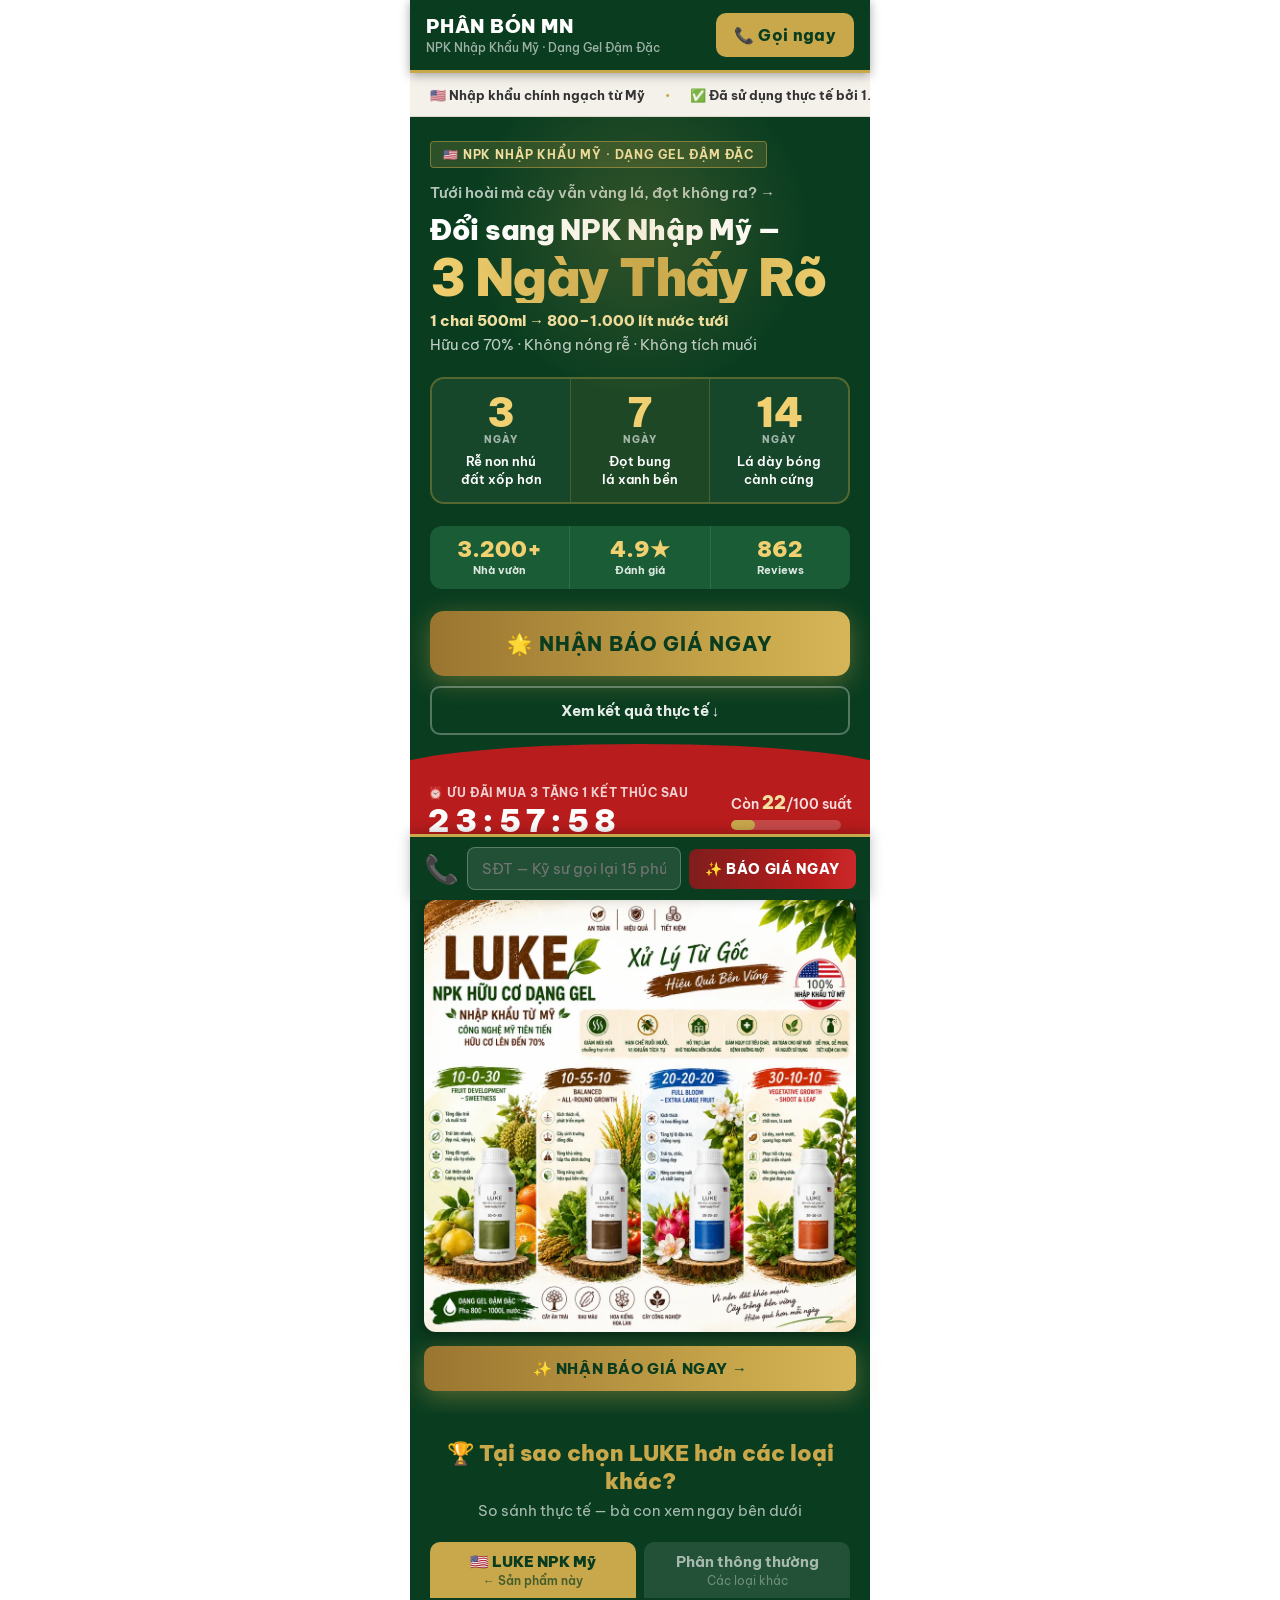
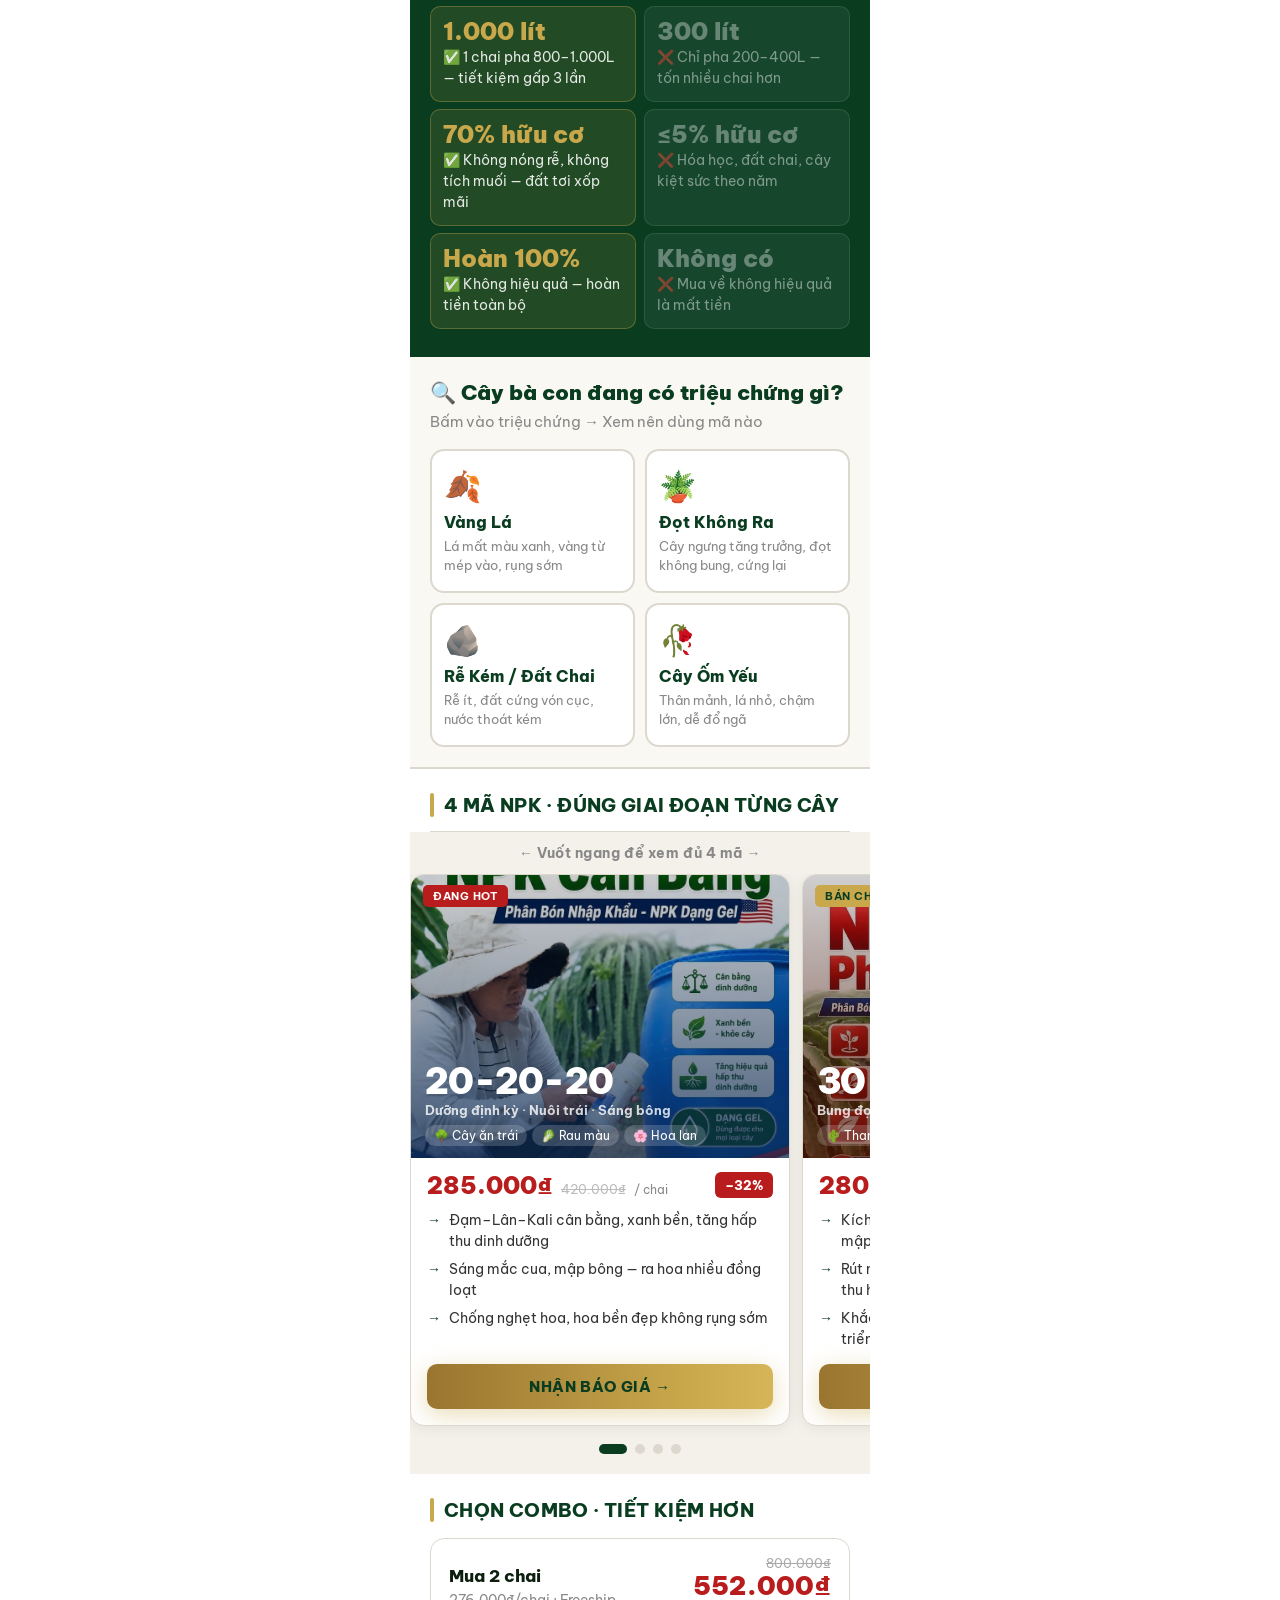
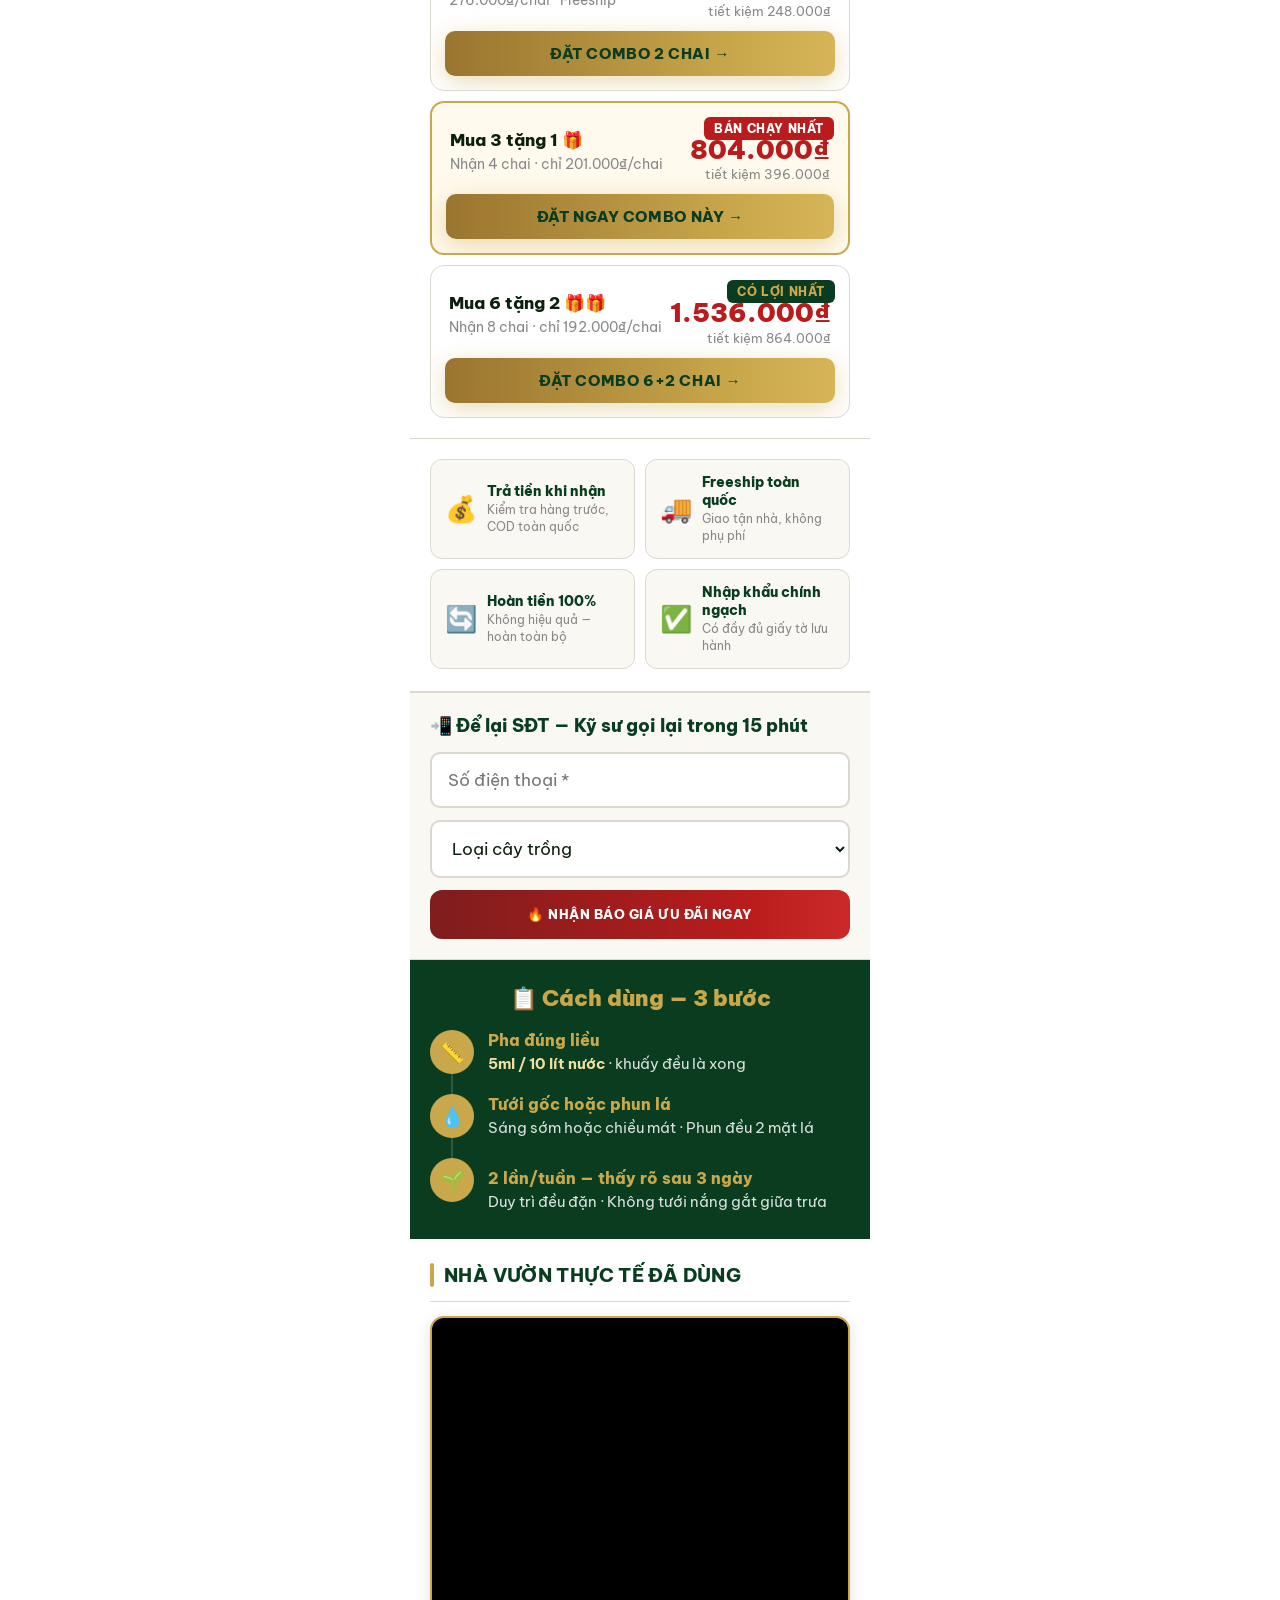
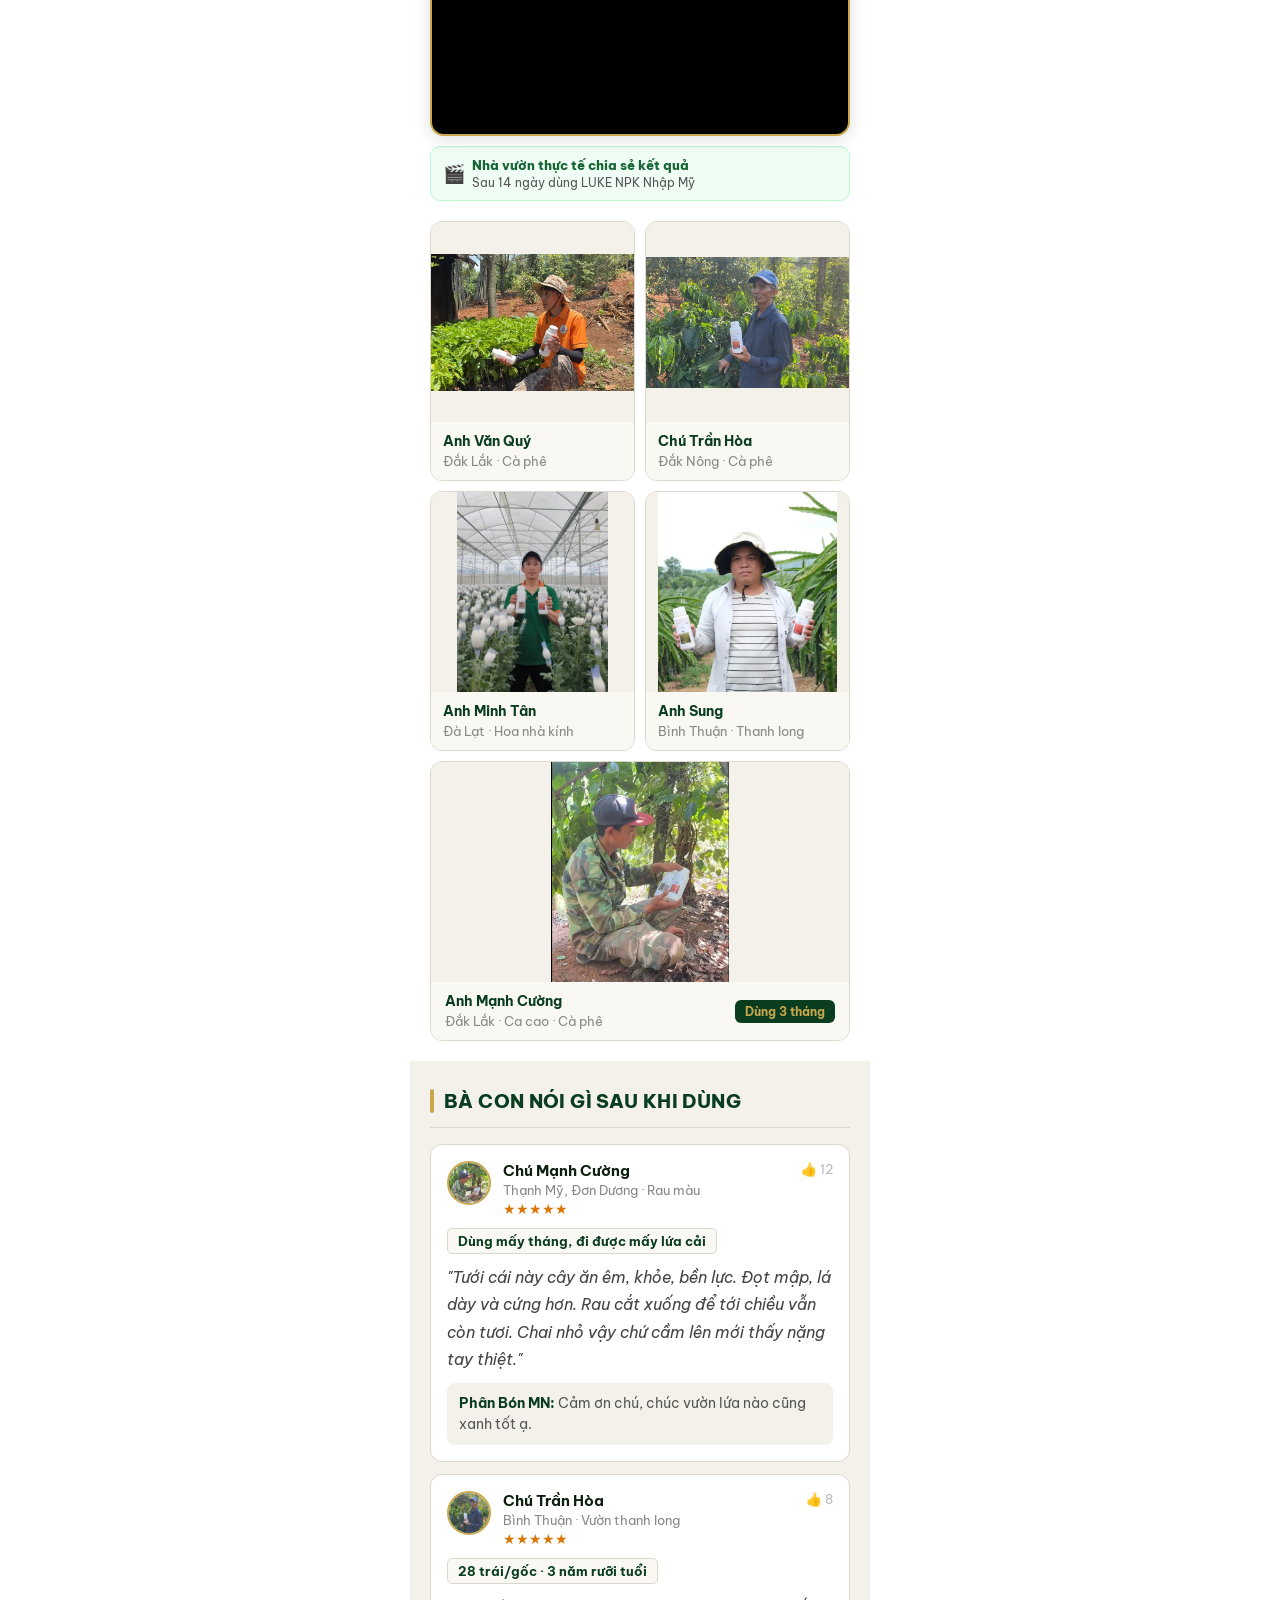
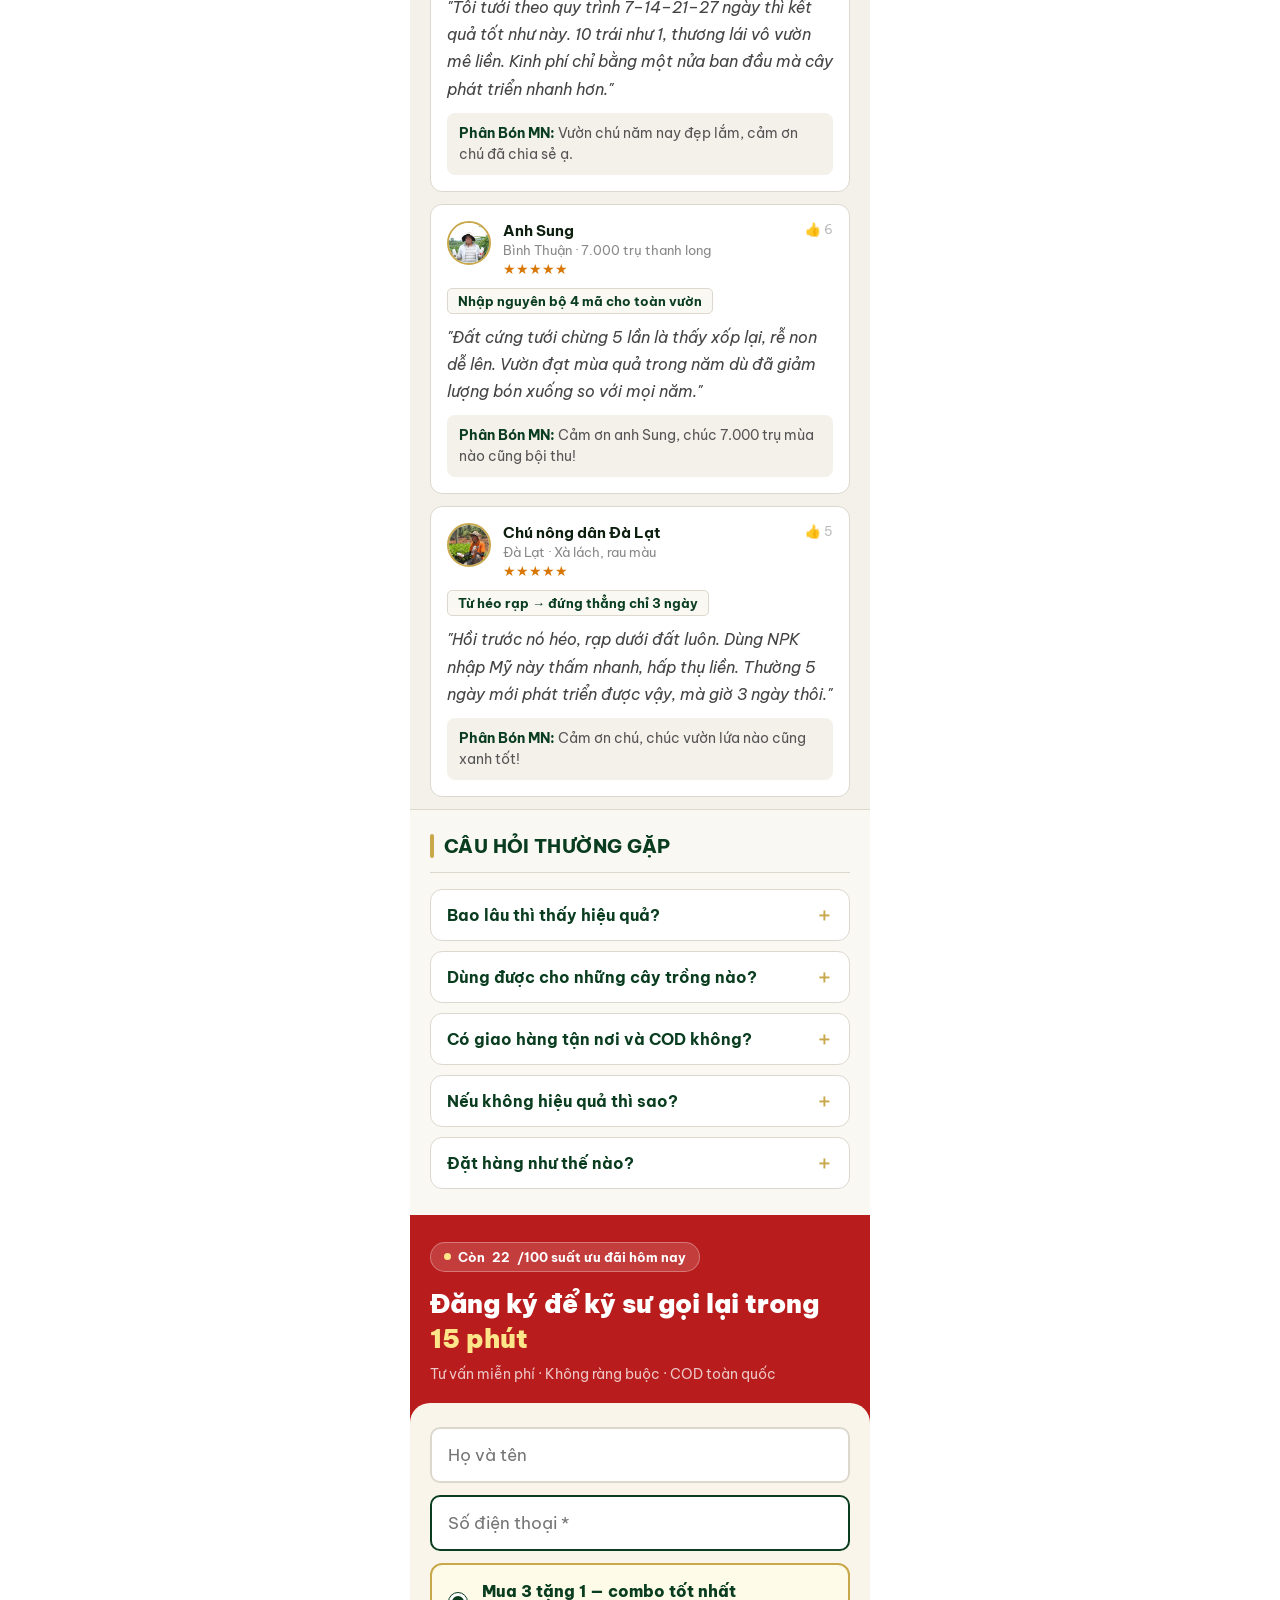
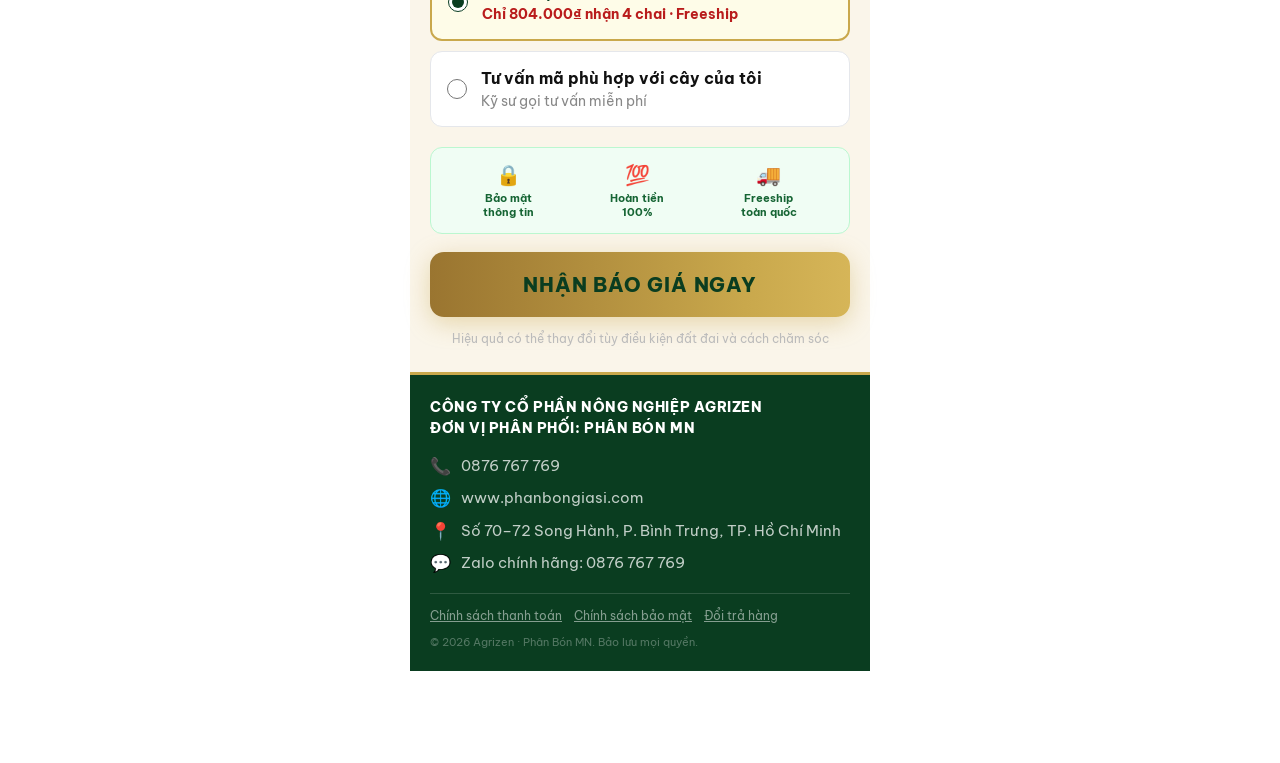
<file: index.html>
<!DOCTYPE html>
<html lang="vi">
<head>
<meta charset="utf-8">
<meta name="viewport" content="width=device-width,initial-scale=1">
<title>LUKE NPK Nhập Khẩu Mỹ – Phân Bón Lá Sầu Riêng | Phân Bón MN</title>
<meta name="description" content="LUKE NPK nhập khẩu Mỹ, gel hữu cơ 70% – 1 chai pha 800–1.000 lít nước. Rễ non nhú sau 3 ngày, đọt bung sau 7 ngày. Freeship, COD, hoàn tiền 100%.">
<meta name="keywords" content="phân bón NPK, NPK nhập khẩu Mỹ, phân bón lá, LUKE NPK, phân bón sầu riêng, phân bón thanh long, phân bón hữu cơ, phân NPK dạng gel, phân bón giá sỉ">
<link rel="canonical" href="https://phanbongiasi.com/">

<!-- Open Graph (Facebook/Zalo preview) -->
<meta property="og:type" content="website">
<meta property="og:locale" content="vi_VN">
<meta property="og:site_name" content="Phân Bón MN">
<meta property="og:url" content="https://phanbongiasi.com/">
<meta property="og:title" content="LUKE – NPK Nhập Khẩu Mỹ | 3 Ngày Thấy Rõ">
<meta property="og:description" content="NPK nhập khẩu Mỹ, dạng gel hữu cơ 70% — 1 chai pha 800–1.000 lít nước. Freeship, COD toàn quốc, hoàn tiền 100% nếu không hiệu quả.">
<meta property="og:image" content="https://phanbongiasi.com/img/luke_banner.webp">
<meta property="og:image:width" content="900">
<meta property="og:image:height" content="900">

<!-- Twitter Card -->
<meta name="twitter:card" content="summary_large_image">
<meta name="twitter:title" content="LUKE – NPK Nhập Khẩu Mỹ | 3 Ngày Thấy Rõ">
<meta name="twitter:description" content="NPK nhập khẩu Mỹ, dạng gel hữu cơ 70% — 1 chai pha 800–1.000 lít nước. Freeship, COD toàn quốc, hoàn tiền 100% nếu không hiệu quả.">
<meta name="twitter:image" content="https://phanbongiasi.com/img/luke_banner.webp">

<link rel="icon" type="image/png" sizes="32x32" href="/favicon-32.png">
<link rel="icon" type="image/png" sizes="16x16" href="/favicon-16.png">
<link rel="apple-touch-icon" sizes="180x180" href="/apple-touch-icon.png">

<link rel="preconnect" href="https://fonts.googleapis.com">
<link rel="preconnect" href="https://fonts.gstatic.com" crossorigin>
<link href="https://fonts.googleapis.com/css2?family=Be+Vietnam+Pro:wght@400;600;700;800;900&display=swap" rel="stylesheet">
<link rel="stylesheet" href="styles.css">
<!-- Schema Markup -->
<script type="application/ld+json">
{
  "@context": "https://schema.org",
  "@graph": [
    {
      "@type": "Organization",
      "name": "Phân Bón MN",
      "url": "https://phanbongiasi.com",
      "logo": "https://phanbongiasi.com/img/luke_banner.webp",
      "contactPoint": {
        "@type": "ContactPoint",
        "telephone": "+84-876-767-769",
        "contactType": "customer service",
        "areaServed": "VN",
        "availableLanguage": "Vietnamese"
      }
    },
    {
      "@type": "FAQPage",
      "mainEntity": [
        {
          "@type": "Question",
          "name": "Bao lâu thì thấy hiệu quả?",
          "acceptedAnswer": {
            "@type": "Answer",
            "text": "Thường thấy rễ non nhú và đất xốp hơn chỉ sau 3 ngày đầu tiên. Đọt bung đồng loạt sau 7 ngày, lá dày xanh bền sau 14 ngày."
          }
        },
        {
          "@type": "Question",
          "name": "Dùng được cho những cây trồng nào?",
          "acceptedAnswer": {
            "@type": "Answer",
            "text": "Phù hợp với tất cả cây trồng: sầu riêng, thanh long, cam/bưởi, xoài, nhãn, tiêu, cà phê, lúa, rau màu ngắn ngày và cây hoa kiểng."
          }
        },
        {
          "@type": "Question",
          "name": "Có giao hàng tận nơi và COD không?",
          "acceptedAnswer": {
            "@type": "Answer",
            "text": "Có. Freeship toàn quốc, giao tận nhà. Nhận hàng, kiểm tra sản phẩm trước rồi mới thanh toán (COD)."
          }
        },
        {
          "@type": "Question",
          "name": "Nếu không hiệu quả thì sao?",
          "acceptedAnswer": {
            "@type": "Answer",
            "text": "Cam kết hoàn tiền 100% nếu dùng đúng hướng dẫn mà không thấy kết quả. Liên hệ Zalo 0876 767 769, kỹ sư xử lý trong vòng 24 giờ."
          }
        },
        {
          "@type": "Question",
          "name": "Đặt hàng như thế nào?",
          "acceptedAnswer": {
            "@type": "Answer",
            "text": "Điền số điện thoại và loại cây vào form — kỹ sư gọi lại trong 15 phút, tư vấn miễn phí và chốt đơn. Hoặc gọi thẳng 0876 767 769."
          }
        }
      ]
    }
  ]
}
</script>
<!-- Google Tag Manager -->
<script>(function(w,d,s,l,i){w[l]=w[l]||[];w[l].push({'gtm.start':
new Date().getTime(),event:'gtm.js'});var f=d.getElementsByTagName(s)[0],
j=d.createElement(s),dl=l!='dataLayer'?'&l='+l:'';j.async=true;j.src=
'https://www.googletagmanager.com/gtm.js?id='+i+dl;f.parentNode.insertBefore(j,f);
})(window,document,'script','dataLayer','GTM-NM2BVD8K');</script>
<!-- End Google Tag Manager -->
</head>
<body>
<!-- Google Tag Manager (noscript) -->
<noscript><iframe src="https://www.googletagmanager.com/ns.html?id=GTM-NM2BVD8K"
height="0" width="0" style="display:none;visibility:hidden"></iframe></noscript>
<!-- End Google Tag Manager (noscript) -->

<!-- ═══ TOPBAR ═══ -->
<div class="topbar">
  <div class="topbar-brand">
    <div class="topbar-name">PHÂN BÓN MN</div>
    <div class="topbar-tag">NPK Nhập Khẩu Mỹ · Dạng Gel Đậm Đặc</div>
  </div>
  <a href="tel:0876767769" class="topbar-call">📞 Gọi ngay</a>
</div>

<!-- ═══ TRUST BAR TICKER ═══ -->
<div class="ticker-wrap">
  <div class="ticker">
    <span class="ticker-item">🇺🇸 Nhập khẩu chính ngạch từ Mỹ</span>
    <span class="ticker-dot">·</span>
    <span class="ticker-item">✅ Đã sử dụng thực tế bởi 1.000+ nhà vườn</span>
    <span class="ticker-dot">·</span>
    <span class="ticker-item">💯 Cam kết hoàn tiền 100%</span>
    <span class="ticker-dot">·</span>
    <span class="ticker-item">🚚 Freeship toàn quốc</span>
    <span class="ticker-dot">·</span>
    <span class="ticker-item">🌿 Hữu cơ 70% — không nóng rễ</span>
    <span class="ticker-dot">·</span>
    <span class="ticker-item">⏰ Thấy kết quả sau 3 ngày</span>
    <span class="ticker-dot">·</span>
    <span class="ticker-item">🇺🇸 Nhập khẩu chính ngạch từ Mỹ</span>
    <span class="ticker-dot">·</span>
    <span class="ticker-item">✅ Đã sử dụng thực tế bởi 1.000+ nhà vườn</span>
    <span class="ticker-dot">·</span>
    <span class="ticker-item">💯 Cam kết hoàn tiền 100%</span>
    <span class="ticker-dot">·</span>
    <span class="ticker-item">🚚 Freeship toàn quốc</span>
    <span class="ticker-dot">·</span>
    <span class="ticker-item">🌿 Hữu cơ 70% — không nóng rễ</span>
    <span class="ticker-dot">·</span>
    <span class="ticker-item">⏰ Thấy kết quả sau 3 ngày</span>
    <span class="ticker-dot">·</span>
  </div>
</div>

<!-- ═══ HERO ═══ -->
<div class="hero">
  <div class="hero-glow"></div>
  <div class="hero-inner">
    <div class="badge-pill">🇺🇸 NPK NHẬP KHẨU MỸ · DẠNG GEL ĐẬM ĐẶC</div>
    <div class="hero-hook">Tưới hoài mà cây vẫn vàng lá, đọt không ra? →</div>
    <h1 class="hero-h1">Đổi sang NPK Nhập Mỹ —</h1>
    <div class="hero-h1-big">3 Ngày Thấy Rõ</div>
    <div class="hero-sub"><strong>1 chai 500ml → 800–1.000 lít nước tưới</strong><br>Hữu cơ 70% · Không nóng rễ · Không tích muối</div>
  </div>
  <div class="timeline-row">
    <div class="timeline-item">
      <div class="timeline-num">3</div>
      <div class="timeline-unit">NGÀY</div>
      <div class="timeline-desc">Rễ non nhú<br>đất xốp hơn</div>
    </div>
    <div class="timeline-item timeline-item--alt">
      <div class="timeline-num">7</div>
      <div class="timeline-unit">NGÀY</div>
      <div class="timeline-desc">Đọt bung<br>lá xanh bền</div>
    </div>
    <div class="timeline-item">
      <div class="timeline-num">14</div>
      <div class="timeline-unit">NGÀY</div>
      <div class="timeline-desc">Lá dày bóng<br>cành cứng</div>
    </div>
  </div>
  <div class="stats-row">
    <div class="stat-item">
      <div class="stat-num">3.200+</div>
      <div class="stat-label">Nhà vườn</div>
    </div>
    <div class="stat-item">
      <div class="stat-num">4.9★</div>
      <div class="stat-label">Đánh giá</div>
    </div>
    <div class="stat-item">
      <div class="stat-num">862</div>
      <div class="stat-label">Reviews</div>
    </div>
  </div>
  <div class="hero-ctas">
    <button type="button" class="js-open-popup btn btn-primary btn-lg">🌟 NHẬN BÁO GIÁ NGAY</button>
    <a href="#proof" class="btn btn-outline btn-sm">Xem kết quả thực tế ↓</a>
  </div>
  <div class="hero-curve"></div>
</div>

<!-- ═══ URGENCY ═══ -->
<div class="urgency">
  <div>
    <div class="urgency-label">⏰ ƯU ĐÃI MUA 3 TẶNG 1 KẾT THÚC SAU</div>
    <div id="countdown" class="countdown">23:59:59</div>
  </div>
  <div class="stock-wrap">
    <div class="stock-text">Còn <span id="stock" class="stock-num">22</span>/100 suất</div>
    <div class="stock-bar"><div class="stock-bar-fill"></div></div>
  </div>
</div>

<!-- ═══ PRODUCT SHOWCASE ═══ -->
<div class="showcase">
  <div class="showcase-header">
    <div class="showcase-header-bar"></div>
    <div class="showcase-header-text">Bộ 4 mã NPK nhập Mỹ · Toàn bộ giai đoạn</div>
  </div>
  <div class="showcase-img-wrap">
    <img src="img/luke_banner.webp" alt="LUKE NPK Hữu Cơ Dạng Gel – Bộ 4 mã" class="showcase-img" loading="lazy">
  </div>
  <div class="showcase-cta-wrap">
    <button type="button" class="js-open-popup btn btn-primary btn-sm">✨ Nhận báo giá ngay →</button>
  </div>
</div>

<!-- ═══ SO SÁNH ĐỐI THỦ ═══ -->
<div class="compare">
  <div class="compare-head">
    <div class="compare-title">🏆 Tại sao chọn LUKE hơn các loại khác?</div>
    <div class="compare-sub">So sánh thực tế — bà con xem ngay bên dưới</div>
  </div>
  <div class="compare-cols">
    <div class="compare-col-head compare-col-head--us">
      <div class="compare-col-head-title">🇺🇸 LUKE NPK Mỹ</div>
      <div class="compare-col-head-sub">← Sản phẩm này</div>
    </div>
    <div class="compare-col-head compare-col-head--them">
      <div class="compare-col-head-title">Phân thông thường</div>
      <div class="compare-col-head-sub">Các loại khác</div>
    </div>
  </div>
  <div class="compare-row">
    <div class="compare-cell compare-cell--us">
      <div class="compare-num">1.000 lít</div>
      <div class="compare-text">✅ 1 chai pha 800–1.000L — tiết kiệm gấp 3 lần</div>
    </div>
    <div class="compare-cell compare-cell--them">
      <div class="compare-num">300 lít</div>
      <div class="compare-text">❌ Chỉ pha 200–400L — tốn nhiều chai hơn</div>
    </div>
  </div>
  <div class="compare-row">
    <div class="compare-cell compare-cell--us">
      <div class="compare-num">70% hữu cơ</div>
      <div class="compare-text">✅ Không nóng rễ, không tích muối — đất tơi xốp mãi</div>
    </div>
    <div class="compare-cell compare-cell--them">
      <div class="compare-num">≤5% hữu cơ</div>
      <div class="compare-text">❌ Hóa học, đất chai, cây kiệt sức theo năm</div>
    </div>
  </div>
  <div class="compare-row" style="margin-bottom:0">
    <div class="compare-cell compare-cell--us">
      <div class="compare-num">Hoàn 100%</div>
      <div class="compare-text">✅ Không hiệu quả — hoàn tiền toàn bộ</div>
    </div>
    <div class="compare-cell compare-cell--them">
      <div class="compare-num">Không có</div>
      <div class="compare-text">❌ Mua về không hiệu quả là mất tiền</div>
    </div>
  </div>
</div>

<!-- ═══ SYMPTOM SELECTOR ═══ -->
<div id="trieu-chung" class="symptom">
  <div class="symptom-title">🔍 Cây bà con đang có triệu chứng gì?</div>
  <div class="symptom-sub">Bấm vào triệu chứng → Xem nên dùng mã nào</div>
  <div class="symptom-grid">
    <button data-sym-btn="0" type="button" class="symptom-btn">
      <div class="symptom-emoji">🍂</div>
      <div class="sym-title">Vàng Lá</div>
      <div class="sym-desc">Lá mất màu xanh, vàng từ mép vào, rụng sớm</div>
    </button>
    <button data-sym-btn="1" type="button" class="symptom-btn">
      <div class="symptom-emoji">🪴</div>
      <div class="sym-title">Đọt Không Ra</div>
      <div class="sym-desc">Cây ngưng tăng trưởng, đọt không bung, cứng lại</div>
    </button>
    <button data-sym-btn="2" type="button" class="symptom-btn">
      <div class="symptom-emoji">🪨</div>
      <div class="sym-title">Rễ Kém / Đất Chai</div>
      <div class="sym-desc">Rễ ít, đất cứng vón cục, nước thoát kém</div>
    </button>
    <button data-sym-btn="3" type="button" class="symptom-btn">
      <div class="symptom-emoji">🥀</div>
      <div class="sym-title">Cây Ốm Yếu</div>
      <div class="sym-desc">Thân mảnh, lá nhỏ, chậm lớn, dễ đổ ngã</div>
    </button>
  </div>
  <div id="symRecBlock" class="symptom-rec">
    <div class="symptom-rec-label">💡 <span id="symRecName"></span> — Nên dùng:</div>
    <div id="symRecText" class="symptom-rec-text"></div>
    <div class="symptom-rec-ctas">
      <a href="#form" class="btn btn-primary btn-sm" style="flex:1">Đặt ngay →</a>
      <a href="tel:0876767769" class="btn btn-outline btn-sm" style="width:auto;flex:0 0 auto">Hỏi kỹ sư</a>
    </div>
  </div>
</div>

<!-- ═══ PRODUCTS ═══ -->
<div id="products">
  <div class="section-header">
    <div class="section-header-bar"></div>
    <h2>4 mã NPK · Đúng giai đoạn từng cây</h2>
  </div>
  <div class="section-rule"></div>
  <div class="products-section">
    <div class="carousel-hint">← Vuốt ngang để xem đủ 4 mã →</div>
    <div id="carousel">

      <!-- Card 1: 20-20-20 -->
      <div data-card="1" class="product-card">
        <div class="product-media">
          <img src="img/npk_can_bang.webp" alt="LUKE 20-20-20" loading="lazy">
          <div class="product-media-overlay" style="background:linear-gradient(to bottom,rgba(0,0,0,.18) 0%,rgba(10,40,80,.75) 100%)"></div>
          <div class="product-badge product-badge--hot">ĐANG HOT</div>
          <div class="product-media-text">
            <div class="product-formula">20-20-20</div>
            <div class="product-usecase">Dưỡng định kỳ · Nuôi trái · Sáng bông</div>
            <div class="crop-tags">
              <span class="crop-tag">🌳 Cây ăn trái</span>
              <span class="crop-tag">🥬 Rau màu</span>
              <span class="crop-tag">🌸 Hoa lan</span>
            </div>
          </div>
        </div>
        <div class="product-info">
          <div class="price-row">
            <div class="price-group">
              <span class="price-now">285.000₫</span>
              <span class="price-old">420.000₫</span>
              <span class="price-unit">/ chai</span>
            </div>
            <span class="price-discount">–32%</span>
          </div>
          <ul class="product-features">
            <li>Đạm–Lân–Kali cân bằng, xanh bền, tăng hấp thu dinh dưỡng</li>
            <li>Sáng mắc cua, mập bông — ra hoa nhiều đồng loạt</li>
            <li>Chống nghẹt hoa, hoa bền đẹp không rụng sớm</li>
          </ul>
          <button type="button" class="js-open-popup btn btn-primary btn-sm">Nhận báo giá →</button>
        </div>
      </div>

      <!-- Card 2: 30-10-10 -->
      <div class="product-card">
        <div class="product-media">
          <img src="img/proof4.webp" alt="LUKE 30-10-10" style="object-position:top" loading="lazy">
          <div class="product-media-overlay" style="background:linear-gradient(to bottom,rgba(0,0,0,.18) 0%,rgba(80,20,5,.75) 100%)"></div>
          <div class="product-badge product-badge--bestseller">BÁN CHẠY #1</div>
          <div class="product-media-text">
            <div class="product-formula">30-10-10</div>
            <div class="product-usecase">Bung đọt · Phục hồi · Kích bật mầm</div>
            <div class="crop-tags">
              <span class="crop-tag">🌵 Thanh long</span>
              <span class="crop-tag">🥬 Rau màu</span>
              <span class="crop-tag">🌾 Lúa</span>
            </div>
          </div>
        </div>
        <div class="product-info">
          <div class="price-row">
            <div class="price-group">
              <span class="price-now">280.000₫</span>
              <span class="price-old">400.000₫</span>
              <span class="price-unit">/ chai</span>
            </div>
            <span class="price-discount">–30%</span>
          </div>
          <ul class="product-features">
            <li>Kích bật mầm mạnh, bung đọt đồng loạt — đọt mập, lá xanh dày</li>
            <li>Rút ngắn kiến thiết cơ bản, phục hồi nhanh sau thu hoạch</li>
            <li>Khắc phục nghẹn đọt, đọt ra lọt xọt kém phát triển</li>
          </ul>
          <button type="button" class="js-open-popup btn btn-primary btn-sm">Nhận báo giá →</button>
        </div>
      </div>

      <!-- Card 3: 10-55-10 -->
      <div class="product-card">
        <div class="product-media">
          <img src="img/npk_kich_hoa.webp" alt="LUKE 10-55-10" style="object-position:top" loading="lazy">
          <div class="product-media-overlay" style="background:linear-gradient(to bottom,rgba(0,0,0,.18) 0%,rgba(60,30,10,.78) 100%)"></div>
          <div class="product-media-text">
            <div class="product-formula">10-55-10</div>
            <div class="product-usecase">Kéo mắc cua · Ra hoa · Đánh thức mầm ngủ</div>
            <div class="crop-tags">
              <span class="crop-tag">🌳 Sầu riêng</span>
              <span class="crop-tag">🍊 Cam/Bưởi</span>
              <span class="crop-tag">🌵 Thanh long</span>
            </div>
          </div>
        </div>
        <div class="product-info">
          <div class="price-row">
            <div class="price-group">
              <span class="price-now">280.000₫</span>
              <span class="price-old">400.000₫</span>
              <span class="price-unit">/ chai</span>
            </div>
            <span class="price-discount">–30%</span>
          </div>
          <ul class="product-features">
            <li>Lân cao 55 — kích rễ mạnh, kéo mắc cua, tược bông dài đẹp</li>
            <li>Sáng mắc cua, mập bông — đánh thức mầm hoa đang ngủ</li>
            <li>Chống khô hoa, đen hoa, rụng hoa — hoa bền sức sống</li>
          </ul>
          <button type="button" class="js-open-popup btn btn-primary btn-sm">Nhận báo giá →</button>
        </div>
      </div>

      <!-- Card 4: 10-0-30 -->
      <div class="product-card">
        <div class="product-media">
          <img src="img/npk_nuoi_trai.webp" alt="LUKE 10-0-30" style="object-position:top" loading="lazy">
          <div class="product-media-overlay" style="background:linear-gradient(to bottom,rgba(0,0,0,.18) 0%,rgba(5,40,20,.78) 100%)"></div>
          <div class="product-media-text">
            <div class="product-formula">10-0-30</div>
            <div class="product-usecase">Vào cơm · Tăng độ ngọt · Phá mầm ngủ</div>
            <div class="crop-tags">
              <span class="crop-tag">🌳 Sầu riêng</span>
              <span class="crop-tag">🌵 Thanh long</span>
              <span class="crop-tag">🍊 Cây ăn trái</span>
            </div>
          </div>
        </div>
        <div class="product-info">
          <div class="price-row">
            <div class="price-group">
              <span class="price-now">285.000₫</span>
              <span class="price-old">420.000₫</span>
              <span class="price-unit">/ chai</span>
            </div>
            <span class="price-discount">–32%</span>
          </div>
          <ul class="product-features">
            <li>Kali cao 30 — vào cơm nhanh, dày múi, cơm vàng thơm ngọt</li>
            <li>Phá mầm ngủ, kích mắc cua, kích bông mạnh đồng loạt</li>
            <li>Da trái căng bóng sáng, lên màu đẹp — thương lái ưu tiên mua</li>
          </ul>
          <button type="button" class="js-open-popup btn btn-primary btn-sm">Nhận báo giá →</button>
        </div>
      </div>

    </div>
    <!-- Dots -->
    <div class="dots">
      <button data-dot data-slide="0" type="button" class="dot active" aria-label="Mã 1"></button>
      <button data-dot data-slide="1" type="button" class="dot" aria-label="Mã 2"></button>
      <button data-dot data-slide="2" type="button" class="dot" aria-label="Mã 3"></button>
      <button data-dot data-slide="3" type="button" class="dot" aria-label="Mã 4"></button>
    </div>
  </div>
</div>

<!-- ═══ COMBO ═══ -->
<div class="section-header" style="padding-bottom:8px">
  <div class="section-header-bar"></div>
  <h2>Chọn Combo · Tiết Kiệm Hơn</h2>
</div>
<div class="combo-list">

  <!-- Card 1: Mua 2 chai -->
  <div class="combo-card">
    <div class="combo-row">
      <div>
        <div class="combo-name">Mua 2 chai</div>
        <div class="combo-detail">276.000₫/chai · Freeship</div>
      </div>
      <div class="combo-price">
        <div class="combo-price-old">800.000₫</div>
        <div class="combo-price-now">552.000₫</div>
        <div class="combo-save">tiết kiệm 248.000₫</div>
      </div>
    </div>
    <div class="combo-cta-wrap">
      <button type="button" class="js-open-popup btn btn-primary btn-sm">Đặt combo 2 chai →</button>
    </div>
  </div>

  <!-- Card 2: Mua 3 tặng 1 — BÁN CHẠY NHẤT -->
  <div class="combo-card combo-card--featured">
    <div class="combo-tag combo-tag--hot">BÁN CHẠY NHẤT</div>
    <div class="combo-row">
      <div>
        <div class="combo-name">Mua 3 tặng 1 🎁</div>
        <div class="combo-detail">Nhận 4 chai · chỉ 201.000₫/chai</div>
      </div>
      <div class="combo-price">
        <div class="combo-price-old">1.200.000₫</div>
        <div class="combo-price-now">804.000₫</div>
        <div class="combo-save">tiết kiệm 396.000₫</div>
      </div>
    </div>
    <div class="combo-cta-wrap">
      <button type="button" class="js-open-popup btn btn-primary btn-sm">Đặt ngay combo này →</button>
    </div>
  </div>

  <!-- Card 3: Mua 6 tặng 2 — CÓ LỢI NHẤT -->
  <div class="combo-card">
    <div class="combo-tag combo-tag--value">CÓ LỢI NHẤT</div>
    <div class="combo-row">
      <div>
        <div class="combo-name">Mua 6 tặng 2 🎁🎁</div>
        <div class="combo-detail">Nhận 8 chai · chỉ 192.000₫/chai</div>
      </div>
      <div class="combo-price">
        <div class="combo-price-old">2.400.000₫</div>
        <div class="combo-price-now">1.536.000₫</div>
        <div class="combo-save">tiết kiệm 864.000₫</div>
      </div>
    </div>
    <div class="combo-cta-wrap">
      <button type="button" class="js-open-popup btn btn-primary btn-sm">Đặt combo 6+2 chai →</button>
    </div>
  </div>

</div>

<!-- ═══ TRUST BADGES ═══ -->
<div class="trust-section">
  <div class="trust-grid">
    <div class="trust-item">
      <span class="trust-icon">💰</span>
      <div>
        <div class="trust-title">Trả tiền khi nhận</div>
        <div class="trust-desc">Kiểm tra hàng trước, COD toàn quốc</div>
      </div>
    </div>
    <div class="trust-item">
      <span class="trust-icon">🚚</span>
      <div>
        <div class="trust-title">Freeship toàn quốc</div>
        <div class="trust-desc">Giao tận nhà, không phụ phí</div>
      </div>
    </div>
    <div class="trust-item">
      <span class="trust-icon">🔄</span>
      <div>
        <div class="trust-title">Hoàn tiền 100%</div>
        <div class="trust-desc">Không hiệu quả — hoàn toàn bộ</div>
      </div>
    </div>
    <div class="trust-item">
      <span class="trust-icon">✅</span>
      <div>
        <div class="trust-title">Nhập khẩu chính ngạch</div>
        <div class="trust-desc">Có đầy đủ giấy tờ lưu hành</div>
      </div>
    </div>
  </div>
</div>

<!-- ═══ MINI FORM ═══ -->
<form id="miniForm" class="mini-form">
  <div class="mini-form-title">📲 Để lại SĐT — Kỹ sư gọi lại trong 15 phút</div>
  <label for="miniPhone" class="sr-only">Số điện thoại</label>
  <input type="tel" placeholder="Số điện thoại *" id="miniPhone" class="field-input" inputmode="numeric" maxlength="12" autocomplete="tel" aria-describedby="miniPhoneError">
  <div id="miniPhoneError" class="field-error" role="alert"></div>
  <label for="miniCrop" class="sr-only">Loại cây trồng</label>
  <select id="miniCrop" class="field-input">
    <option value="" disabled selected>Loại cây trồng</option>
    <option>Sầu riêng</option><option>Thanh long</option><option>Bưởi / Cam / Quýt</option><option>Xoài / Nhãn</option><option>Tiêu / Cà phê</option><option>Rau màu ngắn ngày</option><option>Lúa</option><option>Đại lý / Cửa hàng</option>
  </select>
  <button id="miniBtn" type="submit" data-action="mini-submit" class="btn btn-urgent">🔥 Nhận báo giá ưu đãi ngay</button>
</form>

<!-- ═══ HƯỚNG DẪN SỬ DỤNG ═══ -->
<div class="steps-section">
  <div class="steps-title">📋 Cách dùng — 3 bước</div>
  <div>
    <div class="step-row">
      <div class="step-icon-col">
        <div class="step-icon">📏</div>
        <div class="step-connector"></div>
      </div>
      <div class="step-body">
        <div class="step-title">Pha đúng liều</div>
        <div class="step-desc"><strong>5ml / 10 lít nước</strong> · khuấy đều là xong</div>
      </div>
    </div>
    <div class="step-row">
      <div class="step-icon-col">
        <div class="step-icon">💧</div>
        <div class="step-connector"></div>
      </div>
      <div class="step-body">
        <div class="step-title">Tưới gốc hoặc phun lá</div>
        <div class="step-desc">Sáng sớm hoặc chiều mát · Phun đều 2 mặt lá</div>
      </div>
    </div>
    <div class="step-row">
      <div class="step-icon-col">
        <div class="step-icon">🌱</div>
      </div>
      <div class="step-body step-body--last">
        <div class="step-title">2 lần/tuần — thấy rõ sau 3 ngày</div>
        <div class="step-desc">Duy trì đều đặn · Không tưới nắng gắt giữa trưa</div>
      </div>
    </div>
  </div>
</div>

<!-- ═══ PROOF PHOTOS ═══ -->
<div id="proof" class="section-header">
  <div class="section-header-bar"></div>
  <h2>Nhà vườn thực tế đã dùng</h2>
</div>
<div class="section-rule"></div>

<!-- Video testimonial -->
<div class="proof-video-wrap">
  <div class="proof-video">
    <div id="proofVideo" class="proof-video-target" data-video-id="fxyyUrHHAmU"></div>
    <button type="button" id="proofVideoUnmute" class="proof-video-unmute" aria-label="Bật tiếng" style="display:none">🔇 Bật tiếng</button>
  </div>
  <div class="proof-video-caption">
    <span style="font-size:18px">🎬</span>
    <div>
      <div class="proof-video-caption-title">Nhà vườn thực tế chia sẻ kết quả</div>
      <div class="proof-video-caption-sub">Sau 14 ngày dùng LUKE NPK Nhập Mỹ</div>
    </div>
  </div>
</div>

<div class="proof-grid">
  <div class="proof-photo">
    <img src="img/farmer1.webp" alt="Anh Văn Quý" width="400" height="200" loading="lazy">
    <div class="proof-caption">
      <strong class="proof-name">Anh Văn Quý</strong>
      <span class="proof-loc">Đắk Lắk · Cà phê</span>
    </div>
  </div>
  <div class="proof-photo">
    <img src="img/farmer2.webp" alt="Chú Trần Hòa" width="400" height="200" loading="lazy">
    <div class="proof-caption">
      <strong class="proof-name">Chú Trần Hòa</strong>
      <span class="proof-loc">Đắk Nông · Cà phê</span>
    </div>
  </div>
  <div class="proof-photo">
    <img src="img/farmer3.webp" alt="Anh Minh Tân" width="400" height="200" loading="lazy">
    <div class="proof-caption">
      <strong class="proof-name">Anh Minh Tân</strong>
      <span class="proof-loc">Đà Lạt · Hoa nhà kính</span>
    </div>
  </div>
  <div class="proof-photo">
    <img src="img/farmer4.webp" alt="Anh Sung" width="400" height="200" loading="lazy">
    <div class="proof-caption">
      <strong class="proof-name">Anh Sung</strong>
      <span class="proof-loc">Bình Thuận · Thanh long</span>
    </div>
  </div>
  <div class="proof-photo proof-photo--wide">
    <img src="img/farmer5.webp" alt="Anh Mạnh Cường" width="800" height="220" loading="lazy">
    <div class="proof-caption proof-caption--wide">
      <div>
        <strong class="proof-name">Anh Mạnh Cường</strong>
        <span class="proof-loc">Đắk Lắk · Ca cao · Cà phê</span>
      </div>
      <span class="proof-duration">Dùng 3 tháng</span>
    </div>
  </div>
</div>

<!-- ═══ REVIEWS ═══ -->
<div class="reviews-section">
  <div class="section-header">
    <div class="section-header-bar"></div>
    <h2>Bà con nói gì sau khi dùng</h2>
  </div>
  <div class="section-rule" style="margin-bottom:16px"></div>

  <!-- Review 1 -->
  <div class="review-card">
    <div class="review-head">
      <img src="img/farmer5.webp" alt="Chú Mạnh Cường" class="review-avatar" width="44" height="44" loading="lazy">
      <div class="review-meta">
        <div class="review-name">Chú Mạnh Cường</div>
        <div class="review-loc">Thạnh Mỹ, Đơn Dương · Rau màu</div>
        <div class="review-stars">★★★★★</div>
      </div>
      <div class="review-likes">👍 12</div>
    </div>
    <div class="review-tag">Dùng mấy tháng, đi được mấy lứa cải</div>
    <div class="review-text">"Tưới cái này cây ăn êm, khỏe, bền lực. Đọt mập, lá dày và cứng hơn. Rau cắt xuống để tới chiều vẫn còn tươi. Chai nhỏ vậy chứ cầm lên mới thấy nặng tay thiệt."</div>
    <div class="review-reply"><strong>Phân Bón MN:</strong> Cảm ơn chú, chúc vườn lứa nào cũng xanh tốt ạ.</div>
  </div>

  <!-- Review 2 -->
  <div class="review-card">
    <div class="review-head">
      <img src="img/farmer2.webp" alt="Chú Trần Hòa" class="review-avatar" width="44" height="44" loading="lazy">
      <div class="review-meta">
        <div class="review-name">Chú Trần Hòa</div>
        <div class="review-loc">Bình Thuận · Vườn thanh long</div>
        <div class="review-stars">★★★★★</div>
      </div>
      <div class="review-likes">👍 8</div>
    </div>
    <div class="review-tag">28 trái/gốc · 3 năm rưỡi tuổi</div>
    <div class="review-text">"Tôi tưới theo quy trình 7–14–21–27 ngày thì kết quả tốt như này. 10 trái như 1, thương lái vô vườn mê liền. Kinh phí chỉ bằng một nửa ban đầu mà cây phát triển nhanh hơn."</div>
    <div class="review-reply"><strong>Phân Bón MN:</strong> Vườn chú năm nay đẹp lắm, cảm ơn chú đã chia sẻ ạ.</div>
  </div>

  <!-- Review 3 -->
  <div class="review-card">
    <div class="review-head">
      <img src="img/farmer4.webp" alt="Anh Sung" class="review-avatar" width="44" height="44" loading="lazy">
      <div class="review-meta">
        <div class="review-name">Anh Sung</div>
        <div class="review-loc">Bình Thuận · 7.000 trụ thanh long</div>
        <div class="review-stars">★★★★★</div>
      </div>
      <div class="review-likes">👍 6</div>
    </div>
    <div class="review-tag">Nhập nguyên bộ 4 mã cho toàn vườn</div>
    <div class="review-text">"Đất cứng tưới chừng 5 lần là thấy xốp lại, rễ non dễ lên. Vườn đạt mùa quả trong năm dù đã giảm lượng bón xuống so với mọi năm."</div>
    <div class="review-reply"><strong>Phân Bón MN:</strong> Cảm ơn anh Sung, chúc 7.000 trụ mùa nào cũng bội thu!</div>
  </div>

  <!-- Review 4 -->
  <div class="review-card">
    <div class="review-head">
      <img src="img/farmer1.webp" alt="Chú nông dân Đà Lạt" class="review-avatar" width="44" height="44" loading="lazy">
      <div class="review-meta">
        <div class="review-name">Chú nông dân Đà Lạt</div>
        <div class="review-loc">Đà Lạt · Xà lách, rau màu</div>
        <div class="review-stars">★★★★★</div>
      </div>
      <div class="review-likes">👍 5</div>
    </div>
    <div class="review-tag">Từ héo rạp → đứng thẳng chỉ 3 ngày</div>
    <div class="review-text">"Hồi trước nó héo, rạp dưới đất luôn. Dùng NPK nhập Mỹ này thấm nhanh, hấp thụ liền. Thường 5 ngày mới phát triển được vậy, mà giờ 3 ngày thôi."</div>
    <div class="review-reply"><strong>Phân Bón MN:</strong> Cảm ơn chú, chúc vườn lứa nào cũng xanh tốt!</div>
  </div>
</div>

<!-- ═══ FAQ ═══ -->
<div class="faq-section">
  <div class="section-header" style="padding:0 0 14px;margin-bottom:0">
    <div class="section-header-bar"></div>
    <h2>Câu hỏi thường gặp</h2>
  </div>
  <div class="section-rule" style="margin:0 0 16px"></div>
  <div class="faq-list">

    <details class="faq-item">
      <summary class="faq-question">
        Bao lâu thì thấy hiệu quả?
        <span class="faq-icon">＋</span>
      </summary>
      <div class="faq-answer">Thường thấy rễ non nhú và đất xốp hơn chỉ sau <strong>3 ngày</strong> đầu tiên. Đọt bung đồng loạt sau 7 ngày, lá dày xanh bền sau 14 ngày. Với vườn đất đã chai cứng lâu năm, có thể tưới lặp lại lần 2 sau 7 ngày để thấy rõ hơn.</div>
    </details>

    <details class="faq-item">
      <summary class="faq-question">
        Dùng được cho những cây trồng nào?
        <span class="faq-icon">＋</span>
      </summary>
      <div class="faq-answer">Phù hợp với <strong>tất cả cây trồng</strong>: sầu riêng, thanh long, cam/bưởi, xoài, nhãn, tiêu, cà phê, lúa, rau màu ngắn ngày và cây hoa kiểng. Kỹ sư sẽ tư vấn chọn đúng mã NPK theo giai đoạn phát triển của cây bạn.</div>
    </details>

    <details class="faq-item">
      <summary class="faq-question">
        Có giao hàng tận nơi và COD không?
        <span class="faq-icon">＋</span>
      </summary>
      <div class="faq-answer">Có. Chúng tôi <strong>freeship toàn quốc</strong>, giao tận nhà. Bà con nhận hàng, kiểm tra sản phẩm trước rồi mới thanh toán (COD) — không lo rủi ro mua online.</div>
    </details>

    <details class="faq-item">
      <summary class="faq-question">
        Nếu không hiệu quả thì sao?
        <span class="faq-icon">＋</span>
      </summary>
      <div class="faq-answer">Cam kết <strong class="warn">hoàn tiền 100%</strong> nếu dùng đúng hướng dẫn mà không thấy kết quả. Bà con liên hệ lại qua Zalo 0876 767 769, kỹ sư xử lý trong vòng 24 giờ — không hỏi thêm lý do.</div>
    </details>

    <details class="faq-item">
      <summary class="faq-question">
        Đặt hàng như thế nào?
        <span class="faq-icon">＋</span>
      </summary>
      <div class="faq-answer">Bà con điền số điện thoại và loại cây vào form bên dưới — <strong>kỹ sư gọi lại trong 15 phút</strong>, tư vấn miễn phí và chốt đơn. Hoặc gọi thẳng 0876 767 769 để được hỗ trợ ngay.</div>
    </details>

  </div>
</div>

<!-- ═══ MAIN FORM ═══ -->
<div id="form" class="form-section">
  <div class="form-header">
    <div class="form-badge">
      <span class="form-badge-dot"></span>
      Còn <span id="stockForm">22</span>/100 suất ưu đãi hôm nay
    </div>
    <h2 class="form-h2">Đăng ký để kỹ sư gọi lại trong <em>15 phút</em></h2>
    <p class="form-sub">Tư vấn miễn phí · Không ràng buộc · COD toàn quốc</p>
  </div>
  <form id="mainForm" class="form-card">
    <label for="mainName" class="sr-only">Họ và tên</label>
    <input type="text" id="mainName" placeholder="Họ và tên" class="field-input">
    <label for="mainPhone" class="sr-only">Số điện thoại</label>
    <input type="tel" id="mainPhone" placeholder="Số điện thoại *" class="field-input field-input--accent" inputmode="numeric" maxlength="12" autocomplete="tel" aria-describedby="mainPhoneError">
    <div id="mainPhoneError" class="field-error" role="alert"></div>
    <div class="option-list">
      <label class="option-row option-row--selected">
        <input type="radio" name="opt" value="1" checked>
        <div>
          <div class="option-title">Mua 3 tặng 1 — combo tốt nhất</div>
          <div class="option-sub">Chỉ 804.000₫ nhận 4 chai · Freeship</div>
        </div>
      </label>
      <label class="option-row">
        <input type="radio" name="opt" value="3">
        <div>
          <div class="option-title">Tư vấn mã phù hợp với cây của tôi</div>
          <div class="option-sub">Kỹ sư gọi tư vấn miễn phí</div>
        </div>
      </label>
    </div>
    <div class="form-trust-row">
      <div class="form-trust-item">
        <div class="form-trust-icon">🔒</div>
        <div class="form-trust-label">Bảo mật<br>thông tin</div>
      </div>
      <div class="form-trust-item">
        <div class="form-trust-icon">💯</div>
        <div class="form-trust-label">Hoàn tiền<br>100%</div>
      </div>
      <div class="form-trust-item">
        <div class="form-trust-icon">🚚</div>
        <div class="form-trust-label">Freeship<br>toàn quốc</div>
      </div>
    </div>
    <button id="mainBtn" type="submit" data-action="main-submit" class="btn btn-primary btn-lg">NHẬN BÁO GIÁ NGAY</button>
    <p class="form-disclaimer">Hiệu quả có thể thay đổi tùy điều kiện đất đai và cách chăm sóc</p>
  </form>
</div>

<!-- ═══ FOOTER ═══ -->
<div class="footer">
  <div class="footer-brand">Công ty Cổ phần Nông nghiệp Agrizen<br>Đơn vị phân phối: Phân Bón MN</div>
  <div class="footer-row">
    <span class="footer-icon">📞</span>
    <p class="footer-text"><a href="tel:0876767769">0876 767 769</a></p>
  </div>
  <div class="footer-row">
    <span class="footer-icon">🌐</span>
    <p class="footer-text">www.phanbongiasi.com</p>
  </div>
  <div class="footer-row">
    <span class="footer-icon">📍</span>
    <p class="footer-text">Số 70–72 Song Hành, P. Bình Trưng, TP. Hồ Chí Minh</p>
  </div>
  <div class="footer-row" style="margin-bottom:18px">
    <span class="footer-icon">💬</span>
    <p class="footer-text">Zalo chính hãng: <a href="tel:0876767769">0876 767 769</a></p>
  </div>
  <div class="footer-links">
    <a href="https://www.phanbongiasi.com/chinh-sach-thanh-toan" target="_blank">Chính sách thanh toán</a>
    <a href="https://www.phanbongiasi.com/chinh-sach-bao-mat" target="_blank">Chính sách bảo mật</a>
    <a href="https://www.phanbongiasi.com/chinh-sach-doi-tra" target="_blank">Đổi trả hàng</a>
  </div>
  <div class="footer-copy">© 2026 Agrizen · Phân Bón MN. Bảo lưu mọi quyền.</div>
</div>

<!-- ═══ STICKY BAR ═══ -->
<div class="sticky-bar">
  <div id="stickyPhoneError" class="field-error" role="alert" style="padding:0 14px;margin:6px 0 0;color:#fca5a5"></div>
  <form id="stickyForm" class="sticky-bar-inner">
    <a href="tel:0876767769" class="sticky-call" aria-label="Gọi điện">📞</a>
    <label for="stickyPhone" class="sr-only">Số điện thoại</label>
    <input type="tel" id="stickyPhone" placeholder="SĐT — Kỹ sư gọi lại 15 phút" class="sticky-input" inputmode="numeric" maxlength="12" autocomplete="tel" aria-describedby="stickyPhoneError">
    <button id="stickyBtn" type="submit" data-action="sticky-submit" class="btn btn-urgent">✨ Báo giá ngay</button>
  </form>
</div>

<!-- ═══ POPUP ═══ -->
<div id="popupOverlay" data-action="close-popup" class="popup-overlay">
  <div class="popup-card" onclick="event.stopPropagation()">
    <button type="button" data-action="close-popup" class="popup-close" aria-label="Đóng">×</button>
    <div class="popup-head">
      <div class="popup-eyebrow">🔥 ƯU ĐÃI ĐẶC BIỆT HÔM NAY</div>
      <div class="popup-title">Mua 3 Tặng 1</div>
      <div class="popup-price-line">Chỉ <strong>804K</strong> nhận 4 chai · Freeship · COD</div>
    </div>
    <div class="popup-body">
      <div class="popup-social-proof">
        <div class="popup-avatars">
          <img src="img/farmer5.webp" alt="Nông dân dùng LUKE NPK" width="28" height="28" loading="lazy">
          <img src="img/farmer2.webp" alt="Khách hàng LUKE NPK" width="28" height="28" loading="lazy">
          <img src="img/farmer4.webp" alt="Nhà vườn đặt mua LUKE NPK" width="28" height="28" loading="lazy">
        </div>
        <div class="popup-social-text">3.200+ nhà vườn đã đặt · <span>★★★★★</span> 4.9</div>
      </div>
      <div class="popup-call-note">Kỹ sư gọi xác nhận đơn trong <strong>15 phút</strong></div>
      <form id="popupForm">
        <label for="popupPhone" class="sr-only">Số điện thoại</label>
        <input type="tel" id="popupPhone" placeholder="Số điện thoại của bạn" class="popup-input" inputmode="numeric" maxlength="12" autocomplete="tel" aria-describedby="popupPhoneError">
        <div id="popupPhoneError" class="field-error" role="alert"></div>
        <button id="popupBtn" type="submit" data-action="popup-submit" class="btn btn-primary btn-sm">ĐẶT NGAY — COMBO 3 TẶNG 1</button>
      </form>
      <div class="popup-trust-row">
        <div>🚚 Freeship</div>
        <div>💵 COD</div>
        <div>💯 Hoàn tiền</div>
      </div>
    </div>
  </div>
</div>

<script src="https://www.youtube.com/iframe_api" async></script>
<script src="script.js"></script>
</body>
</html>
</file>
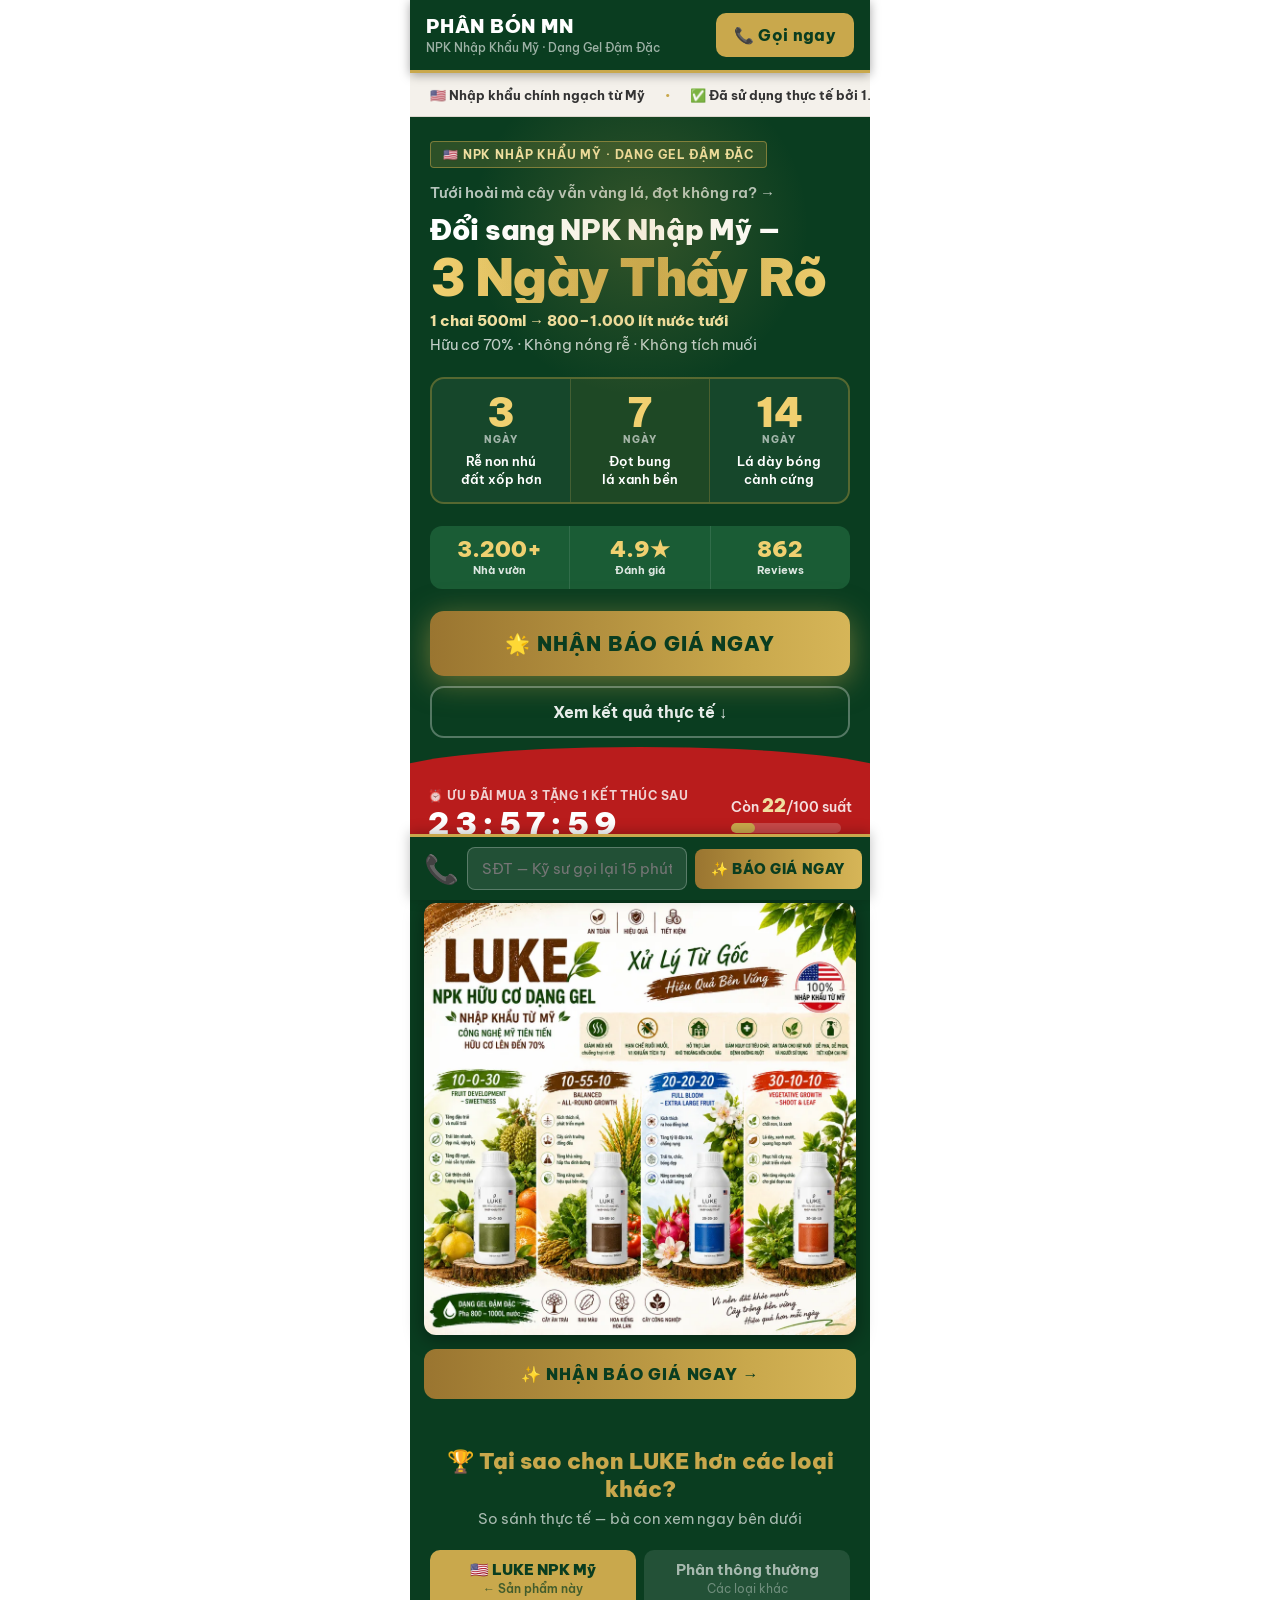
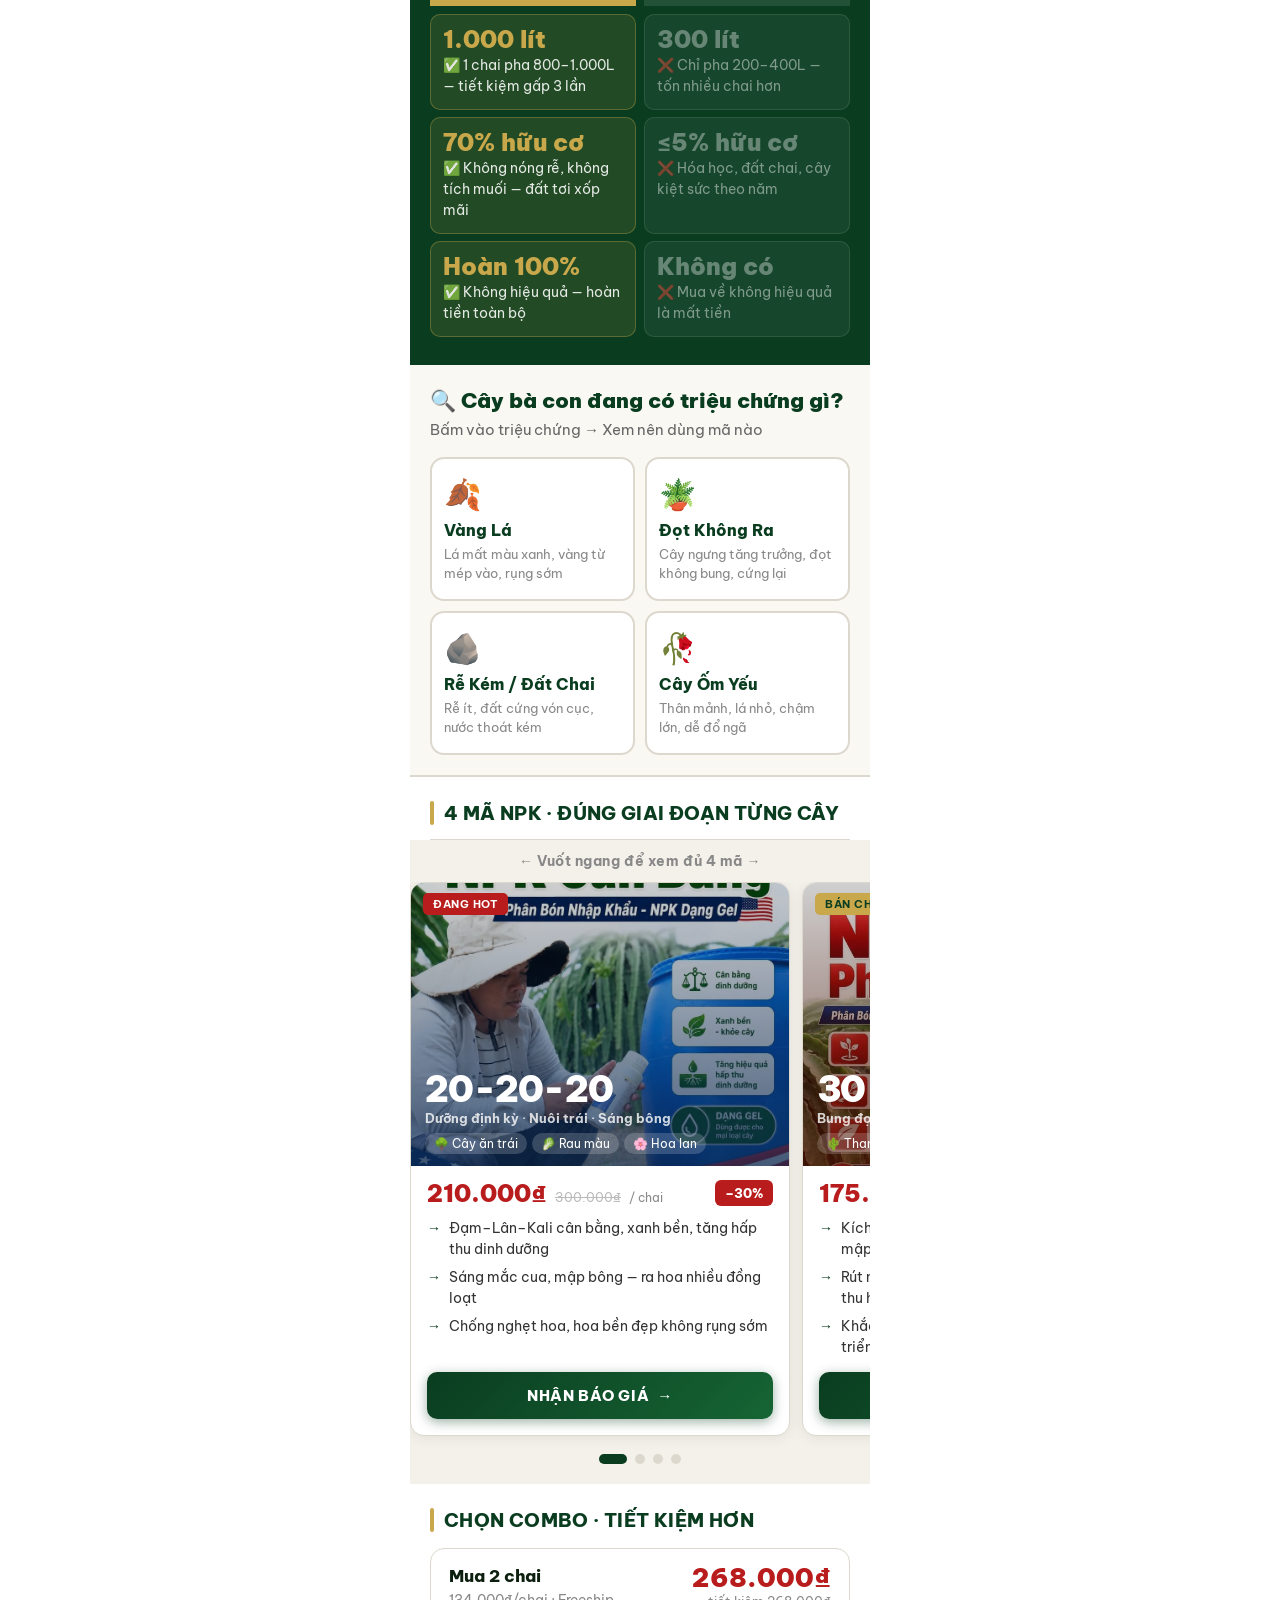
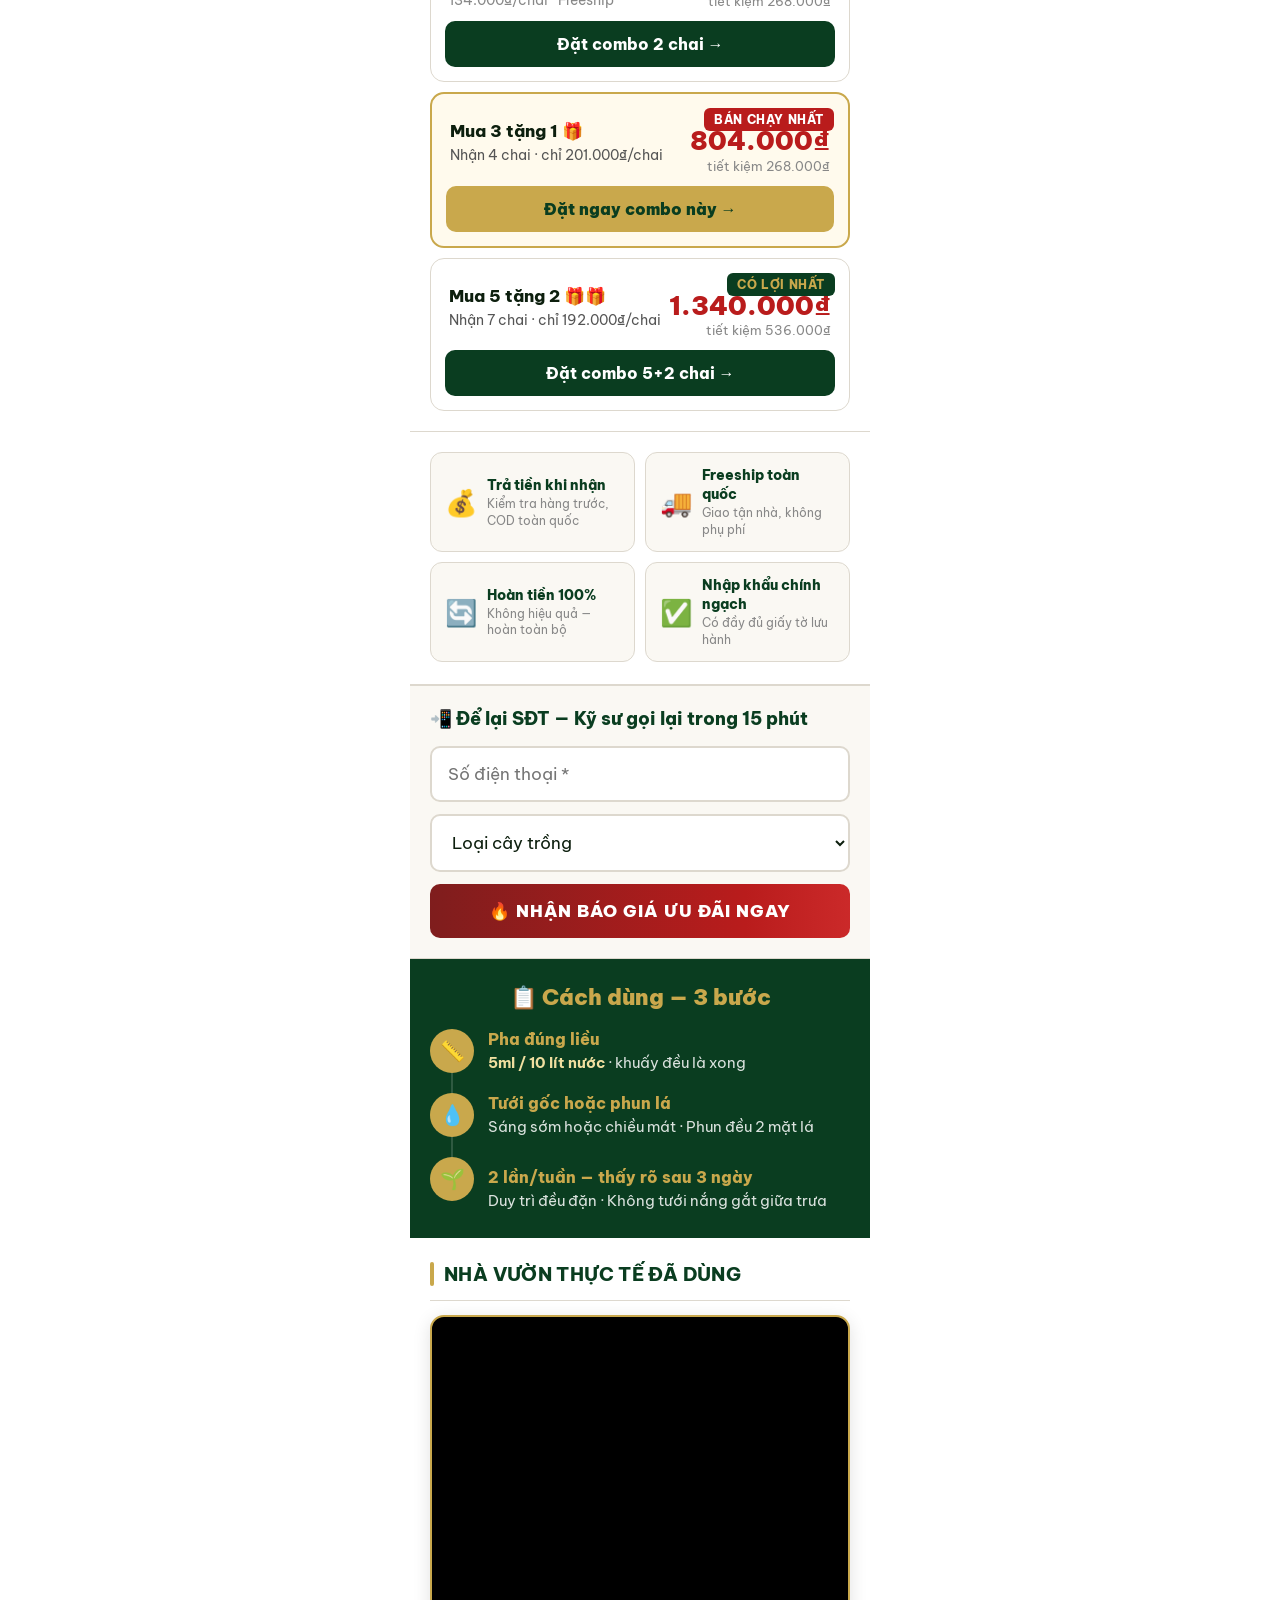
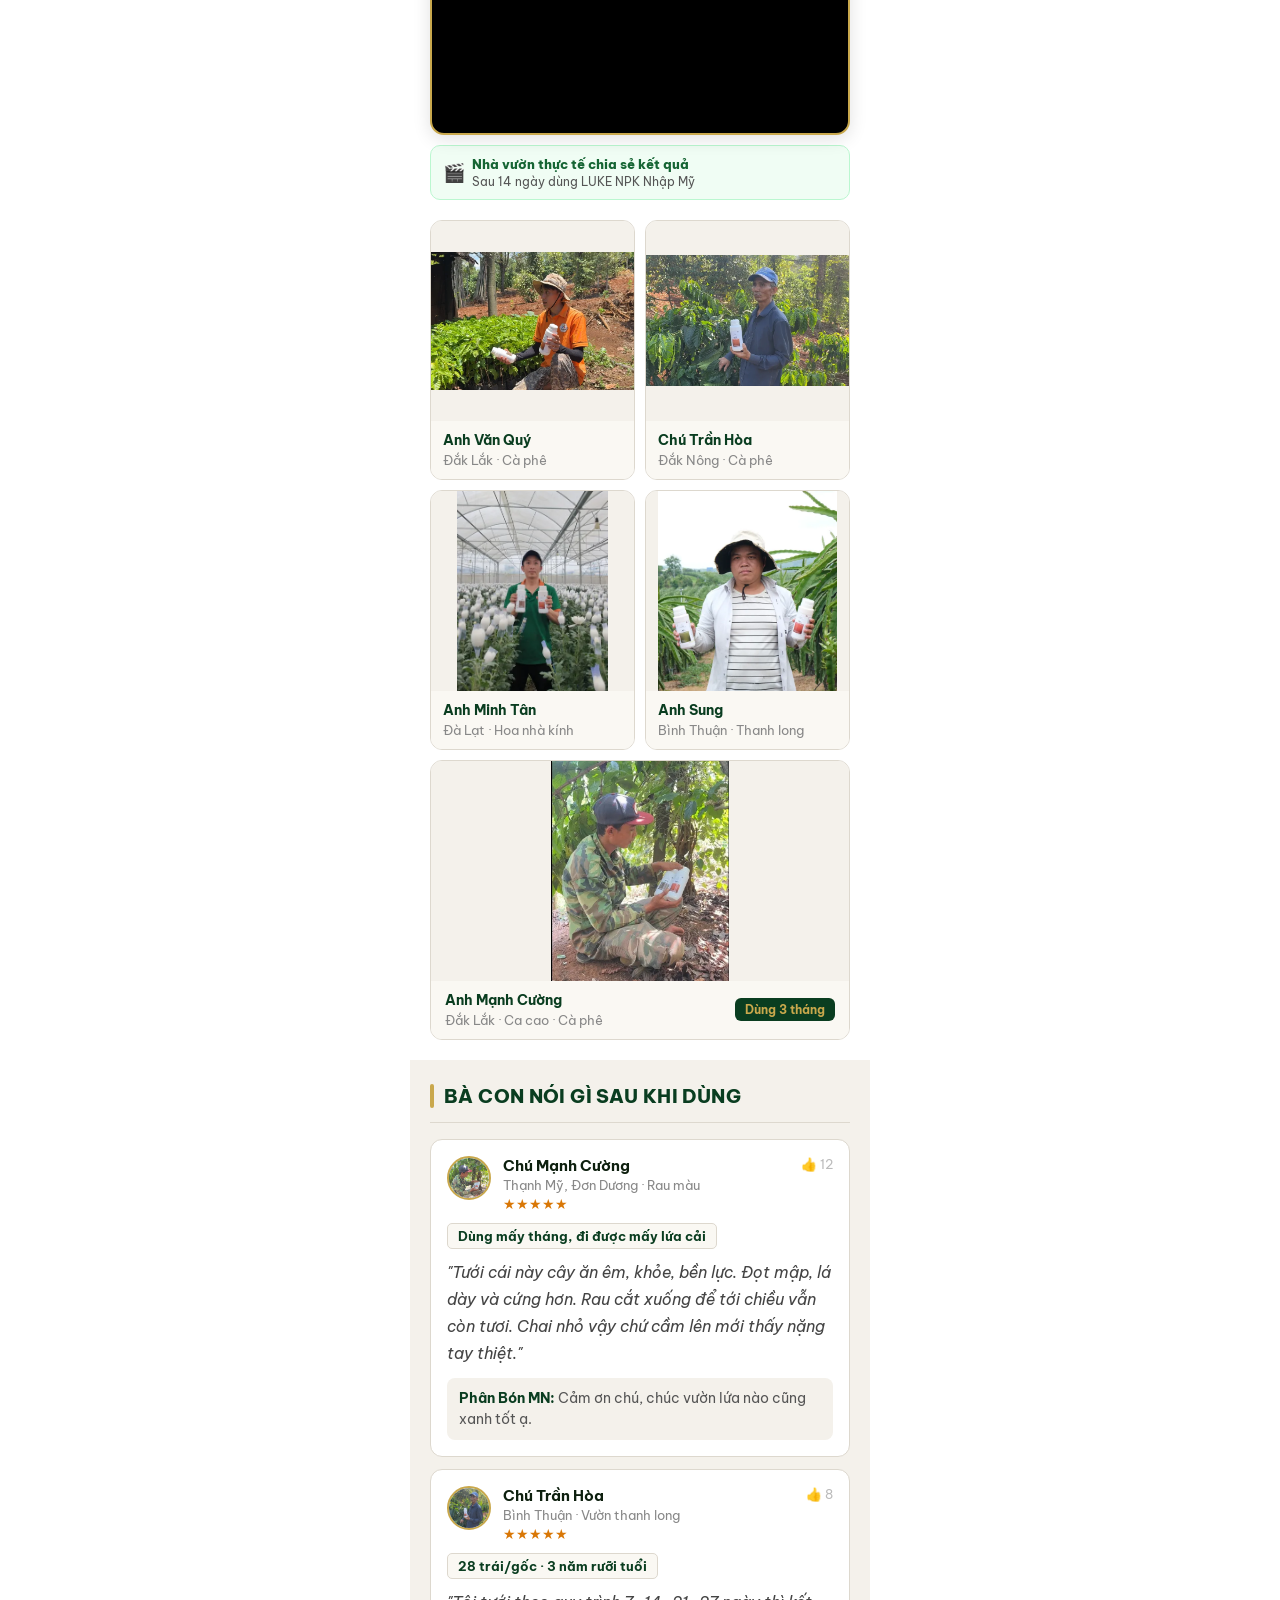
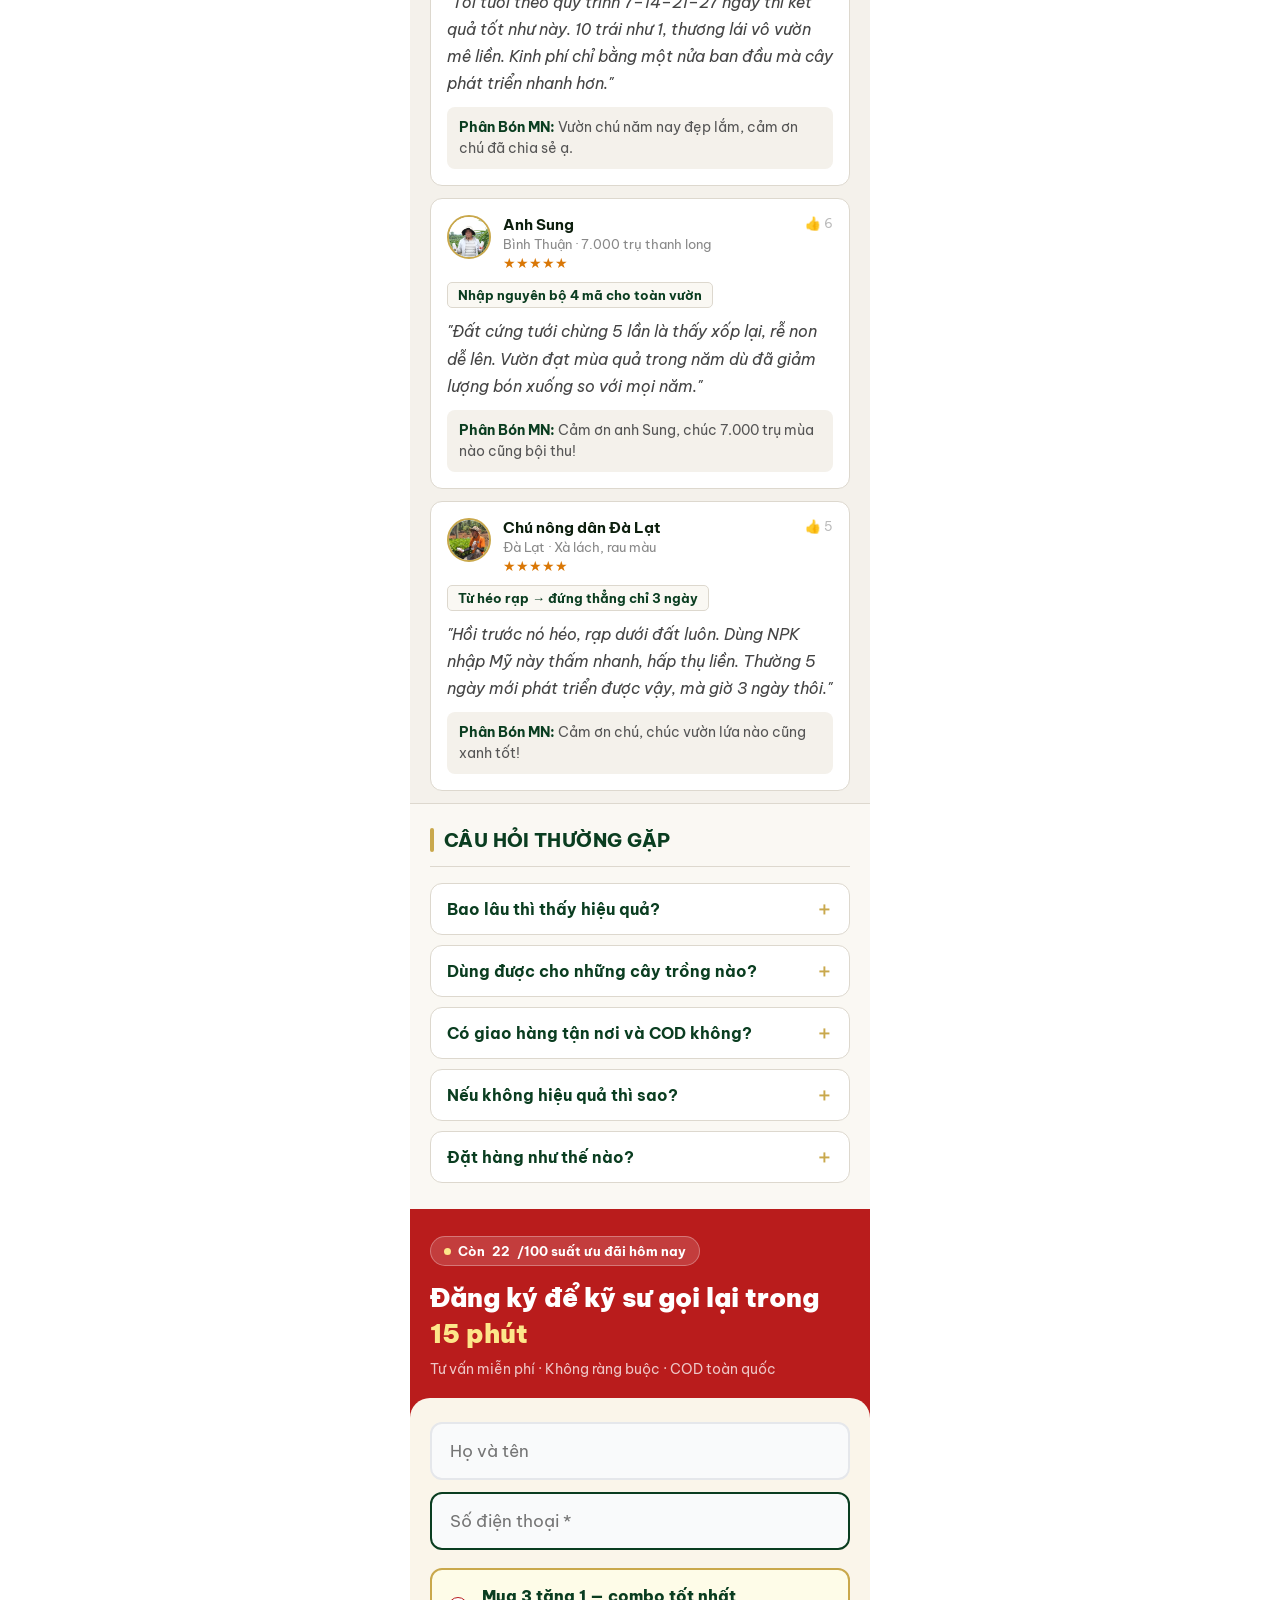
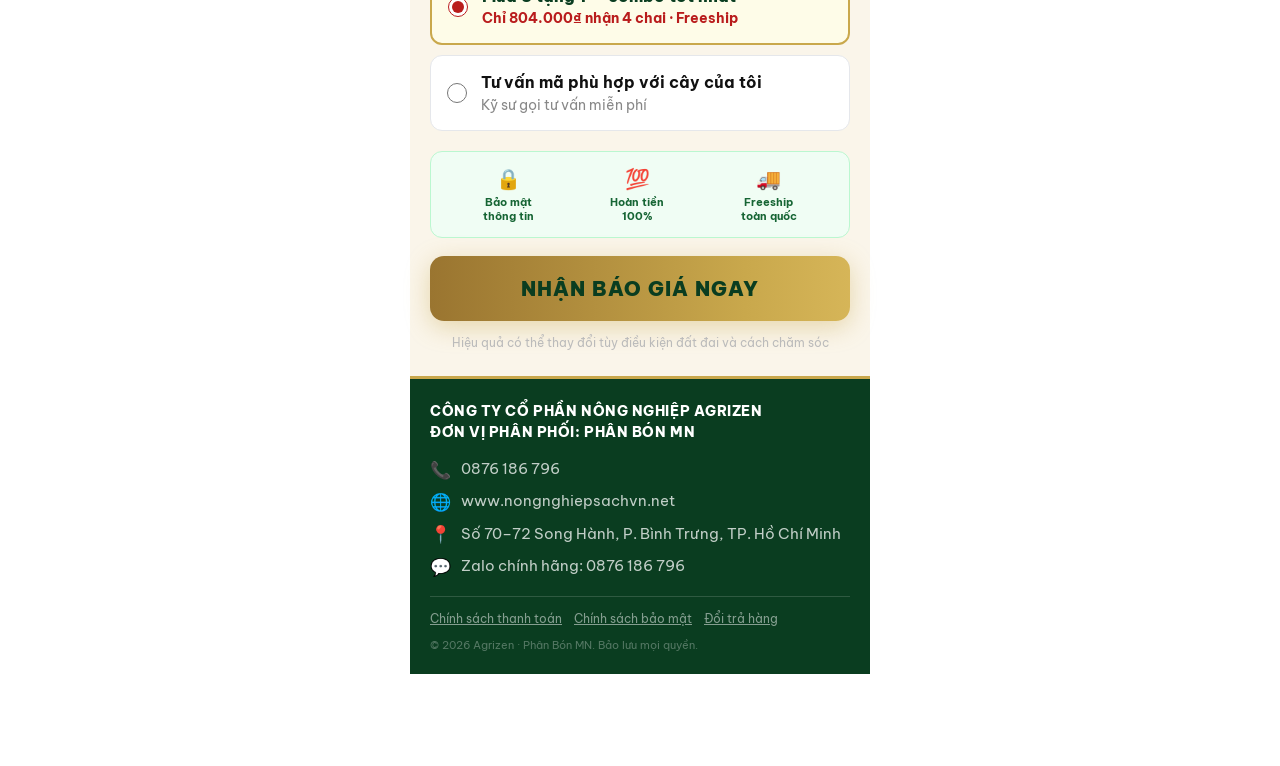
<file: site/index.html>
<!DOCTYPE html>
<html lang="vi">
<head>
<meta charset="utf-8">
<meta name="viewport" content="width=device-width,initial-scale=1,maximum-scale=1,user-scalable=no">
<title>LUKE – NPK Nhập Khẩu Mỹ | Phân Bón MN</title>
<link rel="preconnect" href="https://fonts.googleapis.com">
<link rel="preconnect" href="https://fonts.gstatic.com" crossorigin>
<link href="https://fonts.googleapis.com/css2?family=Be+Vietnam+Pro:wght@400;600;700;800;900&display=swap" rel="stylesheet">
<link rel="stylesheet" href="styles.css">
</head>
<body>

<!-- ═══ TOPBAR ═══ -->
<div style="position:sticky;top:0;z-index:300;background:#0a3d20;display:flex;align-items:center;justify-content:space-between;padding:13px 16px;gap:10px;border-bottom:3px solid #c9a84c;box-shadow:0 2px 10px rgba(0,0,0,.35)">
  <div style="color:#fff;line-height:1.3">
    <div style="font-size:19px;font-weight:900;letter-spacing:.04em">PHÂN BÓN MN</div>
    <div style="font-size:12px;color:rgba(255,255,255,.6);font-weight:500;margin-top:1px">NPK Nhập Khẩu Mỹ · Dạng Gel Đậm Đặc</div>
  </div>
  <a href="tel:0876186796" style="background:#c9a84c;color:#0a3d20;padding:12px 18px;border-radius:10px;font-size:16px;font-weight:800;text-decoration:none;white-space:nowrap;letter-spacing:.02em;display:flex;align-items:center;gap:6px">📞 Gọi ngay</a>
</div>

<!-- ═══ TRUST BAR TICKER ═══ -->
<div style="background:#f4f1eb;border-bottom:1px solid #ddd8ce;overflow:hidden;padding:11px 0">
  <div style="display:inline-flex;align-items:center;gap:0;animation:ticker 22s linear infinite;white-space:nowrap">
    <span style="font-size:13px;font-weight:700;color:#333;padding:0 20px">🇺🇸 Nhập khẩu chính ngạch từ Mỹ</span>
    <span style="color:#c9a84c;font-size:16px;font-weight:900">·</span>
    <span style="font-size:13px;font-weight:700;color:#333;padding:0 20px">✅ Đã sử dụng thực tế bởi 1.000+ nhà vườn</span>
    <span style="color:#c9a84c;font-size:16px;font-weight:900">·</span>
    <span style="font-size:13px;font-weight:700;color:#333;padding:0 20px">💯 Cam kết hoàn tiền 100%</span>
    <span style="color:#c9a84c;font-size:16px;font-weight:900">·</span>
    <span style="font-size:13px;font-weight:700;color:#333;padding:0 20px">🚚 Freeship toàn quốc</span>
    <span style="color:#c9a84c;font-size:16px;font-weight:900">·</span>
    <span style="font-size:13px;font-weight:700;color:#333;padding:0 20px">🌿 Hữu cơ 70% — không nóng rễ</span>
    <span style="color:#c9a84c;font-size:16px;font-weight:900">·</span>
    <span style="font-size:13px;font-weight:700;color:#333;padding:0 20px">⏰ Thấy kết quả sau 3 ngày</span>
    <span style="color:#c9a84c;font-size:16px;font-weight:900">·</span>
    <span style="font-size:13px;font-weight:700;color:#333;padding:0 20px">🇺🇸 Nhập khẩu chính ngạch từ Mỹ</span>
    <span style="color:#c9a84c;font-size:16px;font-weight:900">·</span>
    <span style="font-size:13px;font-weight:700;color:#333;padding:0 20px">✅ Đã sử dụng thực tế bởi 1.000+ nhà vườn</span>
    <span style="color:#c9a84c;font-size:16px;font-weight:900">·</span>
    <span style="font-size:13px;font-weight:700;color:#333;padding:0 20px">💯 Cam kết hoàn tiền 100%</span>
    <span style="color:#c9a84c;font-size:16px;font-weight:900">·</span>
    <span style="font-size:13px;font-weight:700;color:#333;padding:0 20px">🚚 Freeship toàn quốc</span>
    <span style="color:#c9a84c;font-size:16px;font-weight:900">·</span>
    <span style="font-size:13px;font-weight:700;color:#333;padding:0 20px">🌿 Hữu cơ 70% — không nóng rễ</span>
    <span style="color:#c9a84c;font-size:16px;font-weight:900">·</span>
    <span style="font-size:13px;font-weight:700;color:#333;padding:0 20px">⏰ Thấy kết quả sau 3 ngày</span>
    <span style="color:#c9a84c;font-size:16px;font-weight:900">·</span>
  </div>
</div>

<!-- ═══ HERO ═══ -->
<div style="background:#0a3d20;padding:0 0 0;position:relative;overflow:hidden">
  <div style="position:absolute;top:-60px;left:50%;transform:translateX(-50%);width:340px;height:340px;background:radial-gradient(circle,rgba(201,168,76,.22) 0%,transparent 70%);pointer-events:none"></div>
  <div style="padding:24px 20px 0">
    <div style="display:inline-flex;align-items:center;gap:6px;background:rgba(201,168,76,.18);border:1px solid rgba(201,168,76,.5);color:#f0dfa0;font-size:12px;font-weight:700;letter-spacing:.07em;padding:5px 12px;border-radius:4px;margin-bottom:14px">🇺🇸 NPK NHẬP KHẨU MỸ · DẠNG GEL ĐẬM ĐẶC</div>
    <div style="font-size:15px;color:rgba(255,255,255,.7);font-weight:600;margin-bottom:10px;line-height:1.4">Tưới hoài mà cây vẫn vàng lá, đọt không ra? →</div>
    <h1 style="font-size:28px;font-weight:900;color:#fff;line-height:1.2;margin-bottom:4px;letter-spacing:-.01em;white-space:nowrap">Đổi sang NPK Nhập Mỹ —</h1>
    <div style="font-size:52px;font-weight:900;line-height:1;margin-bottom:6px;letter-spacing:-.03em;background:linear-gradient(90deg,#f0d070,#c9a84c,#f0d070);-webkit-background-clip:text;-webkit-text-fill-color:transparent;background-clip:text">3 Ngày Thấy Rõ</div>
    <div style="font-size:15px;color:rgba(255,255,255,.75);line-height:1.6;margin-bottom:20px"><span style="color:#f0dfa0;font-weight:800">1 chai 500ml → 800–1.000 lít nước tưới</span><br>Hữu cơ 70% · Không nóng rễ · Không tích muối</div>
  </div>
  <div style="display:flex;gap:0;margin:0 20px 22px;border:2px solid rgba(201,168,76,.4);border-radius:14px;overflow:hidden">
    <div style="flex:1;padding:14px 8px;text-align:center;background:rgba(255,255,255,.05);border-right:1px solid rgba(201,168,76,.25)">
      <div style="font-size:40px;font-weight:900;color:#f0d070;line-height:1">3</div>
      <div style="font-size:10px;color:rgba(255,255,255,.6);font-weight:800;letter-spacing:.08em">NGÀY</div>
      <div style="font-size:13px;color:#fff;margin-top:6px;line-height:1.4;font-weight:600">Rễ non nhú<br>đất xốp hơn</div>
    </div>
    <div style="flex:1;padding:14px 8px;text-align:center;background:rgba(201,168,76,.1);border-right:1px solid rgba(201,168,76,.25)">
      <div style="font-size:40px;font-weight:900;color:#f0d070;line-height:1">7</div>
      <div style="font-size:10px;color:rgba(255,255,255,.6);font-weight:800;letter-spacing:.08em">NGÀY</div>
      <div style="font-size:13px;color:#fff;margin-top:6px;line-height:1.4;font-weight:600">Đọt bung<br>lá xanh bền</div>
    </div>
    <div style="flex:1;padding:14px 8px;text-align:center;background:rgba(255,255,255,.05)">
      <div style="font-size:40px;font-weight:900;color:#f0d070;line-height:1">14</div>
      <div style="font-size:10px;color:rgba(255,255,255,.6);font-weight:800;letter-spacing:.08em">NGÀY</div>
      <div style="font-size:13px;color:#fff;margin-top:6px;line-height:1.4;font-weight:600">Lá dày bóng<br>cành cứng</div>
    </div>
  </div>
  <div style="display:flex;align-items:stretch;gap:0;margin:0 20px 22px;border-radius:12px;overflow:hidden">
    <div style="flex:1;padding:12px 6px;text-align:center;background:#1a5c35;border-right:1px solid rgba(255,255,255,.1)">
      <div style="font-size:22px;font-weight:900;color:#f0d070;line-height:1">3.200+</div>
      <div style="font-size:11px;color:rgba(255,255,255,.85);margin-top:3px;font-weight:700">Nhà vườn</div>
    </div>
    <div style="flex:1;padding:12px 6px;text-align:center;background:#1a5c35;border-right:1px solid rgba(255,255,255,.1)">
      <div style="font-size:22px;font-weight:900;color:#f0d070;line-height:1">4.9★</div>
      <div style="font-size:11px;color:rgba(255,255,255,.85);margin-top:3px;font-weight:700">Đánh giá</div>
    </div>
    <div style="flex:1;padding:12px 6px;text-align:center;background:#1a5c35">
      <div style="font-size:22px;font-weight:900;color:#f0d070;line-height:1">862</div>
      <div style="font-size:11px;color:rgba(255,255,255,.85);margin-top:3px;font-weight:700">Reviews</div>
    </div>
  </div>
  <div style="padding:0 20px 36px;display:flex;flex-direction:column;gap:10px">
    <button type="button" class="js-open-popup btn-gold-shimmer btn-gold-pulse" style="display:block;width:100%;padding:20px;border-radius:14px;font-size:20px;font-weight:900;text-align:center;letter-spacing:.05em;text-transform:uppercase;box-shadow:0 6px 30px rgba(201,168,76,.5);border:none;cursor:pointer">🌟 NHẬN BÁO GIÁ NGAY</button>
    <a href="#proof" class="btn-float" style="display:block;padding:14px;border-radius:14px;font-size:16px;font-weight:700;color:rgba(255,255,255,.9);text-decoration:none;border:2px solid rgba(255,255,255,.3);text-align:center">Xem kết quả thực tế ↓</a>
  </div>
  <div style="position:absolute;bottom:-1px;left:0;right:0;height:28px;background:#b91c1c;clip-path:ellipse(55% 100% at 50% 100%)"></div>
</div>

<!-- ═══ URGENCY ═══ -->
<div style="background:#b91c1c;padding:14px 18px;display:flex;align-items:center;justify-content:space-between;gap:12px">
  <div>
    <div style="font-size:12px;font-weight:700;color:rgba(255,255,255,.8);margin-bottom:4px;letter-spacing:.04em">⏰ ƯU ĐÃI MUA 3 TẶNG 1 KẾT THÚC SAU</div>
    <div id="countdown" style="font-size:32px;font-weight:900;letter-spacing:5px;color:#fff;line-height:1;animation:blink 2s ease-in-out infinite">23:59:59</div>
  </div>
  <div style="text-align:right">
    <div style="font-size:14px;color:rgba(255,255,255,.85);margin-bottom:6px;font-weight:600">Còn <span id="stock" style="color:#f0dfa0;font-size:18px;font-weight:900">22</span>/100 suất</div>
    <div style="background:rgba(255,255,255,.2);border-radius:20px;height:10px;width:110px;overflow:hidden">
      <div style="height:100%;background:#c9a84c;border-radius:20px;width:22%;transition:width .5s"></div>
    </div>
  </div>
</div>
<!-- ═══ PRODUCT SHOWCASE ═══ -->
<div style="background:#0a3d20;padding:0 0 4px">
  <div style="padding:18px 20px 10px;display:flex;align-items:center;gap:10px">
    <div style="width:4px;height:22px;background:#c9a84c;border-radius:2px;flex-shrink:0"></div>
    <div style="font-size:15px;font-weight:800;color:#c9a84c;letter-spacing:.06em;text-transform:uppercase">Bộ 4 mã NPK nhập Mỹ · Toàn bộ giai đoạn</div>
  </div>
  <div style="padding:0 14px 14px">
    <img src="img/luke_banner.webp" alt="LUKE NPK Hữu Cơ Dạng Gel – Bộ 4 mã" style="width:100%;display:block;border-radius:12px;box-shadow:0 4px 20px rgba(0,0,0,.4)">
  </div>
  <div style="padding:0 14px 18px">
    <button type="button" class="js-open-popup btn-gold-shimmer" style="display:flex;align-items:center;justify-content:center;gap:8px;width:100%;padding:15px;border-radius:12px;font-size:16px;font-weight:900;text-align:center;letter-spacing:.05em;text-transform:uppercase;border:none;cursor:pointer">✨ Nhận báo giá ngay →</button>
  </div>
</div>

<!-- ═══ SO SÁNH ĐỐI THỦ ═══ -->
<div style="background:#0a3d20;padding:26px 20px 28px">
  <div style="text-align:center;margin-bottom:20px">
    <div style="font-size:22px;font-weight:900;color:#c9a84c;margin-bottom:5px">🏆 Tại sao chọn LUKE hơn các loại khác?</div>
    <div style="font-size:15px;color:rgba(255,255,255,.65);line-height:1.5">So sánh thực tế — bà con xem ngay bên dưới</div>
  </div>
  <div style="display:grid;grid-template-columns:1fr 1fr;gap:8px;margin-bottom:8px">
    <div style="background:#c9a84c;border-radius:10px 10px 0 0;padding:10px 12px;text-align:center">
      <div style="font-size:15px;font-weight:900;color:#0a3d20">🇺🇸 LUKE NPK Mỹ</div>
      <div style="font-size:12px;color:rgba(10,61,32,.7);margin-top:2px;font-weight:600">← Sản phẩm này</div>
    </div>
    <div style="background:rgba(255,255,255,.1);border-radius:10px 10px 0 0;padding:10px 12px;text-align:center">
      <div style="font-size:15px;font-weight:700;color:rgba(255,255,255,.6)">Phân thông thường</div>
      <div style="font-size:12px;color:rgba(255,255,255,.35);margin-top:2px">Các loại khác</div>
    </div>
  </div>
  <div style="display:grid;grid-template-columns:1fr 1fr;gap:8px;margin-bottom:7px">
    <div style="background:rgba(201,168,76,.13);border:1.5px solid rgba(201,168,76,.35);border-radius:10px;padding:12px">
      <div style="font-size:24px;font-weight:900;color:#c9a84c;line-height:1">1.000 lít</div>
      <div style="font-size:14px;color:rgba(255,255,255,.88);margin-top:4px;line-height:1.5">✅ 1 chai pha 800–1.000L — tiết kiệm gấp 3 lần</div>
    </div>
    <div style="background:rgba(255,255,255,.05);border:1.5px solid rgba(255,255,255,.1);border-radius:10px;padding:12px">
      <div style="font-size:24px;font-weight:900;color:rgba(255,255,255,.35);line-height:1">300 lít</div>
      <div style="font-size:14px;color:rgba(255,255,255,.45);margin-top:4px;line-height:1.5">❌ Chỉ pha 200–400L — tốn nhiều chai hơn</div>
    </div>
  </div>
  <div style="display:grid;grid-template-columns:1fr 1fr;gap:8px;margin-bottom:7px">
    <div style="background:rgba(201,168,76,.13);border:1.5px solid rgba(201,168,76,.35);border-radius:10px;padding:12px">
      <div style="font-size:24px;font-weight:900;color:#c9a84c;line-height:1">70% hữu cơ</div>
      <div style="font-size:14px;color:rgba(255,255,255,.88);margin-top:4px;line-height:1.5">✅ Không nóng rễ, không tích muối — đất tơi xốp mãi</div>
    </div>
    <div style="background:rgba(255,255,255,.05);border:1.5px solid rgba(255,255,255,.1);border-radius:10px;padding:12px">
      <div style="font-size:24px;font-weight:900;color:rgba(255,255,255,.35);line-height:1">≤5% hữu cơ</div>
      <div style="font-size:14px;color:rgba(255,255,255,.45);margin-top:4px;line-height:1.5">❌ Hóa học, đất chai, cây kiệt sức theo năm</div>
    </div>
  </div>
  <div style="display:grid;grid-template-columns:1fr 1fr;gap:8px">
    <div style="background:rgba(201,168,76,.13);border:1.5px solid rgba(201,168,76,.35);border-radius:10px;padding:12px">
      <div style="font-size:24px;font-weight:900;color:#c9a84c;line-height:1">Hoàn 100%</div>
      <div style="font-size:14px;color:rgba(255,255,255,.88);margin-top:4px;line-height:1.5">✅ Không hiệu quả — hoàn tiền toàn bộ</div>
    </div>
    <div style="background:rgba(255,255,255,.05);border:1.5px solid rgba(255,255,255,.1);border-radius:10px;padding:12px">
      <div style="font-size:24px;font-weight:900;color:rgba(255,255,255,.35);line-height:1">Không có</div>
      <div style="font-size:14px;color:rgba(255,255,255,.45);margin-top:4px;line-height:1.5">❌ Mua về không hiệu quả là mất tiền</div>
    </div>
  </div>
</div>

<!-- ═══ SYMPTOM SELECTOR ═══ -->
<div id="trieu-chung" style="background:#faf8f3;padding:22px 20px 20px;border-bottom:2px solid #ddd8ce">
  <div style="font-size:21px;font-weight:900;color:#0a3d20;margin-bottom:5px">🔍 Cây bà con đang có triệu chứng gì?</div>
  <div style="font-size:15px;color:#666;margin-bottom:16px;line-height:1.45">Bấm vào triệu chứng → Xem nên dùng mã nào</div>
  <div style="display:grid;grid-template-columns:1fr 1fr;gap:10px">
    <button data-sym-btn="0" type="button" style="background:#fff;border:2px solid #ddd8ce;border-radius:14px;padding:16px 12px;cursor:pointer;text-align:left;transition:all .15s">
      <div style="font-size:30px;margin-bottom:8px">🍂</div>
      <div class="sym-title" style="font-size:16px;font-weight:800;color:#0a3d20;line-height:1.2;margin-bottom:5px">Vàng Lá</div>
      <div class="sym-desc" style="font-size:13px;color:#888;line-height:1.45">Lá mất màu xanh, vàng từ mép vào, rụng sớm</div>
    </button>
    <button data-sym-btn="1" type="button" style="background:#fff;border:2px solid #ddd8ce;border-radius:14px;padding:16px 12px;cursor:pointer;text-align:left;transition:all .15s">
      <div style="font-size:30px;margin-bottom:8px">🪴</div>
      <div class="sym-title" style="font-size:16px;font-weight:800;color:#0a3d20;line-height:1.2;margin-bottom:5px">Đọt Không Ra</div>
      <div class="sym-desc" style="font-size:13px;color:#888;line-height:1.45">Cây ngưng tăng trưởng, đọt không bung, cứng lại</div>
    </button>
    <button data-sym-btn="2" type="button" style="background:#fff;border:2px solid #ddd8ce;border-radius:14px;padding:16px 12px;cursor:pointer;text-align:left;transition:all .15s">
      <div style="font-size:30px;margin-bottom:8px">🪨</div>
      <div class="sym-title" style="font-size:16px;font-weight:800;color:#0a3d20;line-height:1.2;margin-bottom:5px">Rễ Kém / Đất Chai</div>
      <div class="sym-desc" style="font-size:13px;color:#888;line-height:1.45">Rễ ít, đất cứng vón cục, nước thoát kém</div>
    </button>
    <button data-sym-btn="3" type="button" style="background:#fff;border:2px solid #ddd8ce;border-radius:14px;padding:16px 12px;cursor:pointer;text-align:left;transition:all .15s">
      <div style="font-size:30px;margin-bottom:8px">🥀</div>
      <div class="sym-title" style="font-size:16px;font-weight:800;color:#0a3d20;line-height:1.2;margin-bottom:5px">Cây Ốm Yếu</div>
      <div class="sym-desc" style="font-size:13px;color:#888;line-height:1.45">Thân mảnh, lá nhỏ, chậm lớn, dễ đổ ngã</div>
    </button>
  </div>
  <div id="symRecBlock" style="display:none;margin-top:14px;background:linear-gradient(135deg,#0a3d20,#1a6b3a);border-radius:14px;padding:16px 18px;animation:fadeSlide .3s ease">
    <div style="font-size:15px;font-weight:800;color:#c9a84c;margin-bottom:7px">💡 <span id="symRecName"></span> — Nên dùng:</div>
    <div id="symRecText" style="font-size:15px;color:rgba(255,255,255,.92);line-height:1.65"></div>
    <div style="display:flex;gap:8px;margin-top:12px">
      <a href="#form" class="btn-gold-shimmer" style="flex:1;background-size:200% auto;padding:11px;border-radius:8px;font-size:15px;font-weight:800;text-decoration:none;text-align:center">Đặt ngay →</a>
      <a href="tel:0876186796" style="padding:11px 14px;border-radius:8px;font-size:15px;font-weight:700;color:rgba(255,255,255,.85);text-decoration:none;border:1.5px solid rgba(255,255,255,.3)">Hỏi kỹ sư</a>
    </div>
  </div>
</div>

<!-- ═══ PRODUCTS ═══ -->
<div id="products">
  <div style="display:flex;align-items:center;gap:10px;padding:24px 20px 14px">
    <div style="width:4px;height:24px;background:#c9a84c;border-radius:2px;flex-shrink:0"></div>
    <h2 style="font-size:19px;font-weight:800;color:#0a3d20;letter-spacing:.02em;text-transform:uppercase">4 mã NPK · Đúng giai đoạn từng cây</h2>
  </div>
  <div style="height:1px;background:#ddd8ce;margin:0 20px"></div>
  <div style="background:#f4f1eb;padding:12px 0 4px">
    <div style="text-align:center;font-size:14px;color:#888;margin-bottom:12px;font-weight:700;letter-spacing:.04em">← Vuốt ngang để xem đủ 4 mã →</div>
    <div id="carousel" style="display:flex;overflow-x:auto;scroll-snap-type:x mandatory;-webkit-overflow-scrolling:touch;gap:12px;padding:0 20px 14px">

      <!-- Card 1: 20-20-20 -->
      <div data-card="1" style="flex:0 0 calc(100% - 40px);scroll-snap-align:start;background:#fff;border-radius:14px;overflow:hidden;border:1px solid #ddd8ce;box-shadow:0 2px 14px rgba(0,0,0,.07);display:flex;flex-direction:column">
        <div style="position:relative;aspect-ratio:4/3;overflow:hidden">
          <img src="img/npk_can_bang.webp" alt="LUKE 20-20-20" style="width:100%;height:100%;object-fit:cover;object-position:50% 60%;display:block">
          <div style="position:absolute;inset:0;background:linear-gradient(to bottom,rgba(0,0,0,.18) 0%,rgba(10,40,80,.75) 100%)"></div>
          <div style="position:absolute;top:10px;left:12px;background:#b91c1c;color:#fff;font-size:11px;font-weight:700;letter-spacing:.05em;padding:4px 10px;border-radius:5px">ĐANG HOT</div>
          <div style="position:absolute;bottom:12px;left:14px;right:14px">
            <div style="font-size:36px;font-weight:900;color:#fff;line-height:1;letter-spacing:-.02em">20-20-20</div>
            <div style="font-size:13px;font-weight:700;color:rgba(255,255,255,.8);margin-top:3px">Dưỡng định kỳ · Nuôi trái · Sáng bông</div>
            <div style="display:flex;gap:5px;margin-top:7px;flex-wrap:wrap">
              <span style="background:rgba(255,255,255,.18);color:#fff;font-size:12px;padding:3px 9px;border-radius:20px">🌳 Cây ăn trái</span>
              <span style="background:rgba(255,255,255,.18);color:#fff;font-size:12px;padding:3px 9px;border-radius:20px">🥬 Rau màu</span>
              <span style="background:rgba(255,255,255,.18);color:#fff;font-size:12px;padding:3px 9px;border-radius:20px">🌸 Hoa lan</span>
            </div>
          </div>
        </div>
        <div style="padding:14px 16px 16px;flex:1;display:flex;flex-direction:column">
          <div style="display:flex;align-items:center;justify-content:space-between;margin-bottom:12px">
            <div style="display:flex;align-items:baseline;gap:8px">
              <span style="font-size:24px;font-weight:900;color:#b91c1c;line-height:1">210.000₫</span>
              <span style="font-size:13px;color:#bbb;text-decoration:line-through">300.000₫</span>
              <span style="font-size:12px;color:#888">/ chai</span>
            </div>
            <span style="background:#b91c1c;color:#fff;font-size:13px;font-weight:800;padding:5px 10px;border-radius:6px">–30%</span>
          </div>
          <ul style="list-style:none;margin-bottom:14px;display:flex;flex-direction:column;gap:7px;flex:1">
            <li style="font-size:14px;color:#333;line-height:1.5;display:flex;gap:8px"><span style="color:#0a3d20;font-weight:700;flex-shrink:0">→</span>Đạm–Lân–Kali cân bằng, xanh bền, tăng hấp thu dinh dưỡng</li>
            <li style="font-size:14px;color:#333;line-height:1.5;display:flex;gap:8px"><span style="color:#0a3d20;font-weight:700;flex-shrink:0">→</span>Sáng mắc cua, mập bông — ra hoa nhiều đồng loạt</li>
            <li style="font-size:14px;color:#333;line-height:1.5;display:flex;gap:8px"><span style="color:#0a3d20;font-weight:700;flex-shrink:0">→</span>Chống nghẹt hoa, hoa bền đẹp không rụng sớm</li>
          </ul>
          <button type="button" class="js-open-popup" style="display:flex;align-items:center;justify-content:center;gap:8px;width:100%;background:linear-gradient(135deg,#0a3d20 0%,#166534 100%);color:#fff;padding:14px;border-radius:10px;font-size:15px;font-weight:800;letter-spacing:.04em;text-transform:uppercase;box-shadow:0 3px 12px rgba(10,61,32,.4);border:none;cursor:pointer">Nhận báo giá <span class="btn-arrow">→</span></button>
        </div>
      </div>

      <!-- Card 2: 30-10-10 -->
      <div style="flex:0 0 calc(100% - 40px);scroll-snap-align:start;background:#fff;border-radius:14px;overflow:hidden;border:1px solid #ddd8ce;box-shadow:0 2px 14px rgba(0,0,0,.07);display:flex;flex-direction:column">
        <div style="position:relative;aspect-ratio:4/3;overflow:hidden">
          <img src="img/proof4.webp" alt="LUKE 30-10-10" style="width:100%;height:100%;object-fit:cover;object-position:top;display:block">
          <div style="position:absolute;inset:0;background:linear-gradient(to bottom,rgba(0,0,0,.18) 0%,rgba(80,20,5,.75) 100%)"></div>
          <div style="position:absolute;top:10px;left:12px;background:#c9a84c;color:#0a3d20;font-size:11px;font-weight:700;letter-spacing:.05em;padding:4px 10px;border-radius:5px">BÁN CHẠY #1</div>
          <div style="position:absolute;bottom:12px;left:14px;right:14px">
            <div style="font-size:36px;font-weight:900;color:#fff;line-height:1;letter-spacing:-.02em">30-10-10</div>
            <div style="font-size:13px;font-weight:700;color:rgba(255,255,255,.8);margin-top:3px">Bung đọt · Phục hồi · Kích bật mầm</div>
            <div style="display:flex;gap:5px;margin-top:7px;flex-wrap:wrap">
              <span style="background:rgba(255,255,255,.18);color:#fff;font-size:12px;padding:3px 9px;border-radius:20px">🌵 Thanh long</span>
              <span style="background:rgba(255,255,255,.18);color:#fff;font-size:12px;padding:3px 9px;border-radius:20px">🥬 Rau màu</span>
              <span style="background:rgba(255,255,255,.18);color:#fff;font-size:12px;padding:3px 9px;border-radius:20px">🌾 Lúa</span>
            </div>
          </div>
        </div>
        <div style="padding:14px 16px 16px;flex:1;display:flex;flex-direction:column">
          <div style="display:flex;align-items:center;justify-content:space-between;margin-bottom:12px">
            <div style="display:flex;align-items:baseline;gap:8px">
              <span style="font-size:24px;font-weight:900;color:#b91c1c;line-height:1">175.000₫</span>
              <span style="font-size:13px;color:#bbb;text-decoration:line-through">280.000₫</span>
              <span style="font-size:12px;color:#888">/ chai</span>
            </div>
            <span style="background:#b91c1c;color:#fff;font-size:13px;font-weight:800;padding:5px 10px;border-radius:6px">–37%</span>
          </div>
          <ul style="list-style:none;margin-bottom:14px;display:flex;flex-direction:column;gap:7px;flex:1">
            <li style="font-size:14px;color:#333;line-height:1.5;display:flex;gap:8px"><span style="color:#0a3d20;font-weight:700;flex-shrink:0">→</span>Kích bật mầm mạnh, bung đọt đồng loạt — đọt mập, lá xanh dày</li>
            <li style="font-size:14px;color:#333;line-height:1.5;display:flex;gap:8px"><span style="color:#0a3d20;font-weight:700;flex-shrink:0">→</span>Rút ngắn kiến thiết cơ bản, phục hồi nhanh sau thu hoạch</li>
            <li style="font-size:14px;color:#333;line-height:1.5;display:flex;gap:8px"><span style="color:#0a3d20;font-weight:700;flex-shrink:0">→</span>Khắc phục nghẹn đọt, đọt ra lọt xọt kém phát triển</li>
          </ul>
          <button type="button" class="js-open-popup" style="display:flex;align-items:center;justify-content:center;gap:8px;width:100%;background:linear-gradient(135deg,#0a3d20 0%,#166534 100%);color:#fff;padding:14px;border-radius:10px;font-size:15px;font-weight:800;letter-spacing:.04em;text-transform:uppercase;box-shadow:0 3px 12px rgba(10,61,32,.4);border:none;cursor:pointer">Nhận báo giá <span class="btn-arrow">→</span></button>
        </div>
      </div>

      <!-- Card 3: 10-55-10 -->
      <div style="flex:0 0 calc(100% - 40px);scroll-snap-align:start;background:#fff;border-radius:14px;overflow:hidden;border:1px solid #ddd8ce;box-shadow:0 2px 14px rgba(0,0,0,.07);display:flex;flex-direction:column">
        <div style="position:relative;aspect-ratio:4/3;overflow:hidden">
          <img src="img/npk_kich_hoa.webp" alt="LUKE 10-55-10" style="width:100%;height:100%;object-fit:cover;object-position:top;display:block">
          <div style="position:absolute;inset:0;background:linear-gradient(to bottom,rgba(0,0,0,.18) 0%,rgba(60,30,10,.78) 100%)"></div>
          <div style="position:absolute;bottom:12px;left:14px;right:14px">
            <div style="font-size:36px;font-weight:900;color:#fff;line-height:1;letter-spacing:-.02em">10-55-10</div>
            <div style="font-size:13px;font-weight:700;color:rgba(255,255,255,.8);margin-top:3px">Kéo mắc cua · Ra hoa · Đánh thức mầm ngủ</div>
            <div style="display:flex;gap:5px;margin-top:7px;flex-wrap:wrap">
              <span style="background:rgba(255,255,255,.18);color:#fff;font-size:12px;padding:3px 9px;border-radius:20px">🌳 Sầu riêng</span>
              <span style="background:rgba(255,255,255,.18);color:#fff;font-size:12px;padding:3px 9px;border-radius:20px">🍊 Cam/Bưởi</span>
              <span style="background:rgba(255,255,255,.18);color:#fff;font-size:12px;padding:3px 9px;border-radius:20px">🌵 Thanh long</span>
            </div>
          </div>
        </div>
        <div style="padding:14px 16px 16px;flex:1;display:flex;flex-direction:column">
          <div style="display:flex;align-items:center;justify-content:space-between;margin-bottom:12px">
            <div style="display:flex;align-items:baseline;gap:8px">
              <span style="font-size:24px;font-weight:900;color:#b91c1c;line-height:1">238.000₫</span>
              <span style="font-size:13px;color:#bbb;text-decoration:line-through">340.000₫</span>
              <span style="font-size:12px;color:#888">/ chai</span>
            </div>
            <span style="background:#b91c1c;color:#fff;font-size:13px;font-weight:800;padding:5px 10px;border-radius:6px">–30%</span>
          </div>
          <ul style="list-style:none;margin-bottom:14px;display:flex;flex-direction:column;gap:7px;flex:1">
            <li style="font-size:14px;color:#333;line-height:1.5;display:flex;gap:8px"><span style="color:#0a3d20;font-weight:700;flex-shrink:0">→</span>Lân cao 55 — kích rễ mạnh, kéo mắc cua, tược bông dài đẹp</li>
            <li style="font-size:14px;color:#333;line-height:1.5;display:flex;gap:8px"><span style="color:#0a3d20;font-weight:700;flex-shrink:0">→</span>Sáng mắc cua, mập bông — đánh thức mầm hoa đang ngủ</li>
            <li style="font-size:14px;color:#333;line-height:1.5;display:flex;gap:8px"><span style="color:#0a3d20;font-weight:700;flex-shrink:0">→</span>Chống khô hoa, đen hoa, rụng hoa — hoa bền sức sống</li>
          </ul>
          <button type="button" class="js-open-popup" style="display:flex;align-items:center;justify-content:center;gap:8px;width:100%;background:linear-gradient(135deg,#0a3d20 0%,#166534 100%);color:#fff;padding:14px;border-radius:10px;font-size:15px;font-weight:800;letter-spacing:.04em;text-transform:uppercase;box-shadow:0 3px 12px rgba(10,61,32,.4);border:none;cursor:pointer">Nhận báo giá <span class="btn-arrow">→</span></button>
        </div>
      </div>

      <!-- Card 4: 10-0-30 -->
      <div style="flex:0 0 calc(100% - 40px);scroll-snap-align:start;background:#fff;border-radius:14px;overflow:hidden;border:1px solid #ddd8ce;box-shadow:0 2px 14px rgba(0,0,0,.07);display:flex;flex-direction:column">
        <div style="position:relative;aspect-ratio:4/3;overflow:hidden">
          <img src="img/npk_nuoi_trai.webp" alt="LUKE 10-0-30" style="width:100%;height:100%;object-fit:cover;object-position:top;display:block">
          <div style="position:absolute;inset:0;background:linear-gradient(to bottom,rgba(0,0,0,.18) 0%,rgba(5,40,20,.78) 100%)"></div>
          <div style="position:absolute;bottom:12px;left:14px;right:14px">
            <div style="font-size:36px;font-weight:900;color:#fff;line-height:1;letter-spacing:-.02em">10-0-30</div>
            <div style="font-size:13px;font-weight:700;color:rgba(255,255,255,.8);margin-top:3px">Vào cơm · Tăng độ ngọt · Phá mầm ngủ</div>
            <div style="display:flex;gap:5px;margin-top:7px;flex-wrap:wrap">
              <span style="background:rgba(255,255,255,.18);color:#fff;font-size:12px;padding:3px 9px;border-radius:20px">🌳 Sầu riêng</span>
              <span style="background:rgba(255,255,255,.18);color:#fff;font-size:12px;padding:3px 9px;border-radius:20px">🌵 Thanh long</span>
              <span style="background:rgba(255,255,255,.18);color:#fff;font-size:12px;padding:3px 9px;border-radius:20px">🍊 Cây ăn trái</span>
            </div>
          </div>
        </div>
        <div style="padding:14px 16px 16px;flex:1;display:flex;flex-direction:column">
          <div style="display:flex;align-items:center;justify-content:space-between;margin-bottom:12px">
            <div style="display:flex;align-items:baseline;gap:8px">
              <span style="font-size:24px;font-weight:900;color:#b91c1c;line-height:1">196.000₫</span>
              <span style="font-size:13px;color:#bbb;text-decoration:line-through">280.000₫</span>
              <span style="font-size:12px;color:#888">/ chai</span>
            </div>
            <span style="background:#b91c1c;color:#fff;font-size:13px;font-weight:800;padding:5px 10px;border-radius:6px">–30%</span>
          </div>
          <ul style="list-style:none;margin-bottom:14px;display:flex;flex-direction:column;gap:7px;flex:1">
            <li style="font-size:14px;color:#333;line-height:1.5;display:flex;gap:8px"><span style="color:#0a3d20;font-weight:700;flex-shrink:0">→</span>Kali cao 30 — vào cơm nhanh, dày múi, cơm vàng thơm ngọt</li>
            <li style="font-size:14px;color:#333;line-height:1.5;display:flex;gap:8px"><span style="color:#0a3d20;font-weight:700;flex-shrink:0">→</span>Phá mầm ngủ, kích mắc cua, kích bông mạnh đồng loạt</li>
            <li style="font-size:14px;color:#333;line-height:1.5;display:flex;gap:8px"><span style="color:#0a3d20;font-weight:700;flex-shrink:0">→</span>Da trái căng bóng sáng, lên màu đẹp — thương lái ưu tiên mua</li>
          </ul>
          <button type="button" class="js-open-popup" style="display:flex;align-items:center;justify-content:center;gap:8px;width:100%;background:linear-gradient(135deg,#0a3d20 0%,#166534 100%);color:#fff;padding:14px;border-radius:10px;font-size:15px;font-weight:800;letter-spacing:.04em;text-transform:uppercase;box-shadow:0 3px 12px rgba(10,61,32,.4);border:none;cursor:pointer">Nhận báo giá <span class="btn-arrow">→</span></button>
        </div>
      </div>

    </div>
    <!-- Dots -->
    <div style="display:flex;justify-content:center;gap:8px;padding:4px 0 16px">
      <button data-dot data-slide="0" type="button" class="active" style="width:28px;height:10px;border:none;cursor:pointer;transition:all .2s;padding:0"></button>
      <button data-dot data-slide="1" type="button" style="width:10px;height:10px;border:none;cursor:pointer;transition:all .2s;padding:0"></button>
      <button data-dot data-slide="2" type="button" style="width:10px;height:10px;border:none;cursor:pointer;transition:all .2s;padding:0"></button>
      <button data-dot data-slide="3" type="button" style="width:10px;height:10px;border:none;cursor:pointer;transition:all .2s;padding:0"></button>
    </div>
  </div>
</div>

<!-- ═══ COMBO ═══ -->
<div style="padding:24px 20px 8px;display:flex;align-items:center;gap:10px">
  <div style="width:4px;height:24px;background:#c9a84c;border-radius:2px;flex-shrink:0"></div>
  <h2 style="font-size:19px;font-weight:800;color:#0a3d20;letter-spacing:.02em;text-transform:uppercase">Chọn Combo · Tiết Kiệm Hơn</h2>
</div>
<div style="display:flex;flex-direction:column;gap:10px;padding:8px 20px 20px">

  <!-- Card 1: Mua 2 chai -->
  <div style="border:1.5px solid #ddd8ce;border-radius:14px;overflow:hidden;background:#fff">
    <div style="display:flex;align-items:center;justify-content:space-between;padding:16px 18px 12px">
      <div>
        <div style="font-size:17px;font-weight:800;color:#0d1f0e;margin-bottom:4px">Mua 2 chai</div>
        <div style="font-size:14px;color:#888">134.000₫/chai · Freeship</div>
      </div>
      <div style="text-align:right">
        <div style="font-size:26px;font-weight:900;color:#b91c1c;line-height:1">268.000₫</div>
        <div style="font-size:13px;color:#888;margin-top:2px">tiết kiệm 268.000₫</div>
      </div>
    </div>
    <div style="padding:0 14px 14px">
      <button type="button" class="js-open-popup" style="display:block;width:100%;background:#0a3d20;color:#fff;padding:13px;border-radius:10px;font-size:16px;font-weight:800;text-align:center;border:none;cursor:pointer">Đặt combo 2 chai →</button>
    </div>
  </div>

  <!-- Card 2: Mua 3 tặng 1 — BÁN CHẠY NHẤT -->
  <div style="border:2px solid #c9a84c;border-radius:14px;overflow:hidden;background:#fffaed;position:relative">
    <div style="position:absolute;top:14px;right:14px;background:#b91c1c;color:#fff;font-size:12px;font-weight:800;padding:4px 10px;border-radius:6px;letter-spacing:.05em">BÁN CHẠY NHẤT</div>
    <div style="display:flex;align-items:center;justify-content:space-between;padding:16px 18px 12px">
      <div>
        <div style="font-size:17px;font-weight:800;color:#0d1f0e;margin-bottom:4px">Mua 3 tặng 1 🎁</div>
        <div style="font-size:14px;color:#555">Nhận 4 chai · chỉ 201.000₫/chai</div>
      </div>
      <div style="text-align:right">
        <div style="font-size:13px;color:#aaa;text-decoration:line-through;line-height:1.3">1.072.000₫</div>
        <div style="font-size:26px;font-weight:900;color:#b91c1c;line-height:1.1">804.000₫</div>
        <div style="font-size:13px;color:#888;margin-top:2px">tiết kiệm 268.000₫</div>
      </div>
    </div>
    <div style="padding:0 14px 14px">
      <button type="button" class="js-open-popup" style="display:block;width:100%;background:#c9a84c;color:#0a3d20;padding:13px;border-radius:10px;font-size:16px;font-weight:900;text-align:center;border:none;cursor:pointer">Đặt ngay combo này →</button>
    </div>
  </div>

  <!-- Card 3: Mua 5 tặng 2 — CÓ LỢI NHẤT -->
  <div style="border:1.5px solid #ddd8ce;border-radius:14px;overflow:hidden;background:#fff;position:relative">
    <div style="position:absolute;top:14px;right:14px;background:#0a3d20;color:#c9a84c;font-size:12px;font-weight:800;padding:4px 10px;border-radius:6px;letter-spacing:.05em">CÓ LỢI NHẤT</div>
    <div style="display:flex;align-items:center;justify-content:space-between;padding:16px 18px 12px">
      <div>
        <div style="font-size:17px;font-weight:800;color:#0d1f0e;margin-bottom:4px">Mua 5 tặng 2 🎁🎁</div>
        <div style="font-size:14px;color:#555">Nhận 7 chai · chỉ 192.000₫/chai</div>
      </div>
      <div style="text-align:right">
        <div style="font-size:13px;color:#aaa;text-decoration:line-through;line-height:1.3">1.876.000₫</div>
        <div style="font-size:26px;font-weight:900;color:#b91c1c;line-height:1.1">1.340.000₫</div>
        <div style="font-size:13px;color:#888;margin-top:2px">tiết kiệm 536.000₫</div>
      </div>
    </div>
    <div style="padding:0 14px 14px">
      <button type="button" class="js-open-popup" style="display:block;width:100%;background:#0a3d20;color:#fff;padding:13px;border-radius:10px;font-size:16px;font-weight:800;text-align:center;border:none;cursor:pointer">Đặt combo 5+2 chai →</button>
    </div>
  </div>

</div>

<!-- ═══ TRUST BADGES ═══ -->
<div style="background:#fff;padding:20px 20px 22px;border-top:1px solid #ddd8ce;border-bottom:1px solid #ddd8ce">
  <div style="display:grid;grid-template-columns:1fr 1fr;gap:10px">
    <div style="display:flex;align-items:center;gap:10px;padding:13px 14px;background:#faf8f3;border:1.5px solid #ddd8ce;border-radius:12px">
      <span style="font-size:26px;flex-shrink:0">💰</span>
      <div>
        <div style="font-size:14px;font-weight:800;color:#0a3d20;line-height:1.3">Trả tiền khi nhận</div>
        <div style="font-size:12px;color:#888;margin-top:2px;line-height:1.4">Kiểm tra hàng trước, COD toàn quốc</div>
      </div>
    </div>
    <div style="display:flex;align-items:center;gap:10px;padding:13px 14px;background:#faf8f3;border:1.5px solid #ddd8ce;border-radius:12px">
      <span style="font-size:26px;flex-shrink:0">🚚</span>
      <div>
        <div style="font-size:14px;font-weight:800;color:#0a3d20;line-height:1.3">Freeship toàn quốc</div>
        <div style="font-size:12px;color:#888;margin-top:2px;line-height:1.4">Giao tận nhà, không phụ phí</div>
      </div>
    </div>
    <div style="display:flex;align-items:center;gap:10px;padding:13px 14px;background:#faf8f3;border:1.5px solid #ddd8ce;border-radius:12px">
      <span style="font-size:26px;flex-shrink:0">🔄</span>
      <div>
        <div style="font-size:14px;font-weight:800;color:#0a3d20;line-height:1.3">Hoàn tiền 100%</div>
        <div style="font-size:12px;color:#888;margin-top:2px;line-height:1.4">Không hiệu quả — hoàn toàn bộ</div>
      </div>
    </div>
    <div style="display:flex;align-items:center;gap:10px;padding:13px 14px;background:#faf8f3;border:1.5px solid #ddd8ce;border-radius:12px">
      <span style="font-size:26px;flex-shrink:0">✅</span>
      <div>
        <div style="font-size:14px;font-weight:800;color:#0a3d20;line-height:1.3">Nhập khẩu chính ngạch</div>
        <div style="font-size:12px;color:#888;margin-top:2px;line-height:1.4">Có đầy đủ giấy tờ lưu hành</div>
      </div>
    </div>
  </div>
</div>

<!-- ═══ MINI FORM ═══ -->
<div style="background:#faf8f3;border-top:1px solid #ddd8ce;border-bottom:1px solid #ddd8ce;padding:20px">
  <div style="font-size:18px;font-weight:800;color:#0a3d20;margin-bottom:14px;line-height:1.4">📲 Để lại SĐT — Kỹ sư gọi lại trong 15 phút</div>
  <input type="tel" placeholder="Số điện thoại *" id="miniPhone" style="display:block;width:100%;padding:15px 16px;margin-bottom:12px;border:2px solid #ddd8ce;border-radius:10px;font-size:17px;background:#fff;color:#0d1f0e;outline:none">
  <select id="miniCrop" style="display:block;width:100%;padding:15px 16px;margin-bottom:12px;border:2px solid #ddd8ce;border-radius:10px;font-size:17px;background:#fff;color:#0d1f0e;outline:none">
    <option value="" disabled selected>Loại cây trồng</option>
    <option>Sầu riêng</option><option>Thanh long</option><option>Bưởi / Cam / Quýt</option><option>Xoài / Nhãn</option><option>Tiêu / Cà phê</option><option>Rau màu ngắn ngày</option><option>Lúa</option><option>Đại lý / Cửa hàng</option>
  </select>
  <button id="miniBtn" type="button" data-action="mini-submit" class="btn-red-shimmer" style="width:100%;padding:16px;font-size:17px;font-weight:900;border:none;border-radius:10px;cursor:pointer;letter-spacing:.06em;text-transform:uppercase">🔥 Nhận báo giá ưu đãi ngay</button>
</div>

<!-- ═══ HƯỚNG DẪN SỬ DỤNG ═══ -->
<div style="background:#0a3d20;padding:24px 20px 26px">
  <div style="font-size:22px;font-weight:900;color:#c9a84c;text-align:center;margin-bottom:18px">📋 Cách dùng — 3 bước</div>
  <div style="display:flex;flex-direction:column;gap:0">
    <div style="display:flex;gap:14px;align-items:flex-start">
      <div style="display:flex;flex-direction:column;align-items:center;gap:0;flex-shrink:0">
        <div style="width:44px;height:44px;border-radius:50%;background:#c9a84c;display:flex;align-items:center;justify-content:center;font-size:20px">📏</div>
        <div style="width:2px;height:20px;background:rgba(255,255,255,.15)"></div>
      </div>
      <div style="padding-bottom:18px;flex:1">
        <div style="font-size:16px;font-weight:800;color:#c9a84c;margin-bottom:2px">Pha đúng liều</div>
        <div style="font-size:15px;color:rgba(255,255,255,.85);line-height:1.55"><strong style="color:#f0dfa0">5ml / 10 lít nước</strong> · khuấy đều là xong</div>
      </div>
    </div>
    <div style="display:flex;gap:14px;align-items:flex-start">
      <div style="display:flex;flex-direction:column;align-items:center;gap:0;flex-shrink:0">
        <div style="width:44px;height:44px;border-radius:50%;background:#c9a84c;display:flex;align-items:center;justify-content:center;font-size:20px">💧</div>
        <div style="width:2px;height:20px;background:rgba(255,255,255,.15)"></div>
      </div>
      <div style="padding-bottom:18px;flex:1">
        <div style="font-size:16px;font-weight:800;color:#c9a84c;margin-bottom:2px">Tưới gốc hoặc phun lá</div>
        <div style="font-size:15px;color:rgba(255,255,255,.85);line-height:1.55">Sáng sớm hoặc chiều mát · Phun đều 2 mặt lá</div>
      </div>
    </div>
    <div style="display:flex;gap:14px;align-items:flex-start">
      <div style="flex-shrink:0;width:44px;height:44px;border-radius:50%;background:#c9a84c;display:flex;align-items:center;justify-content:center;font-size:20px">🌱</div>
      <div style="flex:1;padding-top:10px">
        <div style="font-size:16px;font-weight:800;color:#c9a84c;margin-bottom:2px">2 lần/tuần — thấy rõ sau 3 ngày</div>
        <div style="font-size:15px;color:rgba(255,255,255,.85);line-height:1.55">Duy trì đều đặn · Không tưới nắng gắt giữa trưa</div>
      </div>
    </div>
  </div>
</div>

<!-- ═══ PROOF PHOTOS ═══ -->
<div id="proof" style="display:flex;align-items:center;gap:10px;padding:24px 20px 14px">
  <div style="width:4px;height:24px;background:#c9a84c;border-radius:2px;flex-shrink:0"></div>
  <h2 style="font-size:19px;font-weight:800;color:#0a3d20;letter-spacing:.02em;text-transform:uppercase">Nhà vườn thực tế đã dùng</h2>
</div>
<div style="height:1px;background:#ddd8ce;margin:0 20px"></div>

<!-- Video testimonial -->
<div style="padding:14px 20px 4px">
  <div style="border-radius:14px;overflow:hidden;border:2px solid #c9a84c;box-shadow:0 4px 18px rgba(0,0,0,.12);position:relative;aspect-ratio:1/1;background:#000">
    <iframe
      src="https://www.youtube-nocookie.com/embed/fxyyUrHHAmU?rel=0&playsinline=1&modestbranding=1"
      title="Nhà vườn thực tế dùng LUKE NPK Nhập Mỹ"
      allow="accelerometer; autoplay; clipboard-write; encrypted-media; gyroscope; picture-in-picture; web-share"
      allowfullscreen
      style="position:absolute;inset:0;width:100%;height:100%;border:none">
    </iframe>
  </div>
  <div style="display:flex;align-items:center;gap:7px;margin-top:10px;padding:10px 12px;background:#f0fdf4;border-radius:10px;border:1px solid #bbf7d0">
    <span style="font-size:18px">🎬</span>
    <div>
      <div style="font-size:13px;font-weight:800;color:#166534">Nhà vườn thực tế chia sẻ kết quả</div>
      <div style="font-size:12px;color:#555;margin-top:2px">Sau 14 ngày dùng LUKE NPK Nhập Mỹ</div>
    </div>
  </div>
</div>

<div style="padding:16px 20px 20px">
  <div style="display:grid;grid-template-columns:1fr 1fr;gap:10px">
    <div style="border-radius:12px;overflow:hidden;border:1px solid #ddd8ce">
      <img src="img/farmer1.webp" alt="Anh Văn Quý" style="width:100%;height:200px;object-fit:contain;object-position:center;background:#f4f1eb;display:block">
      <div style="padding:10px 12px;background:#faf8f3">
        <strong style="display:block;font-size:14px;font-weight:700;color:#0a3d20">Anh Văn Quý</strong>
        <span style="font-size:13px;color:#888">Đắk Lắk · Cà phê</span>
      </div>
    </div>
    <div style="border-radius:12px;overflow:hidden;border:1px solid #ddd8ce">
      <img src="img/farmer2.webp" alt="Chú Trần Hòa" style="width:100%;height:200px;object-fit:contain;object-position:center;background:#f4f1eb;display:block">
      <div style="padding:10px 12px;background:#faf8f3">
        <strong style="display:block;font-size:14px;font-weight:700;color:#0a3d20">Chú Trần Hòa</strong>
        <span style="font-size:13px;color:#888">Đắk Nông · Cà phê</span>
      </div>
    </div>
    <div style="border-radius:12px;overflow:hidden;border:1px solid #ddd8ce">
      <img src="img/farmer3.webp" alt="Anh Minh Tân" style="width:100%;height:200px;object-fit:contain;object-position:center;background:#f4f1eb;display:block">
      <div style="padding:10px 12px;background:#faf8f3">
        <strong style="display:block;font-size:14px;font-weight:700;color:#0a3d20">Anh Minh Tân</strong>
        <span style="font-size:13px;color:#888">Đà Lạt · Hoa nhà kính</span>
      </div>
    </div>
    <div style="border-radius:12px;overflow:hidden;border:1px solid #ddd8ce">
      <img src="img/farmer4.webp" alt="Anh Sung" style="width:100%;height:200px;object-fit:contain;object-position:center;background:#f4f1eb;display:block">
      <div style="padding:10px 12px;background:#faf8f3">
        <strong style="display:block;font-size:14px;font-weight:700;color:#0a3d20">Anh Sung</strong>
        <span style="font-size:13px;color:#888">Bình Thuận · Thanh long</span>
      </div>
    </div>
    <div style="border-radius:12px;overflow:hidden;border:1px solid #ddd8ce;grid-column:1/-1">
      <img src="img/farmer5.webp" alt="Anh Mạnh Cường" style="width:100%;height:220px;object-fit:contain;object-position:center;background:#f4f1eb;display:block">
      <div style="padding:10px 14px;background:#faf8f3;display:flex;align-items:center;justify-content:space-between">
        <div>
          <strong style="display:block;font-size:14px;font-weight:700;color:#0a3d20">Anh Mạnh Cường</strong>
          <span style="font-size:13px;color:#888">Đắk Lắk · Ca cao · Cà phê</span>
        </div>
        <span style="font-size:12px;background:#0a3d20;color:#c9a84c;padding:4px 10px;border-radius:6px;font-weight:700">Dùng 3 tháng</span>
      </div>
    </div>
  </div>
</div>

<!-- ═══ REVIEWS ═══ -->
<div style="background:#f4f1eb;padding:4px 0 6px">
  <div style="display:flex;align-items:center;gap:10px;padding:20px 20px 14px">
    <div style="width:4px;height:24px;background:#c9a84c;border-radius:2px;flex-shrink:0"></div>
    <h2 style="font-size:19px;font-weight:800;color:#0a3d20;letter-spacing:.02em;text-transform:uppercase">Bà con nói gì sau khi dùng</h2>
  </div>
  <div style="height:1px;background:#ddd8ce;margin:0 20px 16px"></div>

  <!-- Review 1 -->
  <div style="margin:0 20px 12px;border:1px solid #ddd8ce;border-radius:12px;padding:16px;background:#fff">
    <div style="display:flex;align-items:flex-start;gap:12px;margin-bottom:10px">
      <img src="img/farmer5.webp" alt="Chú Mạnh Cường" style="width:44px;height:44px;border-radius:50%;object-fit:cover;object-position:top center;flex-shrink:0;border:2px solid #c9a84c">
      <div style="flex:1">
        <div style="font-size:15px;font-weight:700;color:#0d1f0e">Chú Mạnh Cường</div>
        <div style="font-size:13px;color:#888;margin-top:2px">Thạnh Mỹ, Đơn Dương · Rau màu</div>
        <div style="color:#d97706;font-size:14px;margin-top:2px">★★★★★</div>
      </div>
      <div style="font-size:13px;color:#bbb">👍 12</div>
    </div>
    <div style="display:inline-block;background:#faf8f3;border:1px solid #ddd8ce;color:#0a3d20;font-size:13px;font-weight:700;padding:4px 10px;border-radius:5px;margin-bottom:10px">Dùng mấy tháng, đi được mấy lứa cải</div>
    <div style="font-size:16px;color:#444;line-height:1.7;font-style:italic">"Tưới cái này cây ăn êm, khỏe, bền lực. Đọt mập, lá dày và cứng hơn. Rau cắt xuống để tới chiều vẫn còn tươi. Chai nhỏ vậy chứ cầm lên mới thấy nặng tay thiệt."</div>
    <div style="margin-top:10px;padding:10px 12px;background:#f4f1eb;border-radius:8px;font-size:14px;color:#555;line-height:1.5"><strong style="color:#0a3d20">Phân Bón MN:</strong> Cảm ơn chú, chúc vườn lứa nào cũng xanh tốt ạ.</div>
  </div>

  <!-- Review 2 -->
  <div style="margin:0 20px 12px;border:1px solid #ddd8ce;border-radius:12px;padding:16px;background:#fff">
    <div style="display:flex;align-items:flex-start;gap:12px;margin-bottom:10px">
      <img src="img/farmer2.webp" alt="Chú Trần Hòa" style="width:44px;height:44px;border-radius:50%;object-fit:cover;object-position:top center;flex-shrink:0;border:2px solid #c9a84c">
      <div style="flex:1">
        <div style="font-size:15px;font-weight:700;color:#0d1f0e">Chú Trần Hòa</div>
        <div style="font-size:13px;color:#888;margin-top:2px">Bình Thuận · Vườn thanh long</div>
        <div style="color:#d97706;font-size:14px;margin-top:2px">★★★★★</div>
      </div>
      <div style="font-size:13px;color:#bbb">👍 8</div>
    </div>
    <div style="display:inline-block;background:#faf8f3;border:1px solid #ddd8ce;color:#0a3d20;font-size:13px;font-weight:700;padding:4px 10px;border-radius:5px;margin-bottom:10px">28 trái/gốc · 3 năm rưỡi tuổi</div>
    <div style="font-size:16px;color:#444;line-height:1.7;font-style:italic">"Tôi tưới theo quy trình 7–14–21–27 ngày thì kết quả tốt như này. 10 trái như 1, thương lái vô vườn mê liền. Kinh phí chỉ bằng một nửa ban đầu mà cây phát triển nhanh hơn."</div>
    <div style="margin-top:10px;padding:10px 12px;background:#f4f1eb;border-radius:8px;font-size:14px;color:#555;line-height:1.5"><strong style="color:#0a3d20">Phân Bón MN:</strong> Vườn chú năm nay đẹp lắm, cảm ơn chú đã chia sẻ ạ.</div>
  </div>

  <!-- Review 3 -->
  <div style="margin:0 20px 12px;border:1px solid #ddd8ce;border-radius:12px;padding:16px;background:#fff">
    <div style="display:flex;align-items:flex-start;gap:12px;margin-bottom:10px">
      <img src="img/farmer4.webp" alt="Anh Sung" style="width:44px;height:44px;border-radius:50%;object-fit:cover;object-position:top center;flex-shrink:0;border:2px solid #c9a84c">
      <div style="flex:1">
        <div style="font-size:15px;font-weight:700;color:#0d1f0e">Anh Sung</div>
        <div style="font-size:13px;color:#888;margin-top:2px">Bình Thuận · 7.000 trụ thanh long</div>
        <div style="color:#d97706;font-size:14px;margin-top:2px">★★★★★</div>
      </div>
      <div style="font-size:13px;color:#bbb">👍 6</div>
    </div>
    <div style="display:inline-block;background:#faf8f3;border:1px solid #ddd8ce;color:#0a3d20;font-size:13px;font-weight:700;padding:4px 10px;border-radius:5px;margin-bottom:10px">Nhập nguyên bộ 4 mã cho toàn vườn</div>
    <div style="font-size:16px;color:#444;line-height:1.7;font-style:italic">"Đất cứng tưới chừng 5 lần là thấy xốp lại, rễ non dễ lên. Vườn đạt mùa quả trong năm dù đã giảm lượng bón xuống so với mọi năm."</div>
    <div style="margin-top:10px;padding:10px 12px;background:#f4f1eb;border-radius:8px;font-size:14px;color:#555;line-height:1.5"><strong style="color:#0a3d20">Phân Bón MN:</strong> Cảm ơn anh Sung, chúc 7.000 trụ mùa nào cũng bội thu!</div>
  </div>

  <!-- Review 4 -->
  <div style="margin:0 20px 6px;border:1px solid #ddd8ce;border-radius:12px;padding:16px;background:#fff">
    <div style="display:flex;align-items:flex-start;gap:12px;margin-bottom:10px">
      <img src="img/farmer1.webp" alt="Chú nông dân Đà Lạt" style="width:44px;height:44px;border-radius:50%;object-fit:cover;object-position:top center;flex-shrink:0;border:2px solid #c9a84c">
      <div style="flex:1">
        <div style="font-size:15px;font-weight:700;color:#0d1f0e">Chú nông dân Đà Lạt</div>
        <div style="font-size:13px;color:#888;margin-top:2px">Đà Lạt · Xà lách, rau màu</div>
        <div style="color:#d97706;font-size:14px;margin-top:2px">★★★★★</div>
      </div>
      <div style="font-size:13px;color:#bbb">👍 5</div>
    </div>
    <div style="display:inline-block;background:#faf8f3;border:1px solid #ddd8ce;color:#0a3d20;font-size:13px;font-weight:700;padding:4px 10px;border-radius:5px;margin-bottom:10px">Từ héo rạp → đứng thẳng chỉ 3 ngày</div>
    <div style="font-size:16px;color:#444;line-height:1.7;font-style:italic">"Hồi trước nó héo, rạp dưới đất luôn. Dùng NPK nhập Mỹ này thấm nhanh, hấp thụ liền. Thường 5 ngày mới phát triển được vậy, mà giờ 3 ngày thôi."</div>
    <div style="margin-top:10px;padding:10px 12px;background:#f4f1eb;border-radius:8px;font-size:14px;color:#555;line-height:1.5"><strong style="color:#0a3d20">Phân Bón MN:</strong> Cảm ơn chú, chúc vườn lứa nào cũng xanh tốt!</div>
  </div>
</div>

<!-- ═══ FAQ ═══ -->
<div style="background:#faf8f3;border-top:1px solid #ddd8ce;padding:24px 20px 26px">
  <div style="display:flex;align-items:center;gap:10px;margin-bottom:14px">
    <div style="width:4px;height:24px;background:#c9a84c;border-radius:2px;flex-shrink:0"></div>
    <h2 style="font-size:19px;font-weight:800;color:#0a3d20;letter-spacing:.02em;text-transform:uppercase">Câu hỏi thường gặp</h2>
  </div>
  <div style="height:1px;background:#ddd8ce;margin-bottom:16px"></div>
  <div style="display:flex;flex-direction:column;gap:10px">

    <details style="background:#fff;border:1.5px solid #ddd8ce;border-radius:12px;overflow:hidden">
      <summary style="padding:15px 16px;font-size:16px;font-weight:700;color:#0a3d20;cursor:pointer;display:flex;align-items:center;justify-content:space-between;gap:10px">
        Bao lâu thì thấy hiệu quả?
        <span style="font-size:18px;color:#c9a84c;flex-shrink:0;line-height:1">＋</span>
      </summary>
      <div style="padding:0 16px 15px;font-size:15px;color:#555;line-height:1.7;border-top:1px solid #ebe7e0;padding-top:12px">Thường thấy rễ non nhú và đất xốp hơn chỉ sau <strong style="color:#0a3d20">3 ngày</strong> đầu tiên. Đọt bung đồng loạt sau 7 ngày, lá dày xanh bền sau 14 ngày. Với vườn đất đã chai cứng lâu năm, có thể tưới lặp lại lần 2 sau 7 ngày để thấy rõ hơn.</div>
    </details>

    <details style="background:#fff;border:1.5px solid #ddd8ce;border-radius:12px;overflow:hidden">
      <summary style="padding:15px 16px;font-size:16px;font-weight:700;color:#0a3d20;cursor:pointer;display:flex;align-items:center;justify-content:space-between;gap:10px">
        Dùng được cho những cây trồng nào?
        <span style="font-size:18px;color:#c9a84c;flex-shrink:0;line-height:1">＋</span>
      </summary>
      <div style="padding:0 16px 15px;font-size:15px;color:#555;line-height:1.7;border-top:1px solid #ebe7e0;padding-top:12px">Phù hợp với <strong style="color:#0a3d20">tất cả cây trồng</strong>: sầu riêng, thanh long, cam/bưởi, xoài, nhãn, tiêu, cà phê, lúa, rau màu ngắn ngày và cây hoa kiểng. Kỹ sư sẽ tư vấn chọn đúng mã NPK theo giai đoạn phát triển của cây bạn.</div>
    </details>

    <details style="background:#fff;border:1.5px solid #ddd8ce;border-radius:12px;overflow:hidden">
      <summary style="padding:15px 16px;font-size:16px;font-weight:700;color:#0a3d20;cursor:pointer;display:flex;align-items:center;justify-content:space-between;gap:10px">
        Có giao hàng tận nơi và COD không?
        <span style="font-size:18px;color:#c9a84c;flex-shrink:0;line-height:1">＋</span>
      </summary>
      <div style="padding:0 16px 15px;font-size:15px;color:#555;line-height:1.7;border-top:1px solid #ebe7e0;padding-top:12px">Có. Chúng tôi <strong style="color:#0a3d20">freeship toàn quốc</strong>, giao tận nhà. Bà con nhận hàng, kiểm tra sản phẩm trước rồi mới thanh toán (COD) — không lo rủi ro mua online.</div>
    </details>

    <details style="background:#fff;border:1.5px solid #ddd8ce;border-radius:12px;overflow:hidden">
      <summary style="padding:15px 16px;font-size:16px;font-weight:700;color:#0a3d20;cursor:pointer;display:flex;align-items:center;justify-content:space-between;gap:10px">
        Nếu không hiệu quả thì sao?
        <span style="font-size:18px;color:#c9a84c;flex-shrink:0;line-height:1">＋</span>
      </summary>
      <div style="padding:0 16px 15px;font-size:15px;color:#555;line-height:1.7;border-top:1px solid #ebe7e0;padding-top:12px">Cam kết <strong style="color:#b91c1c">hoàn tiền 100%</strong> nếu dùng đúng hướng dẫn mà không thấy kết quả. Bà con liên hệ lại qua Zalo 0876 186 796, kỹ sư xử lý trong vòng 24 giờ — không hỏi thêm lý do.</div>
    </details>

    <details style="background:#fff;border:1.5px solid #ddd8ce;border-radius:12px;overflow:hidden">
      <summary style="padding:15px 16px;font-size:16px;font-weight:700;color:#0a3d20;cursor:pointer;display:flex;align-items:center;justify-content:space-between;gap:10px">
        Đặt hàng như thế nào?
        <span style="font-size:18px;color:#c9a84c;flex-shrink:0;line-height:1">＋</span>
      </summary>
      <div style="padding:0 16px 15px;font-size:15px;color:#555;line-height:1.7;border-top:1px solid #ebe7e0;padding-top:12px">Bà con điền số điện thoại và loại cây vào form bên dưới — <strong style="color:#0a3d20">kỹ sư gọi lại trong 15 phút</strong>, tư vấn miễn phí và chốt đơn. Hoặc gọi thẳng 0876 186 796 để được hỗ trợ ngay.</div>
    </details>

  </div>
</div>

<!-- ═══ MAIN FORM ═══ -->
<div id="form" style="background:#b91c1c;padding:0;border-top:5px solid #b91c1c">
  <div style="padding:22px 20px 38px">
    <div style="display:inline-flex;align-items:center;gap:7px;background:rgba(255,255,255,.15);border:1px solid rgba(255,255,255,.3);color:#fff;font-size:13px;font-weight:700;padding:6px 13px;border-radius:20px;margin-bottom:14px">
      <span style="display:inline-block;width:7px;height:7px;background:#fde68a;border-radius:50%;flex-shrink:0;animation:blink 1.4s ease-in-out infinite"></span>
      Còn <span id="stockForm">22</span>/100 suất ưu đãi hôm nay
    </div>
    <h2 style="font-size:26px;font-weight:900;color:#fff;line-height:1.35;margin-bottom:8px">Đăng ký để kỹ sư gọi lại trong <span style="color:#fde68a">15 phút</span></h2>
    <p style="font-size:14px;color:rgba(255,255,255,.75);line-height:1.5">Tư vấn miễn phí · Không ràng buộc · COD toàn quốc</p>
  </div>
  <div style="background:#faf5ea;border-radius:20px 20px 0 0;margin-top:-20px;padding:24px 20px 0">
    <input type="text" id="mainName" placeholder="Họ và tên" style="display:block;width:100%;padding:16px 18px;margin-bottom:12px;border:2px solid #e5e7eb;border-radius:12px;font-size:17px;background:#f9fafb;color:#111;outline:none;box-sizing:border-box">
    <input type="tel" id="mainPhone" placeholder="Số điện thoại *" style="display:block;width:100%;padding:16px 18px;margin-bottom:18px;border:2px solid #0a3d20;border-radius:12px;font-size:17px;background:#f9fafb;color:#111;outline:none;box-sizing:border-box">
    <div style="display:flex;flex-direction:column;gap:10px;margin-bottom:20px">
      <label style="display:flex;align-items:center;gap:14px;padding:16px;background:#fefce8;border:2px solid #c9a84c;border-radius:12px;cursor:pointer">
        <input type="radio" name="opt" value="1" checked style="width:20px;height:20px;accent-color:#b91c1c;flex-shrink:0">
        <div>
          <div style="font-size:16px;font-weight:800;color:#0a3d20;line-height:1.3">Mua 3 tặng 1 — combo tốt nhất</div>
          <div style="font-size:14px;color:#b91c1c;font-weight:700;margin-top:3px">Chỉ 804.000₫ nhận 4 chai · Freeship</div>
        </div>
      </label>
      <label style="display:flex;align-items:center;gap:14px;padding:16px;background:#fff;border:1.5px solid #e5e7eb;border-radius:12px;cursor:pointer">
        <input type="radio" name="opt" value="3" style="width:20px;height:20px;accent-color:#b91c1c;flex-shrink:0">
        <div>
          <div style="font-size:16px;font-weight:700;color:#111;line-height:1.3">Tư vấn mã phù hợp với cây của tôi</div>
          <div style="font-size:14px;color:#888;margin-top:3px">Kỹ sư gọi tư vấn miễn phí</div>
        </div>
      </label>
    </div>
    <div style="display:flex;justify-content:space-around;margin-bottom:18px;padding:14px;background:#f0fdf4;border-radius:12px;border:1.5px solid #bbf7d0">
      <div style="text-align:center">
        <div style="font-size:20px;margin-bottom:4px">🔒</div>
        <div style="font-size:11px;color:#166534;font-weight:700">Bảo mật<br>thông tin</div>
      </div>
      <div style="text-align:center">
        <div style="font-size:20px;margin-bottom:4px">💯</div>
        <div style="font-size:11px;color:#166534;font-weight:700">Hoàn tiền<br>100%</div>
      </div>
      <div style="text-align:center">
        <div style="font-size:20px;margin-bottom:4px">🚚</div>
        <div style="font-size:11px;color:#166534;font-weight:700">Freeship<br>toàn quốc</div>
      </div>
    </div>
    <button id="mainBtn" type="button" data-action="main-submit" class="btn-gold-shimmer" style="width:100%;padding:20px;font-size:20px;font-weight:900;border:none;border-radius:14px;cursor:pointer;letter-spacing:.05em;text-transform:uppercase;box-shadow:0 6px 24px rgba(201,168,76,.4)">NHẬN BÁO GIÁ NGAY</button>
    <p style="font-size:12px;color:#bbb;text-align:center;margin-top:12px;padding-bottom:24px;line-height:1.6">Hiệu quả có thể thay đổi tùy điều kiện đất đai và cách chăm sóc</p>
  </div>
</div>

<!-- ═══ FOOTER ═══ -->
<div style="background:#0a3d20;padding:22px 20px;border-top:3px solid #c9a84c">
  <div style="font-size:14px;font-weight:800;color:#fff;text-transform:uppercase;letter-spacing:.04em;margin-bottom:16px;line-height:1.5">Công ty Cổ phần Nông nghiệp Agrizen<br>Đơn vị phân phối: Phân Bón MN</div>
  <div style="display:flex;gap:10px;margin-bottom:10px;align-items:flex-start">
    <span style="font-size:17px;flex-shrink:0">📞</span>
    <p style="font-size:15px;color:rgba(255,255,255,.75)"><a href="tel:0876186796" style="color:rgba(255,255,255,.75);text-decoration:none">0876 186 796</a></p>
  </div>
  <div style="display:flex;gap:10px;margin-bottom:10px;align-items:flex-start">
    <span style="font-size:17px;flex-shrink:0">🌐</span>
    <p style="font-size:15px;color:rgba(255,255,255,.75)">www.nongnghiepsachvn.net</p>
  </div>
  <div style="display:flex;gap:10px;margin-bottom:10px;align-items:flex-start">
    <span style="font-size:17px;flex-shrink:0">📍</span>
    <p style="font-size:15px;color:rgba(255,255,255,.75);line-height:1.5">Số 70–72 Song Hành, P. Bình Trưng, TP. Hồ Chí Minh</p>
  </div>
  <div style="display:flex;gap:10px;margin-bottom:18px;align-items:flex-start">
    <span style="font-size:17px;flex-shrink:0">💬</span>
    <p style="font-size:15px;color:rgba(255,255,255,.75)">Zalo chính hãng: <a href="tel:0876186796" style="color:rgba(255,255,255,.75);text-decoration:none">0876 186 796</a></p>
  </div>
  <div style="display:flex;gap:12px;flex-wrap:wrap;padding-top:14px;border-top:1px solid rgba(255,255,255,.15)">
    <a href="https://www.nongnghiepsachvn.net/chinh-sach-thanh-toan" target="_blank" style="font-size:12px;color:rgba(255,255,255,.5);text-decoration:underline">Chính sách thanh toán</a>
    <a href="https://www.nongnghiepsachvn.net/chinh-sach-bao-mat" target="_blank" style="font-size:12px;color:rgba(255,255,255,.5);text-decoration:underline">Chính sách bảo mật</a>
    <a href="https://www.nongnghiepsachvn.net/chinh-sach-doi-tra" target="_blank" style="font-size:12px;color:rgba(255,255,255,.5);text-decoration:underline">Đổi trả hàng</a>
  </div>
  <div style="font-size:11px;color:rgba(255,255,255,.3);margin-top:12px">© 2026 Agrizen · Phân Bón MN. Bảo lưu mọi quyền.</div>
</div>

<!-- ═══ STICKY BAR ═══ -->
<div style="position:fixed;bottom:0;left:50%;transform:translateX(-50%);width:100%;max-width:460px;z-index:400;background:#0a3d20;border-top:3px solid #c9a84c;box-shadow:0 -2px 12px rgba(0,0,0,.25)">
  <div style="display:flex;align-items:center;gap:8px;padding:10px 14px">
    <a href="tel:0876186796" style="font-size:28px;text-decoration:none;flex-shrink:0">📞</a>
    <input type="tel" id="stickyPhone" placeholder="SĐT — Kỹ sư gọi lại 15 phút" style="flex:1;padding:11px 14px;border:1.5px solid rgba(255,255,255,.25);border-radius:8px;background:rgba(255,255,255,.1);color:#fff;font-size:15px;outline:none;caret-color:#fff">
    <button id="stickyBtn" type="button" data-action="sticky-submit" class="btn-gold-shimmer" style="padding:11px 16px;border-radius:8px;font-size:14px;font-weight:900;border:none;cursor:pointer;white-space:nowrap;letter-spacing:.04em;text-transform:uppercase">✨ Báo giá ngay</button>
  </div>
</div>

<!-- ═══ POPUP ═══ -->
<div id="popupOverlay" data-action="close-popup" style="display:none;position:fixed;inset:0;background:rgba(0,0,0,.72);z-index:500;align-items:center;justify-content:center;padding:20px">
  <div style="background:#fff;border-radius:16px;width:360px;max-width:100%;position:relative;animation:popIn .3s ease" onclick="event.stopPropagation()">
    <button type="button" data-action="close-popup" style="position:absolute;top:12px;right:14px;font-size:22px;line-height:1;cursor:pointer;color:#bbb;background:none;border:none;font-weight:700;z-index:1">×</button>
    <div style="background:#0a3d20;padding:22px 24px 20px;border-radius:16px 16px 0 0">
      <div style="font-size:12px;font-weight:800;color:#c9a84c;letter-spacing:.08em;margin-bottom:10px">🔥 ƯU ĐÃI ĐẶC BIỆT HÔM NAY</div>
      <div style="font-size:40px;font-weight:900;color:#fff;line-height:1.05;letter-spacing:-.01em;margin-bottom:6px">Mua 3 Tặng 1</div>
      <div style="font-size:15px;color:rgba(255,255,255,.75);line-height:1.5">Chỉ <strong style="color:#c9a84c;font-size:18px;font-weight:900">804K</strong> nhận 4 chai · Freeship · COD</div>
    </div>
    <div style="background:#faf5ea;padding:20px 24px 22px;border-radius:0 0 16px 16px">
      <div style="display:flex;align-items:center;gap:8px;background:#f0fdf4;border:1px solid #bbf7d0;border-radius:8px;padding:10px 12px;margin-bottom:14px">
        <div style="display:flex">
          <img src="img/farmer5.webp" style="width:28px;height:28px;border-radius:50%;object-fit:cover;object-position:top;border:2px solid #fff;flex-shrink:0">
          <img src="img/farmer2.webp" style="width:28px;height:28px;border-radius:50%;object-fit:cover;object-position:top;border:2px solid #fff;flex-shrink:0;margin-left:-8px">
          <img src="img/farmer4.webp" style="width:28px;height:28px;border-radius:50%;object-fit:cover;object-position:top;border:2px solid #fff;flex-shrink:0;margin-left:-8px">
        </div>
        <div style="font-size:12px;color:#166534;font-weight:700;line-height:1.4">3.200+ nhà vườn đã đặt · <span style="color:#d97706">★★★★★</span> 4.9</div>
      </div>
      <div style="font-size:15px;color:#333;font-weight:700;margin-bottom:12px">Kỹ sư gọi xác nhận đơn trong <span style="color:#b91c1c;font-weight:900">15 phút</span></div>
      <input type="tel" id="popupPhone" placeholder="Số điện thoại của bạn" style="display:block;width:100%;padding:15px 16px;border:2px solid #0a3d20;border-radius:10px;font-size:17px;color:#0d1f0e;outline:none;margin-bottom:12px;background:#fff;box-sizing:border-box">
      <button id="popupBtn" type="button" data-action="popup-submit" class="btn-gold-shimmer" style="width:100%;padding:17px;border-radius:10px;font-size:15px;font-weight:900;border:none;cursor:pointer;letter-spacing:.02em;text-transform:uppercase;box-shadow:0 4px 18px rgba(201,168,76,.35);white-space:nowrap">ĐẶT NGAY — COMBO 3 TẶNG 1</button>
      <div style="display:flex;justify-content:space-around;margin-top:14px">
        <div style="text-align:center;font-size:12px;color:#666;font-weight:600">🚚 Freeship</div>
        <div style="text-align:center;font-size:12px;color:#666;font-weight:600">💵 COD</div>
        <div style="text-align:center;font-size:12px;color:#666;font-weight:600">💯 Hoàn tiền</div>
      </div>
    </div>
  </div>
</div>

<script src="script.js"></script>
</body>
</html>
</file>
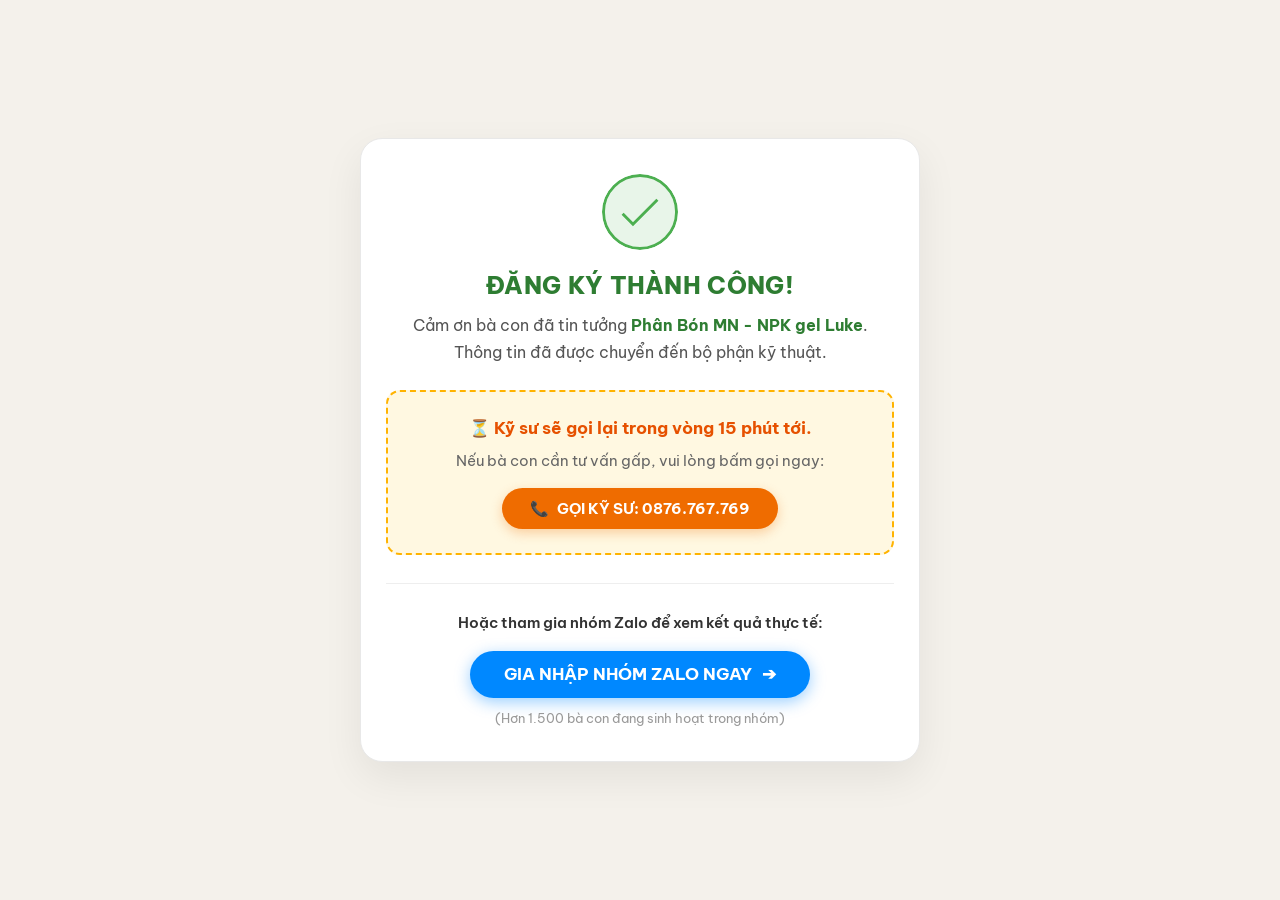
<file: thank-you.html>
<!DOCTYPE html>
<html lang="vi">
<head>
<meta charset="utf-8">
<meta name="viewport" content="width=device-width,initial-scale=1">
<title>Đăng ký thành công – LUKE NPK Nhập Khẩu Mỹ | Phân Bón MN</title>
<meta name="robots" content="noindex">
<link rel="icon" type="image/png" sizes="32x32" href="/favicon-32.png">
<link rel="icon" type="image/png" sizes="16x16" href="/favicon-16.png">
<link rel="apple-touch-icon" sizes="180x180" href="/apple-touch-icon.png">
<link rel="preconnect" href="https://fonts.googleapis.com">
<link rel="preconnect" href="https://fonts.gstatic.com" crossorigin>
<link href="https://fonts.googleapis.com/css2?family=Be+Vietnam+Pro:wght@400;600;700;800&display=swap" rel="stylesheet">
<!-- Google Tag Manager -->
<script>(function(w,d,s,l,i){w[l]=w[l]||[];w[l].push({'gtm.start':
new Date().getTime(),event:'gtm.js'});var f=d.getElementsByTagName(s)[0],
j=d.createElement(s),dl=l!='dataLayer'?'&l='+l:'';j.async=true;j.src=
'https://www.googletagmanager.com/gtm.js?id='+i+dl;f.parentNode.insertBefore(j,f);
})(window,document,'script','dataLayer','GTM-NM2BVD8K');</script>
<!-- End Google Tag Manager -->
<style>
*{box-sizing:border-box}
body{margin:0;padding:24px 16px;min-height:100vh;display:flex;align-items:center;justify-content:center;background:#f4f1eb;font-family:'Be Vietnam Pro',-apple-system,sans-serif}
a:focus-visible,button:focus-visible{outline:3px solid #c9a84c;outline-offset:2px}
@media (prefers-reduced-motion:reduce){*{animation-duration:.001ms!important;animation-iteration-count:1!important}}

.agrizen-thankyou{font-family:'Be Vietnam Pro',-apple-system,sans-serif;text-align:center;width:100%;max-width:560px;margin:0 auto;padding:35px 25px;background:#fff;border-radius:22px;box-shadow:0 15px 40px rgba(0,0,0,.07);border:1px solid #e8e8e8;animation:agFadeIn .6s ease-out}
@keyframes agFadeIn{from{opacity:0;transform:translateY(25px)}to{opacity:1;transform:translateY(0)}}

.ck-wrap{margin-bottom:20px}
.checkmark{width:76px;height:76px;display:block;margin:0 auto;stroke-width:2;stroke:#4caf50;stroke-miterlimit:10;border-radius:50%;box-shadow:inset 0 0 0 #4caf50;animation:agFill .4s ease-in-out .4s forwards,agScale .3s ease-in-out .9s both}
.checkmark__circle{stroke-dasharray:166;stroke-dashoffset:166;stroke-width:2;stroke:#4caf50;fill:none;animation:agStroke .6s cubic-bezier(.65,0,.45,1) forwards}
.checkmark__check{transform-origin:50% 50%;stroke-dasharray:48;stroke-dashoffset:48;animation:agStroke .3s cubic-bezier(.65,0,.45,1) .8s forwards}
@keyframes agStroke{100%{stroke-dashoffset:0}}
@keyframes agScale{0%,100%{transform:none}50%{transform:scale3d(1.1,1.1,1)}}
@keyframes agFill{100%{box-shadow:inset 0 0 0 50px #e8f5e9}}

.ag-title{color:#2e7d32;font-weight:800;text-transform:uppercase;margin:0 0 10px;font-size:24px;line-height:1.3;letter-spacing:.3px}
.ag-sub{font-size:16px;color:#555;line-height:1.7;margin:0 0 24px}
.ag-sub strong{color:#2e7d32}

.ag-hotline{background:#fff8e1;padding:24px 18px;border-radius:14px;margin:24px 0;border:2px dashed #ffb300;text-align:center}
.ag-timer{font-weight:700;color:#e65100;font-size:17px;margin:0 0 8px;line-height:1.5}
.ag-guide{font-size:15px;color:#666;margin:0 0 16px;line-height:1.5}
.ag-btn-call{display:inline-flex;align-items:center;justify-content:center;gap:8px;background:#ef6c00;color:#fff;padding:13px 28px;border-radius:50px;text-decoration:none;font-weight:700;font-size:15px;box-shadow:0 4px 12px rgba(239,108,0,.3);line-height:1}

.ag-hr{border:0;border-top:1px solid #eee;margin:28px 0;height:0}

.ag-zalo-label{font-size:15px;font-weight:600;color:#333;margin:0 0 16px;line-height:1.5}
.ag-btn-zalo{display:inline-flex;align-items:center;justify-content:center;gap:10px;background:#0088ff;color:#fff;padding:15px 34px;border-radius:50px;text-decoration:none;font-weight:700;font-size:17px;box-shadow:0 4px 16px rgba(0,136,255,.4);line-height:1;animation:agPulse 2s infinite}
@keyframes agPulse{0%{transform:scale(.97);box-shadow:0 0 0 0 rgba(0,136,255,.6)}70%{transform:scale(1);box-shadow:0 0 0 14px rgba(0,136,255,0)}100%{transform:scale(.97);box-shadow:0 0 0 0 rgba(0,136,255,0)}}

.ag-note{font-size:13px;color:#999;margin:12px 0 0}

@media (max-width:500px){
  .agrizen-thankyou{padding:25px 14px;border-radius:16px;box-shadow:none;border:none}
  .ag-title{font-size:20px}
  .ag-sub{font-size:15px}
  .ag-btn-call,.ag-btn-zalo{width:100%;padding:13px 16px;font-size:15px}
  .ag-hotline{padding:20px 14px}
}
</style>
</head>
<body>
<!-- Google Tag Manager (noscript) -->
<noscript><iframe src="https://www.googletagmanager.com/ns.html?id=GTM-NM2BVD8K"
height="0" width="0" style="display:none;visibility:hidden"></iframe></noscript>
<!-- End Google Tag Manager (noscript) -->

<div class="agrizen-thankyou">

  <div class="ck-wrap">
    <svg class="checkmark" xmlns="http://www.w3.org/2000/svg" viewBox="0 0 52 52" role="img" aria-label="Đăng ký thành công">
      <circle class="checkmark__circle" cx="26" cy="26" r="25" fill="none"></circle>
      <path class="checkmark__check" fill="none" d="M14.1 27.2l7.1 7.2 16.7-16.8"></path>
    </svg>
  </div>

  <h1 class="ag-title">ĐĂNG KÝ THÀNH CÔNG!</h1>

  <p class="ag-sub">
    Cảm ơn bà con đã tin tưởng <strong>Phân Bón MN - NPK gel Luke</strong>.<br>
    Thông tin đã được chuyển đến bộ phận kỹ thuật.
  </p>

  <div class="ag-hotline">
    <p class="ag-timer">⏳ Kỹ sư sẽ gọi lại trong vòng 15 phút tới.</p>
    <p class="ag-guide">Nếu bà con cần tư vấn gấp, vui lòng bấm gọi ngay:</p>
    <a href="tel:0876767769" class="ag-btn-call">
      <span>📞</span>
      <span>GỌI KỸ SƯ: 0876.767.769</span>
    </a>
  </div>

  <hr class="ag-hr">

  <p class="ag-zalo-label">Hoặc tham gia nhóm Zalo để xem kết quả thực tế:</p>

  <a href="https://zalo.me/0876767769" target="_blank" rel="noopener" class="ag-btn-zalo">
    <span>GIA NHẬP NHÓM ZALO NGAY</span>
    <span>➔</span>
  </a>

  <p class="ag-note">(Hơn 1.500 bà con đang sinh hoạt trong nhóm)</p>

</div>
</body>
</html>
</file>
<file: styles.css>
:root{
  --green-900:#0a3d20;
  --green-700:#166534;
  --green-600:#1a5c35;
  --green-grad:linear-gradient(135deg,#0a3d20 0%,#166534 100%);
  --gold-500:#c9a84c;
  --gold-300:#f0d070;
  --gold-100:#f0dfa0;
  --red-700:#b91c1c;
  --red-900:#7f1d1d;
  --cream-50:#faf8f3;
  --cream-100:#f4f1eb;
  --cream-200:#ddd8ce;
  --ink-900:#0d1f0e;
  --ink-700:#333;
  --ink-500:#888;
}

*,*::before,*::after{box-sizing:border-box;margin:0;padding:0}
html{scroll-behavior:smooth}
body{font-family:'Be Vietnam Pro',sans-serif;background:#fff;max-width:460px;margin:0 auto;color:var(--ink-900);overflow-x:hidden;padding-bottom:92px;-webkit-font-smoothing:antialiased}
input,select,button{font-family:'Be Vietnam Pro',sans-serif}
input[type=radio]{accent-color:var(--green-900);width:20px;height:20px;flex-shrink:0}
img{max-width:100%}
ul{list-style:none}

.sr-only{position:absolute;width:1px;height:1px;padding:0;margin:-1px;overflow:hidden;clip:rect(0,0,0,0);white-space:nowrap;border:0}

/* Visible keyboard focus for every interactive element */
a:focus-visible,button:focus-visible,input:focus-visible,select:focus-visible,summary:focus-visible{
  outline:3px solid var(--gold-500);outline-offset:2px;
}

@media (prefers-reduced-motion:reduce){
  *{animation-duration:.001ms!important;animation-iteration-count:1!important;transition-duration:.001ms!important}
}

@keyframes popIn{0%{transform:scale(.85);opacity:0}100%{transform:scale(1);opacity:1}}
@keyframes fadeSlide{0%{opacity:0;transform:translateY(-8px)}100%{opacity:1;transform:translateY(0)}}
@keyframes blink{0%,100%{opacity:1}50%{opacity:.55}}
@keyframes ticker{0%{transform:translateX(0)}100%{transform:translateX(-50%)}}
@keyframes shimmerGold{0%{background-position:200% center}100%{background-position:-200% center}}
@keyframes shimmerRed{0%{background-position:200% center}100%{background-position:-200% center}}

details>summary{list-style:none;-webkit-appearance:none;cursor:pointer}
details>summary::-webkit-details-marker{display:none}
details>summary>span{display:inline-block;transition:transform .25s ease;font-style:normal}
details[open]>summary>span{transform:rotate(45deg);color:var(--red-700)}
details>div{animation:fadeSlide .22s ease}

/* ───────── Buttons: 2 conversion tiers + 1 quiet secondary ─────────
   .btn-primary  = every "order / get a quote" action (hero, products, combos, popup, main form)
   .btn-urgent   = quick phone-only callback forms (mini form, sticky bar)
   .btn-outline  = quiet secondary links, never competes with the above two */
.btn{display:flex;align-items:center;justify-content:center;gap:8px;width:100%;border:none;border-radius:12px;cursor:pointer;font-weight:800;letter-spacing:.04em;text-transform:uppercase;text-decoration:none;text-align:center;padding:16px}
.btn-sm{padding:13px;font-size:15px;border-radius:10px}
.btn-lg{padding:20px;font-size:20px;border-radius:14px}
.btn-primary{background:linear-gradient(90deg,#9a7530,var(--gold-500),var(--gold-300),#e0b84a,#9a7530);background-size:300% auto;color:var(--green-900);animation:shimmerGold 2.8s linear infinite;box-shadow:0 6px 24px rgba(201,168,76,.4)}
.btn-urgent{background:linear-gradient(90deg,var(--red-900),var(--red-700),#ef4444,var(--red-700),var(--red-900));background-size:300% auto;color:#fff;animation:shimmerRed 2.8s linear infinite}
.btn-outline{background:transparent;border:2px solid rgba(255,255,255,.3);color:rgba(255,255,255,.9);font-weight:700;text-transform:none;letter-spacing:0}
.btn-outline-dark{background:#fff;border:1.5px solid rgba(255,255,255,.3);color:rgba(255,255,255,.85);font-weight:700;text-transform:none;letter-spacing:0;background:transparent}
.submitted{background:var(--green-700)!important;animation:none!important;font-size:15px!important}

/* ───────── Topbar ───────── */
.topbar{position:sticky;top:0;z-index:300;background:var(--green-900);display:flex;align-items:center;justify-content:space-between;padding:13px 16px;gap:10px;border-bottom:3px solid var(--gold-500);box-shadow:0 2px 10px rgba(0,0,0,.35)}
.topbar-brand{color:#fff;line-height:1.3}
.topbar-name{font-size:19px;font-weight:900;letter-spacing:.04em}
.topbar-tag{font-size:12px;color:rgba(255,255,255,.6);font-weight:500;margin-top:1px}
.topbar-call{background:var(--gold-500);color:var(--green-900);padding:12px 18px;border-radius:10px;font-size:16px;font-weight:800;text-decoration:none;white-space:nowrap;letter-spacing:.02em;display:flex;align-items:center;gap:6px}

/* ───────── Ticker ───────── */
.ticker-wrap{background:var(--cream-100);border-bottom:1px solid var(--cream-200);overflow:hidden;padding:11px 0}
.ticker{display:inline-flex;align-items:center;gap:0;animation:ticker 22s linear infinite;white-space:nowrap}
.ticker-item{font-size:13px;font-weight:700;color:var(--ink-700);padding:0 20px}
.ticker-dot{color:var(--gold-500);font-size:16px;font-weight:900}

/* ───────── Hero ───────── */
.hero{background:var(--green-900);padding:0;position:relative;overflow:hidden}
.hero-glow{position:absolute;top:-60px;left:50%;transform:translateX(-50%);width:340px;height:340px;background:radial-gradient(circle,rgba(201,168,76,.22) 0%,transparent 70%);pointer-events:none}
.hero-inner{padding:24px 20px 0}
.badge-pill{display:inline-flex;align-items:center;gap:6px;background:rgba(201,168,76,.18);border:1px solid rgba(201,168,76,.5);color:var(--gold-100);font-size:12px;font-weight:700;letter-spacing:.07em;padding:5px 12px;border-radius:4px;margin-bottom:14px}
.hero-hook{font-size:15px;color:rgba(255,255,255,.7);font-weight:600;margin-bottom:10px;line-height:1.4}
.hero-h1{font-size:28px;font-weight:900;color:#fff;line-height:1.2;margin-bottom:4px;letter-spacing:-.01em}
.hero-h1-big{font-size:52px;font-weight:900;line-height:1;margin-bottom:6px;letter-spacing:-.03em;background:linear-gradient(90deg,var(--gold-300),var(--gold-500),var(--gold-300));-webkit-background-clip:text;-webkit-text-fill-color:transparent;background-clip:text}
.hero-sub{font-size:15px;color:rgba(255,255,255,.75);line-height:1.6;margin-bottom:20px}
.hero-sub strong{color:var(--gold-100);font-weight:800}

.timeline-row{display:flex;gap:0;margin:0 20px 22px;border:2px solid rgba(201,168,76,.4);border-radius:14px;overflow:hidden}
.timeline-item{flex:1;padding:14px 8px;text-align:center;background:rgba(255,255,255,.05);border-right:1px solid rgba(201,168,76,.25)}
.timeline-item:last-child{border-right:none}
.timeline-item--alt{background:rgba(201,168,76,.1)}
.timeline-num{font-size:40px;font-weight:900;color:var(--gold-300);line-height:1}
.timeline-unit{font-size:10px;color:rgba(255,255,255,.6);font-weight:800;letter-spacing:.08em}
.timeline-desc{font-size:13px;color:#fff;margin-top:6px;line-height:1.4;font-weight:600}

.stats-row{display:flex;align-items:stretch;gap:0;margin:0 20px 22px;border-radius:12px;overflow:hidden}
.stat-item{flex:1;padding:12px 6px;text-align:center;background:var(--green-600);border-right:1px solid rgba(255,255,255,.1)}
.stat-item:last-child{border-right:none}
.stat-num{font-size:22px;font-weight:900;color:var(--gold-300);line-height:1}
.stat-label{font-size:11px;color:rgba(255,255,255,.85);margin-top:3px;font-weight:700}

.hero-ctas{padding:0 20px 36px;display:flex;flex-direction:column;gap:10px}
.hero-curve{position:absolute;bottom:-1px;left:0;right:0;height:28px;background:var(--red-700);clip-path:ellipse(55% 100% at 50% 100%)}

/* ───────── Urgency bar ───────── */
.urgency{background:var(--red-700);padding:14px 18px;display:flex;align-items:center;justify-content:space-between;gap:12px}
.urgency-label{font-size:12px;font-weight:700;color:rgba(255,255,255,.8);margin-bottom:4px;letter-spacing:.04em}
.countdown{font-size:32px;font-weight:900;letter-spacing:5px;color:#fff;line-height:1;animation:blink 2s ease-in-out infinite}
.stock-wrap{text-align:right}
.stock-text{font-size:14px;color:rgba(255,255,255,.85);margin-bottom:6px;font-weight:600}
.stock-num{color:var(--gold-100);font-size:18px;font-weight:900}
.stock-bar{background:rgba(255,255,255,.2);border-radius:20px;height:10px;width:110px;overflow:hidden}
.stock-bar-fill{height:100%;background:var(--gold-500);border-radius:20px;width:22%;transition:width .5s}

/* ───────── Section header (icon bar + heading) ───────── */
.section-header{display:flex;align-items:center;gap:10px;padding:24px 20px 14px}
.section-header-bar{width:4px;height:24px;background:var(--gold-500);border-radius:2px;flex-shrink:0}
.section-header h2{font-size:19px;font-weight:800;color:var(--green-900);letter-spacing:.02em;text-transform:uppercase}
.section-rule{height:1px;background:var(--cream-200);margin:0 20px}

/* ───────── Product showcase ───────── */
.showcase{background:var(--green-900);padding:0 0 4px}
.showcase-header{padding:18px 20px 10px;display:flex;align-items:center;gap:10px}
.showcase-header-bar{width:4px;height:22px;background:var(--gold-500);border-radius:2px;flex-shrink:0}
.showcase-header-text{font-size:15px;font-weight:800;color:var(--gold-500);letter-spacing:.06em;text-transform:uppercase}
.showcase-img-wrap{padding:0 14px 14px}
.showcase-img{width:100%;display:block;border-radius:12px;box-shadow:0 4px 20px rgba(0,0,0,.4)}
.showcase-cta-wrap{padding:0 14px 18px}

/* ───────── Comparison table ───────── */
.compare{background:var(--green-900);padding:26px 20px 28px}
.compare-head{text-align:center;margin-bottom:20px}
.compare-title{font-size:22px;font-weight:900;color:var(--gold-500);margin-bottom:5px}
.compare-sub{font-size:15px;color:rgba(255,255,255,.65);line-height:1.5}
.compare-cols{display:grid;grid-template-columns:1fr 1fr;gap:8px;margin-bottom:8px}
.compare-col-head{padding:10px 12px;text-align:center;border-radius:10px 10px 0 0}
.compare-col-head--us{background:var(--gold-500)}
.compare-col-head--them{background:rgba(255,255,255,.1)}
.compare-col-head-title{font-size:15px;font-weight:900;color:var(--green-900)}
.compare-col-head--them .compare-col-head-title{font-weight:700;color:rgba(255,255,255,.6)}
.compare-col-head-sub{font-size:12px;color:rgba(10,61,32,.7);margin-top:2px;font-weight:600}
.compare-col-head--them .compare-col-head-sub{color:rgba(255,255,255,.35);font-weight:400}
.compare-row{display:grid;grid-template-columns:1fr 1fr;gap:8px;margin-bottom:7px}
.compare-cell{border-radius:10px;padding:12px}
.compare-cell--us{background:rgba(201,168,76,.13);border:1.5px solid rgba(201,168,76,.35)}
.compare-cell--them{background:rgba(255,255,255,.05);border:1.5px solid rgba(255,255,255,.1)}
.compare-num{font-size:24px;font-weight:900;line-height:1}
.compare-cell--us .compare-num{color:var(--gold-500)}
.compare-cell--them .compare-num{color:rgba(255,255,255,.35)}
.compare-text{font-size:14px;margin-top:4px;line-height:1.5}
.compare-cell--us .compare-text{color:rgba(255,255,255,.88)}
.compare-cell--them .compare-text{color:rgba(255,255,255,.45)}

/* ───────── Symptom selector ───────── */
.symptom{background:var(--cream-50);padding:22px 20px 20px;border-bottom:2px solid var(--cream-200)}
.symptom-title{font-size:21px;font-weight:900;color:var(--green-900);margin-bottom:5px}
.symptom-sub{font-size:15px;color:var(--ink-500);margin-bottom:16px;line-height:1.45}
.symptom-grid{display:grid;grid-template-columns:1fr 1fr;gap:10px}
.symptom-btn{background:#fff;border:2px solid var(--cream-200);border-radius:14px;padding:16px 12px;cursor:pointer;text-align:left;transition:all .15s}
.symptom-emoji{font-size:30px;margin-bottom:8px}
.sym-title{font-size:16px;font-weight:800;color:var(--green-900);line-height:1.2;margin-bottom:5px}
.sym-desc{font-size:13px;color:var(--ink-500);line-height:1.45}
.symptom-btn.active{background:var(--green-900);border-color:var(--gold-500);transform:scale(1.03)}
.symptom-btn.active .sym-title,.symptom-btn.active .sym-desc{color:#fff}
.symptom-rec{display:none;margin-top:14px;background:linear-gradient(135deg,var(--green-900),var(--green-600));border-radius:14px;padding:16px 18px;animation:fadeSlide .3s ease}
.symptom-rec-label{font-size:15px;font-weight:800;color:var(--gold-500);margin-bottom:7px}
.symptom-rec-text{font-size:15px;color:rgba(255,255,255,.92);line-height:1.65}
.symptom-rec-ctas{display:flex;gap:8px;margin-top:12px}

/* ───────── Products carousel ───────── */
.products-section{background:var(--cream-100);padding:12px 0 4px}
.carousel-hint{text-align:center;font-size:14px;color:var(--ink-500);margin-bottom:12px;font-weight:700;letter-spacing:.04em}
#carousel{display:flex;overflow-x:auto;scroll-snap-type:x mandatory;-webkit-overflow-scrolling:touch;gap:12px;padding:0 20px 14px;scrollbar-width:none}
#carousel::-webkit-scrollbar{display:none}

.product-card{flex:0 0 calc(100% - 40px);scroll-snap-align:start;background:#fff;border-radius:14px;overflow:hidden;border:1px solid var(--cream-200);box-shadow:0 2px 14px rgba(0,0,0,.07);display:flex;flex-direction:column}
.product-media{position:relative;aspect-ratio:4/3;overflow:hidden}
.product-media img{width:100%;height:100%;object-fit:cover;display:block}
.product-media-overlay{position:absolute;inset:0}
.product-badge{position:absolute;top:10px;left:12px;font-size:11px;font-weight:700;letter-spacing:.05em;padding:4px 10px;border-radius:5px}
.product-badge--hot{background:var(--red-700);color:#fff}
.product-badge--bestseller{background:var(--gold-500);color:var(--green-900)}
.product-media-text{position:absolute;bottom:12px;left:14px;right:14px}
.product-formula{font-size:36px;font-weight:900;color:#fff;line-height:1;letter-spacing:-.02em}
.product-usecase{font-size:13px;font-weight:700;color:rgba(255,255,255,.8);margin-top:3px}
.crop-tags{display:flex;gap:5px;margin-top:7px;flex-wrap:wrap}
.crop-tag{background:rgba(255,255,255,.18);color:#fff;font-size:12px;padding:3px 9px;border-radius:20px}

.product-info{padding:14px 16px 16px;flex:1;display:flex;flex-direction:column}
.price-row{display:flex;align-items:center;justify-content:space-between;margin-bottom:12px}
.price-group{display:flex;align-items:baseline;gap:8px}
.price-now{font-size:24px;font-weight:900;color:var(--red-700);line-height:1}
.price-old{font-size:13px;color:#bbb;text-decoration:line-through}
.price-unit{font-size:12px;color:var(--ink-500)}
.price-discount{background:var(--red-700);color:#fff;font-size:13px;font-weight:800;padding:5px 10px;border-radius:6px}
.product-features{display:flex;flex-direction:column;gap:7px;flex:1;margin-bottom:14px}
.product-features li{font-size:14px;color:#333;line-height:1.5;display:flex;gap:8px}
.product-features li::before{content:"→";color:var(--green-900);font-weight:700;flex-shrink:0}

.dots{display:flex;justify-content:center;gap:8px;padding:4px 0 16px}
.dot{width:10px;height:10px;border:none;cursor:pointer;transition:all .2s;padding:0;background:var(--cream-200);border-radius:50%}
.dot.active{background:var(--green-900);width:28px;border-radius:5px}

/* ───────── Combo cards ───────── */
.combo-list{display:flex;flex-direction:column;gap:10px;padding:8px 20px 20px}
.combo-card{border:1.5px solid var(--cream-200);border-radius:14px;overflow:hidden;background:#fff;position:relative}
.combo-card--featured{border:2px solid var(--gold-500);background:#fffaed}
.combo-tag{position:absolute;top:14px;right:14px;font-size:12px;font-weight:800;padding:4px 10px;border-radius:6px;letter-spacing:.05em}
.combo-tag--hot{background:var(--red-700);color:#fff}
.combo-tag--value{background:var(--green-900);color:var(--gold-500)}
.combo-row{display:flex;align-items:center;justify-content:space-between;padding:16px 18px 12px}
.combo-name{font-size:17px;font-weight:800;color:var(--ink-900);margin-bottom:4px}
.combo-detail{font-size:14px;color:var(--ink-500)}
.combo-price{text-align:right}
.combo-price-old{font-size:13px;color:#aaa;text-decoration:line-through;line-height:1.3}
.combo-price-now{font-size:26px;font-weight:900;color:var(--red-700);line-height:1.1}
.combo-save{font-size:13px;color:var(--ink-500);margin-top:2px}
.combo-cta-wrap{padding:0 14px 14px}

/* ───────── Trust badges ───────── */
.trust-section{background:#fff;padding:20px 20px 22px;border-top:1px solid var(--cream-200);border-bottom:1px solid var(--cream-200)}
.trust-grid{display:grid;grid-template-columns:1fr 1fr;gap:10px}
.trust-item{display:flex;align-items:center;gap:10px;padding:13px 14px;background:var(--cream-50);border:1.5px solid var(--cream-200);border-radius:12px}
.trust-icon{font-size:26px;flex-shrink:0}
.trust-title{font-size:14px;font-weight:800;color:var(--green-900);line-height:1.3}
.trust-desc{font-size:12px;color:var(--ink-500);margin-top:2px;line-height:1.4}

/* ───────── Mini form ───────── */
.mini-form{background:var(--cream-50);border-top:1px solid var(--cream-200);border-bottom:1px solid var(--cream-200);padding:20px}
.mini-form-title{font-size:18px;font-weight:800;color:var(--green-900);margin-bottom:14px;line-height:1.4}
.field-input{display:block;width:100%;padding:15px 16px;margin-bottom:12px;border:2px solid var(--cream-200);border-radius:10px;font-size:17px;background:#fff;color:var(--ink-900);outline:none}
.field-input.invalid{border-color:var(--red-700);margin-bottom:4px}
.field-error{display:none;color:var(--red-700);font-size:13px;font-weight:700;margin:-8px 0 10px;line-height:1.4}
.field-error.visible{display:block}

/* ───────── Steps ───────── */
.steps-section{background:var(--green-900);padding:24px 20px 26px}
.steps-title{font-size:22px;font-weight:900;color:var(--gold-500);text-align:center;margin-bottom:18px}
.step-row{display:flex;gap:14px;align-items:flex-start}
.step-icon-col{display:flex;flex-direction:column;align-items:center;gap:0;flex-shrink:0}
.step-icon{width:44px;height:44px;border-radius:50%;background:var(--gold-500);display:flex;align-items:center;justify-content:center;font-size:20px}
.step-connector{width:2px;height:20px;background:rgba(255,255,255,.15)}
.step-body{padding-bottom:18px;flex:1}
.step-body--last{padding-bottom:0;padding-top:10px}
.step-title{font-size:16px;font-weight:800;color:var(--gold-500);margin-bottom:2px}
.step-desc{font-size:15px;color:rgba(255,255,255,.85);line-height:1.55}
.step-desc strong{color:var(--gold-100)}

/* ───────── Proof / video / photos ───────── */
.proof-video-wrap{padding:14px 20px 4px}
.proof-video{border-radius:14px;overflow:hidden;border:2px solid var(--gold-500);box-shadow:0 4px 18px rgba(0,0,0,.12);position:relative;aspect-ratio:1/1;background:#000}
.proof-video iframe,.proof-video-target{position:absolute;inset:0;width:100%;height:100%;border:none}
.proof-video-unmute{position:absolute;bottom:12px;right:12px;z-index:2;background:rgba(0,0,0,.65);color:#fff;border:1px solid rgba(255,255,255,.4);border-radius:20px;padding:8px 14px;font-size:13px;font-weight:700;cursor:pointer}
.proof-video-caption{display:flex;align-items:center;gap:7px;margin-top:10px;padding:10px 12px;background:#f0fdf4;border-radius:10px;border:1px solid #bbf7d0}
.proof-video-caption-title{font-size:13px;font-weight:800;color:var(--green-700)}
.proof-video-caption-sub{font-size:12px;color:#555;margin-top:2px}

.proof-grid{display:grid;grid-template-columns:1fr 1fr;gap:10px;padding:16px 20px 20px}
.proof-photo{border-radius:12px;overflow:hidden;border:1px solid var(--cream-200)}
.proof-photo--wide{grid-column:1/-1}
.proof-photo img{width:100%;height:200px;object-fit:contain;object-position:center;background:var(--cream-100);display:block}
.proof-photo--wide img{height:220px}
.proof-caption{padding:10px 12px;background:var(--cream-50)}
.proof-caption--wide{display:flex;align-items:center;justify-content:space-between;padding:10px 14px}
.proof-name{display:block;font-size:14px;font-weight:700;color:var(--green-900)}
.proof-loc{font-size:13px;color:var(--ink-500)}
.proof-duration{font-size:12px;background:var(--green-900);color:var(--gold-500);padding:4px 10px;border-radius:6px;font-weight:700}

/* ───────── Reviews ───────── */
.reviews-section{background:var(--cream-100);padding:4px 0 6px}
.review-card{margin:0 20px 12px;border:1px solid var(--cream-200);border-radius:12px;padding:16px;background:#fff}
.review-card:last-child{margin-bottom:6px}
.review-head{display:flex;align-items:flex-start;gap:12px;margin-bottom:10px}
.review-avatar{width:44px;height:44px;border-radius:50%;object-fit:cover;object-position:top center;flex-shrink:0;border:2px solid var(--gold-500)}
.review-meta{flex:1}
.review-name{font-size:15px;font-weight:700;color:var(--ink-900)}
.review-loc{font-size:13px;color:var(--ink-500);margin-top:2px}
.review-stars{color:#d97706;font-size:14px;margin-top:2px}
.review-likes{font-size:13px;color:#bbb}
.review-tag{display:inline-block;background:var(--cream-50);border:1px solid var(--cream-200);color:var(--green-900);font-size:13px;font-weight:700;padding:4px 10px;border-radius:5px;margin-bottom:10px}
.review-text{font-size:16px;color:#444;line-height:1.7;font-style:italic}
.review-reply{margin-top:10px;padding:10px 12px;background:var(--cream-100);border-radius:8px;font-size:14px;color:#555;line-height:1.5}
.review-reply strong{color:var(--green-900)}

/* ───────── FAQ ───────── */
.faq-section{background:var(--cream-50);border-top:1px solid var(--cream-200);padding:24px 20px 26px}
.faq-list{display:flex;flex-direction:column;gap:10px}
.faq-item{background:#fff;border:1.5px solid var(--cream-200);border-radius:12px;overflow:hidden}
.faq-question{padding:15px 16px;font-size:16px;font-weight:700;color:var(--green-900);display:flex;align-items:center;justify-content:space-between;gap:10px}
.faq-icon{font-size:18px;color:var(--gold-500);flex-shrink:0;line-height:1}
.faq-answer{padding:12px 16px 15px;font-size:15px;color:#555;line-height:1.7;border-top:1px solid #ebe7e0}
.faq-answer strong{color:var(--green-900)}
.faq-answer strong.warn{color:var(--red-700)}

/* ───────── Main form ───────── */
.form-section{background:var(--red-700);padding:0;border-top:5px solid var(--red-700)}
.form-header{padding:22px 20px 38px}
.form-badge{display:inline-flex;align-items:center;gap:7px;background:rgba(255,255,255,.15);border:1px solid rgba(255,255,255,.3);color:#fff;font-size:13px;font-weight:700;padding:6px 13px;border-radius:20px;margin-bottom:14px}
.form-badge-dot{display:inline-block;width:7px;height:7px;background:#fde68a;border-radius:50%;flex-shrink:0;animation:blink 1.4s ease-in-out infinite}
.form-h2{font-size:26px;font-weight:900;color:#fff;line-height:1.35;margin-bottom:8px}
.form-h2 em{color:#fde68a;font-style:normal}
.form-sub{font-size:14px;color:rgba(255,255,255,.75);line-height:1.5}
.form-card{background:#faf5ea;border-radius:20px 20px 0 0;margin-top:-20px;padding:24px 20px 0}
.form-card .field-input{margin-bottom:12px}
.field-input--accent{border:2px solid var(--green-900);margin-bottom:18px}
.option-list{display:flex;flex-direction:column;gap:10px;margin-bottom:20px}
.option-row{display:flex;align-items:center;gap:14px;padding:16px;border-radius:12px;cursor:pointer;background:#fff;border:1.5px solid #e5e7eb}
.option-row--selected{background:#fefce8;border:2px solid var(--gold-500)}
.option-title{font-size:16px;font-weight:700;color:#111;line-height:1.3}
.option-row--selected .option-title{font-weight:800;color:var(--green-900)}
.option-sub{font-size:14px;color:#888;margin-top:3px}
.option-row--selected .option-sub{color:var(--red-700);font-weight:700}
.form-trust-row{display:flex;justify-content:space-around;margin-bottom:18px;padding:14px;background:#f0fdf4;border-radius:12px;border:1.5px solid #bbf7d0}
.form-trust-item{text-align:center}
.form-trust-icon{font-size:20px;margin-bottom:4px}
.form-trust-label{font-size:11px;color:var(--green-700);font-weight:700}
.form-disclaimer{font-size:12px;color:#bbb;text-align:center;margin-top:12px;padding-bottom:24px;line-height:1.6}

/* ───────── Footer ───────── */
.footer{background:var(--green-900);padding:22px 20px;border-top:3px solid var(--gold-500)}
.footer-brand{font-size:14px;font-weight:800;color:#fff;text-transform:uppercase;letter-spacing:.04em;margin-bottom:16px;line-height:1.5}
.footer-row{display:flex;gap:10px;margin-bottom:10px;align-items:flex-start}
.footer-icon{font-size:17px;flex-shrink:0}
.footer-text{font-size:15px;color:rgba(255,255,255,.75);line-height:1.5}
.footer-text a{color:rgba(255,255,255,.75);text-decoration:none}
.footer-links{display:flex;gap:12px;flex-wrap:wrap;padding-top:14px;border-top:1px solid rgba(255,255,255,.15)}
.footer-links a{font-size:12px;color:rgba(255,255,255,.5);text-decoration:underline}
.footer-copy{font-size:11px;color:rgba(255,255,255,.3);margin-top:12px}

/* ───────── Sticky bar ───────── */
.sticky-bar{position:fixed;bottom:0;left:50%;transform:translateX(-50%);width:100%;max-width:460px;z-index:400;background:var(--green-900);border-top:3px solid var(--gold-500);box-shadow:0 -2px 12px rgba(0,0,0,.25)}
.sticky-bar-inner{display:flex;align-items:center;gap:8px;padding:10px 14px}
.sticky-call{font-size:28px;text-decoration:none;flex-shrink:0}
.sticky-input{flex:1;min-width:0;padding:11px 14px;border:1.5px solid rgba(255,255,255,.25);border-radius:8px;background:rgba(255,255,255,.1);color:#fff;font-size:15px;outline:none;caret-color:#fff}
.sticky-input.invalid{border-color:#ef4444;background:rgba(239,68,68,.15)}
@keyframes shakeError{0%,100%{transform:translateX(0)}25%{transform:translateX(-4px)}75%{transform:translateX(4px)}}
.shake{animation:shakeError .3s ease}
.sticky-bar .btn{width:auto;flex-shrink:0;padding:11px 16px;border-radius:8px;font-size:14px;white-space:nowrap}

@media (max-width:380px){
  .sticky-bar-inner{gap:6px;padding:8px 10px}
  .sticky-call{font-size:22px}
  .sticky-input{padding:10px 8px;font-size:13px}
  .sticky-input::placeholder{font-size:12px}
  .sticky-bar .btn{padding:10px 10px;font-size:11px;letter-spacing:.01em}
}

/* ───────── Popup ───────── */
.popup-overlay{display:none;position:fixed;inset:0;background:rgba(0,0,0,.72);z-index:500;align-items:center;justify-content:center;padding:20px}
.popup-card{background:#fff;border-radius:16px;width:360px;max-width:100%;position:relative;animation:popIn .3s ease}
.popup-close{position:absolute;top:12px;right:14px;font-size:22px;line-height:1;cursor:pointer;color:#bbb;background:none;border:none;font-weight:700;z-index:1}
.popup-head{background:var(--green-900);padding:22px 24px 20px;border-radius:16px 16px 0 0}
.popup-eyebrow{font-size:12px;font-weight:800;color:var(--gold-500);letter-spacing:.08em;margin-bottom:10px}
.popup-title{font-size:40px;font-weight:900;color:#fff;line-height:1.05;letter-spacing:-.01em;margin-bottom:6px}
.popup-price-line{font-size:15px;color:rgba(255,255,255,.75);line-height:1.5}
.popup-price-line strong{color:var(--gold-500);font-size:18px;font-weight:900}
.popup-body{background:#faf5ea;padding:20px 24px 22px;border-radius:0 0 16px 16px}
.popup-social-proof{display:flex;align-items:center;gap:8px;background:#f0fdf4;border:1px solid #bbf7d0;border-radius:8px;padding:10px 12px;margin-bottom:14px}
.popup-avatars{display:flex}
.popup-avatars img{width:28px;height:28px;border-radius:50%;object-fit:cover;object-position:top;border:2px solid #fff;flex-shrink:0;margin-left:-8px}
.popup-avatars img:first-child{margin-left:0}
.popup-social-text{font-size:12px;color:var(--green-700);font-weight:700;line-height:1.4}
.popup-social-text span{color:#d97706}
.popup-call-note{font-size:15px;color:#333;font-weight:700;margin-bottom:12px}
.popup-call-note strong{color:var(--red-700);font-weight:900}
.popup-input{display:block;width:100%;padding:15px 16px;border:2px solid var(--green-900);border-radius:10px;font-size:17px;color:var(--ink-900);outline:none;margin-bottom:12px;background:#fff}
.popup-input.invalid{border-color:var(--red-700);margin-bottom:4px}
.popup-trust-row{display:flex;justify-content:space-around;margin-top:14px}
.popup-trust-row div{font-size:12px;color:#666;font-weight:600}
</file>
<file: site/styles.css>
*,*::before,*::after{box-sizing:border-box;margin:0;padding:0}
html{scroll-behavior:smooth}
body{font-family:'Be Vietnam Pro',sans-serif;background:#fff;max-width:460px;margin:0 auto;color:#0d1f0e;overflow-x:hidden;padding-bottom:92px;-webkit-font-smoothing:antialiased}
input,select,button{font-family:'Be Vietnam Pro',sans-serif}
input[type=radio]{accent-color:#0a3d20;width:20px;height:20px;flex-shrink:0}
img{max-width:100%}

@keyframes glow{0%,100%{box-shadow:0 0 0 0 rgba(201,168,76,0)}50%{box-shadow:0 0 0 12px rgba(201,168,76,.3)}}
@keyframes popIn{0%{transform:scale(.85);opacity:0}100%{transform:scale(1);opacity:1}}
@keyframes fadeSlide{0%{opacity:0;transform:translateY(-8px)}100%{opacity:1;transform:translateY(0)}}
@keyframes blink{0%,100%{opacity:1}50%{opacity:.55}}
@keyframes ticker{0%{transform:translateX(0)}100%{transform:translateX(-50%)}}
@keyframes shimmerGold{0%{background-position:200% center}100%{background-position:-200% center}}
@keyframes shimmerRed{0%{background-position:200% center}100%{background-position:-200% center}}
@keyframes ringGold{0%{box-shadow:0 4px 18px rgba(201,168,76,.55),0 0 0 0 rgba(201,168,76,.65)}70%{box-shadow:0 4px 18px rgba(201,168,76,.55),0 0 0 16px rgba(201,168,76,0)}100%{box-shadow:0 4px 18px rgba(201,168,76,.55),0 0 0 0 rgba(201,168,76,0)}}
@keyframes ringRed{0%{box-shadow:0 4px 18px rgba(185,28,28,.5),0 0 0 0 rgba(185,28,28,.6)}70%{box-shadow:0 4px 18px rgba(185,28,28,.5),0 0 0 16px rgba(185,28,28,0)}100%{box-shadow:0 4px 18px rgba(185,28,28,.5),0 0 0 0 rgba(185,28,28,0)}}
@keyframes arrowSlide{0%,100%{transform:translateX(0)}50%{transform:translateX(5px)}}
@keyframes btnFloat{0%,100%{transform:translateY(0)}50%{transform:translateY(-2px)}}

details>summary{list-style:none;-webkit-appearance:none;cursor:pointer}
details>summary::-webkit-details-marker{display:none}
details>summary>span{display:inline-block;transition:transform .25s ease;font-style:normal}
details[open]>summary>span{transform:rotate(45deg);color:#b91c1c}
details>div{animation:fadeSlide .22s ease}

/* Buttons that use the gold/red shimmer treatment */
.btn-gold-shimmer{background:linear-gradient(90deg,#9a7530,#c9a84c,#f0d070,#e0b84a,#9a7530);background-size:300% auto;color:#0a3d20;animation:shimmerGold 2.8s linear infinite}
.btn-gold-pulse{animation:shimmerGold 2.8s linear infinite,ringGold 2.2s ease-out infinite}
.btn-red-shimmer{background:linear-gradient(90deg,#7f1d1d,#b91c1c,#ef4444,#b91c1c,#7f1d1d);background-size:300% auto;color:#fff;animation:shimmerRed 2.8s linear infinite,ringRed 2.2s ease-out infinite}
.btn-arrow{display:inline-block;animation:arrowSlide 1.2s ease-in-out infinite}
.btn-float{animation:btnFloat 2.5s ease-in-out infinite}

/* Symptom / product buttons highlighted state */
[data-sym-btn].active{background:#0a3d20!important;border-color:#c9a84c!important;transform:scale(1.03)}
[data-sym-btn].active .sym-title,[data-sym-btn].active .sym-desc{color:#fff!important}

#carousel{scrollbar-width:none}
#carousel::-webkit-scrollbar{display:none}

[data-dot].active{background:#0a3d20;width:28px;border-radius:5px}
[data-dot]:not(.active){background:#ddd8ce;width:10px;border-radius:50%}

.submitted{background:#166534!important;animation:none!important;font-size:15px!important}
</file>
